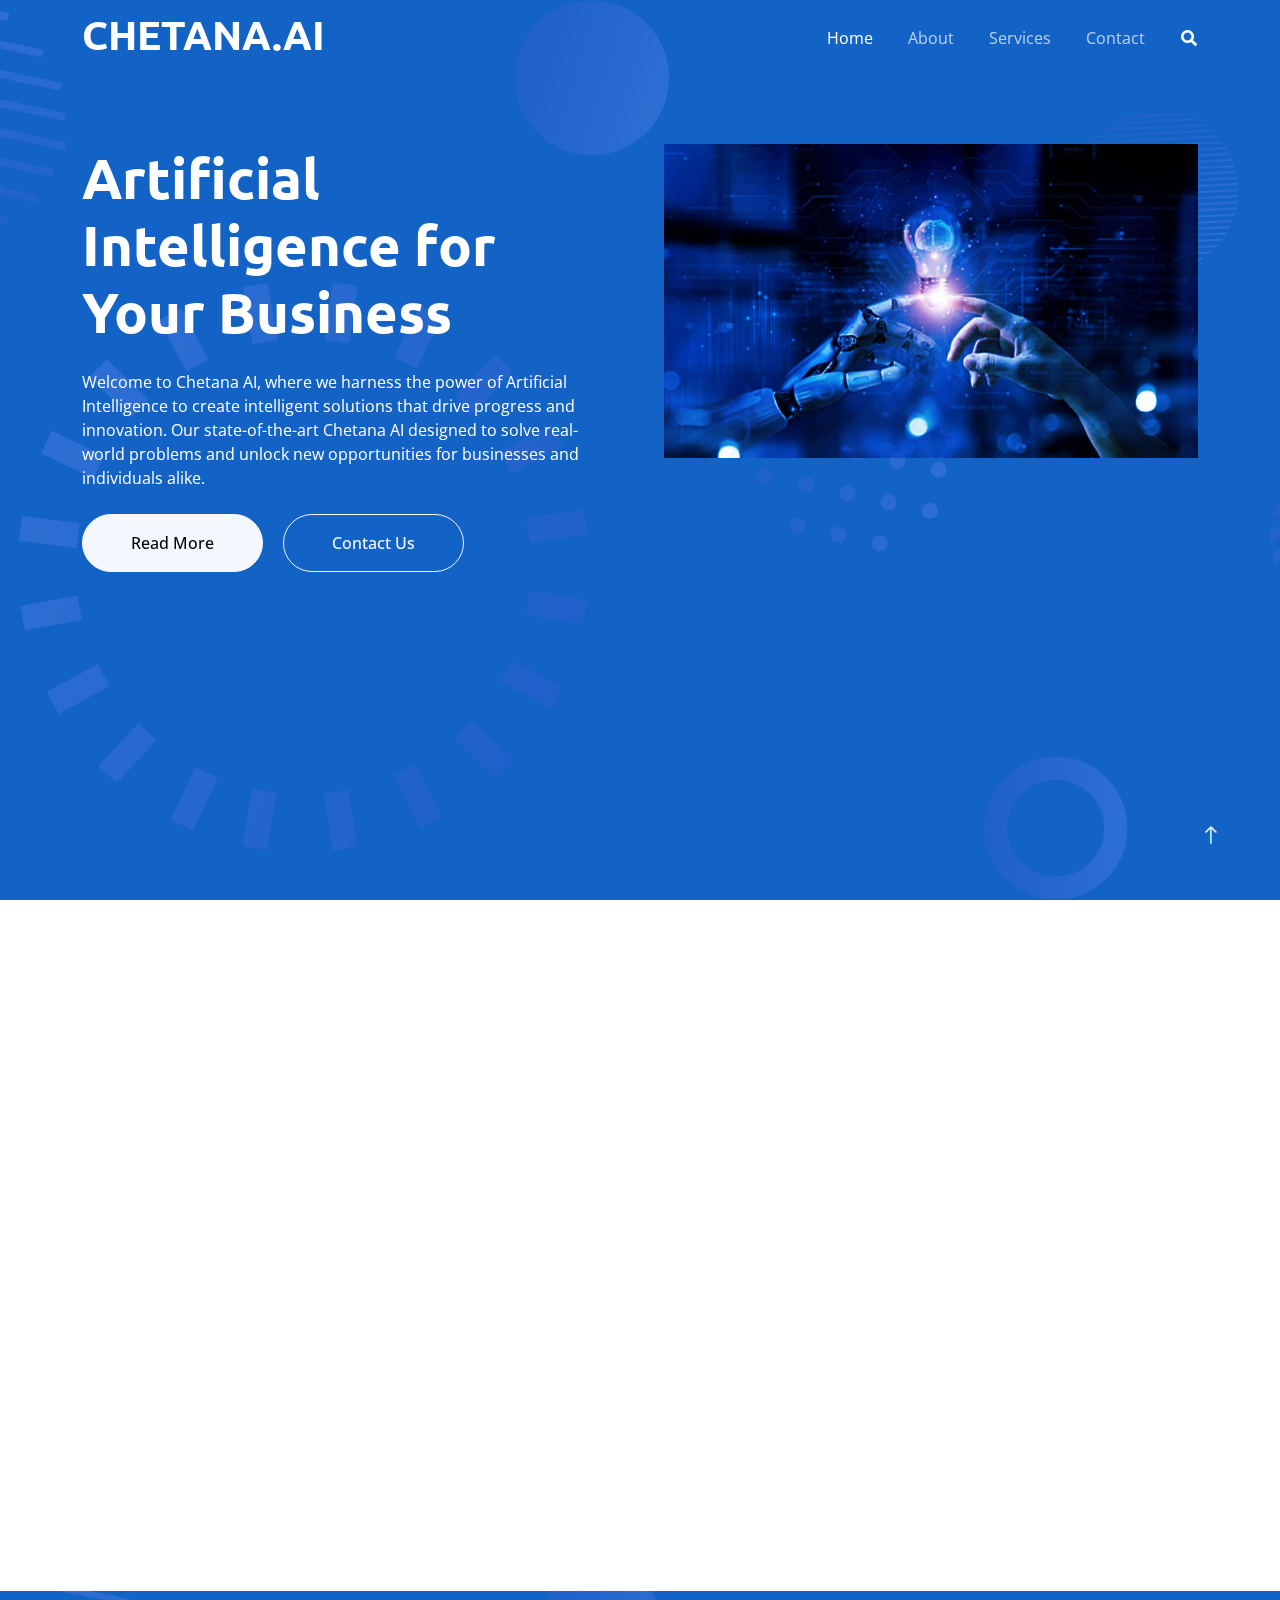
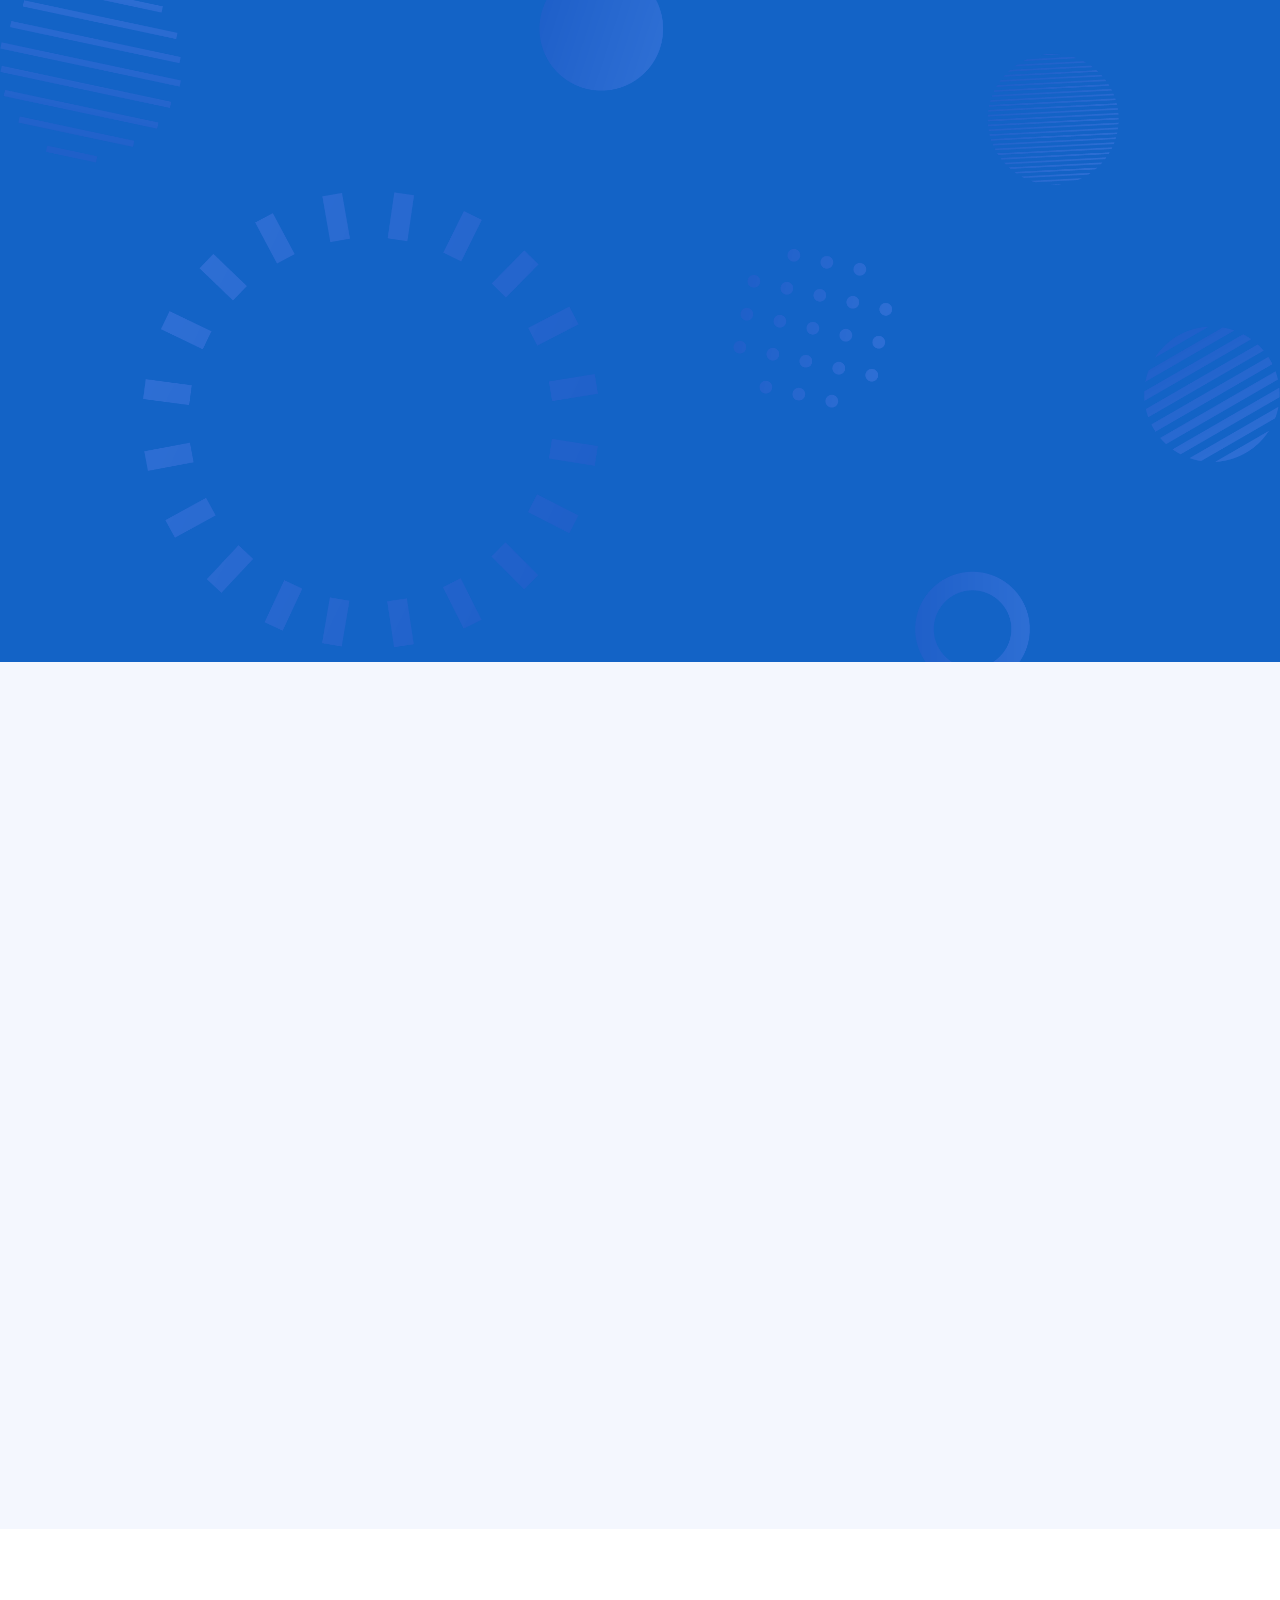
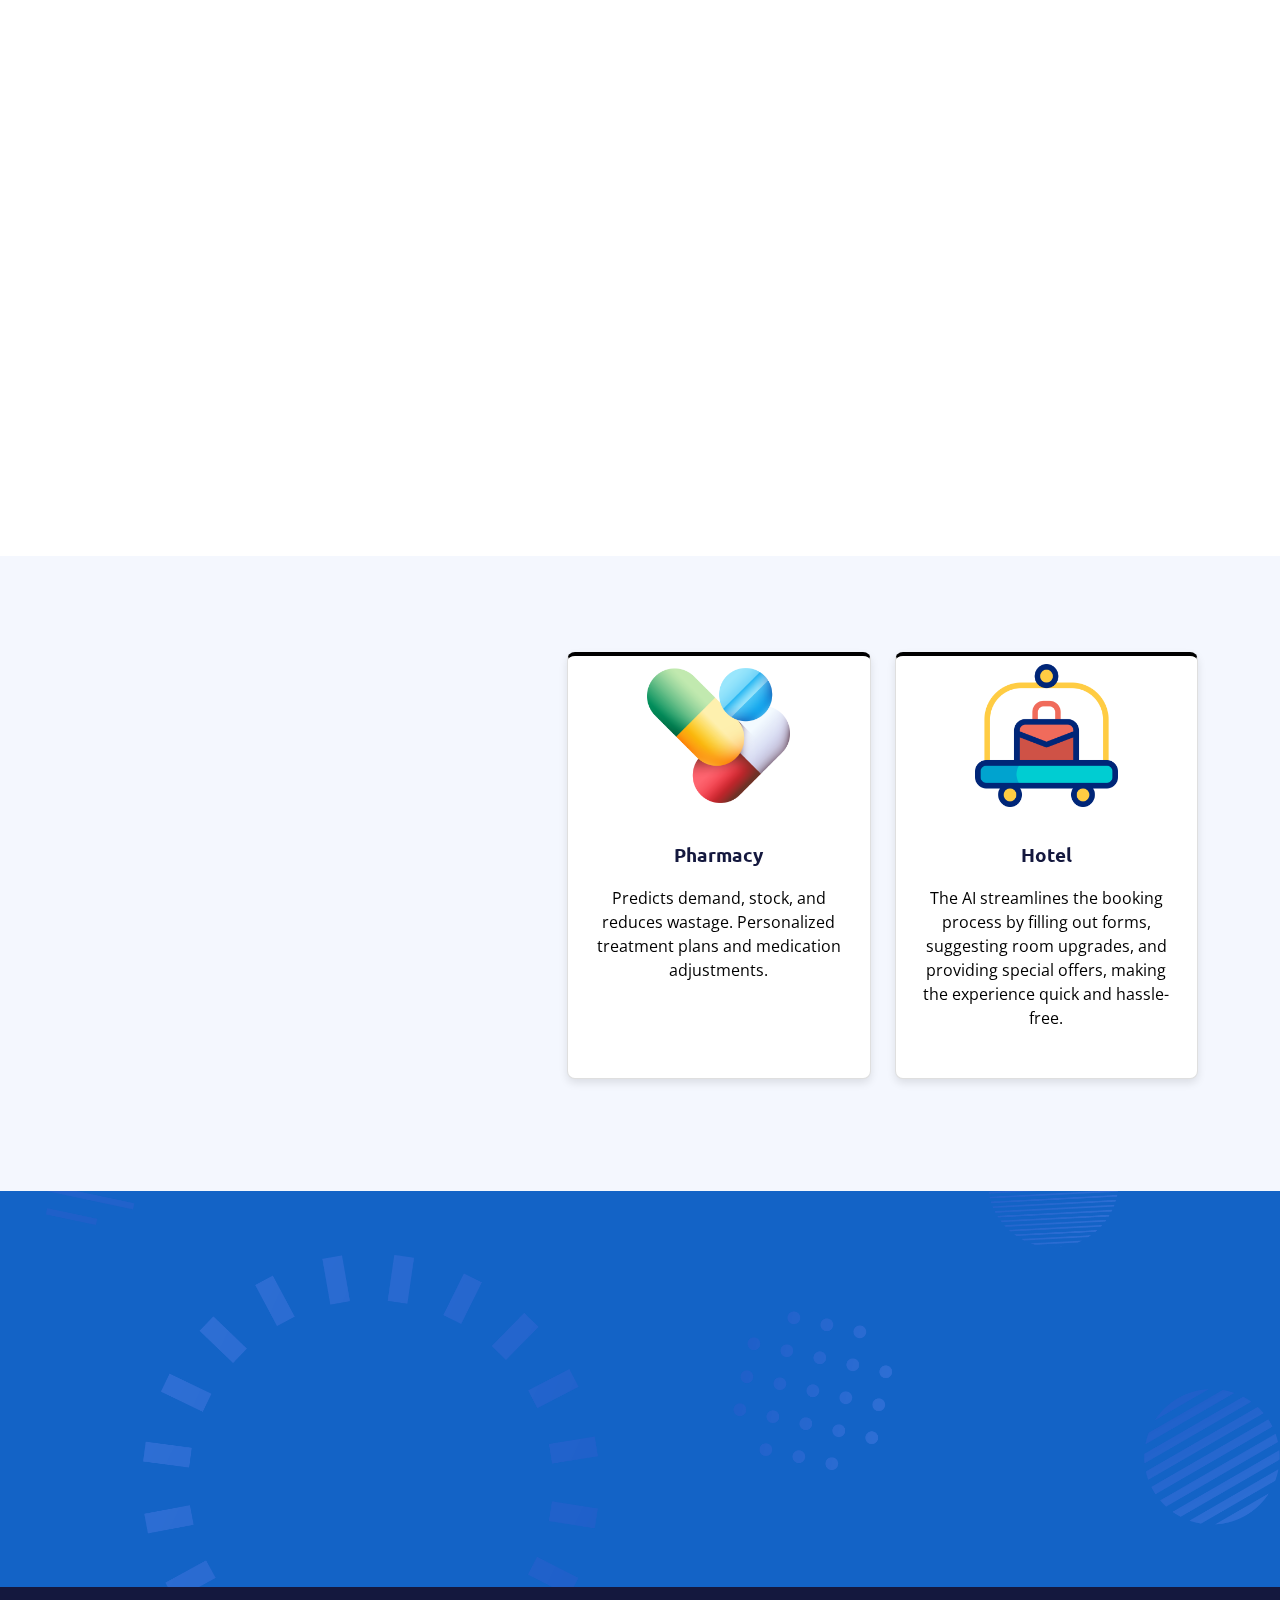
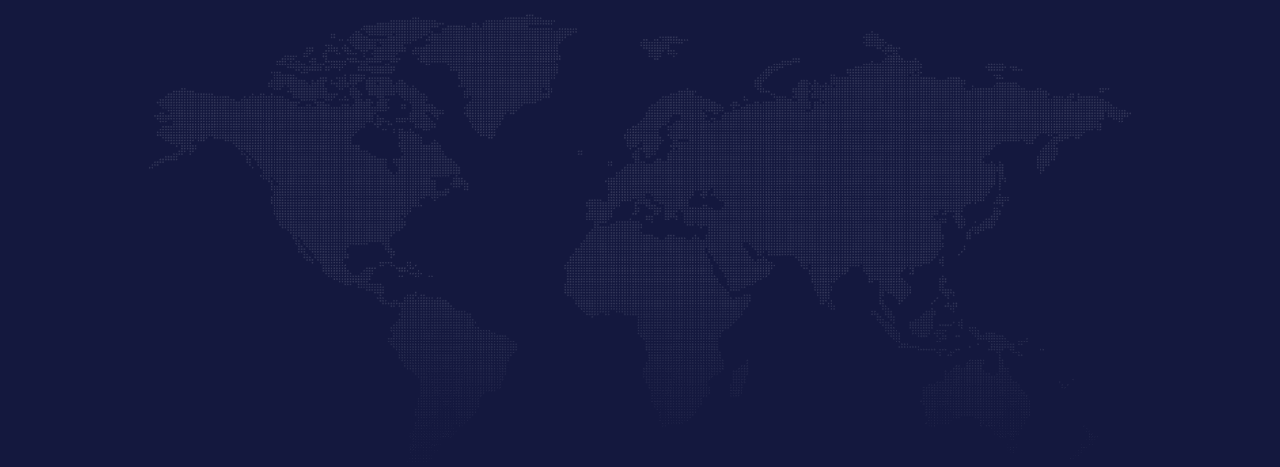
<file: index.html>
<!DOCTYPE html>
<html lang="en">

<head>
  <meta charset="utf-8" />
  <title>CHETANA-AI</title>
  <meta content="width=device-width, initial-scale=1.0" name="viewport" />
  <meta content="" name="keywords" />
  <meta content="" name="description" />

  <!-- Favicon -->
  <link href="img/favicon.ico" rel="icon" />

  <!-- Google Web Fonts -->
  <link rel="preconnect" href="https://fonts.googleapis.com" />
  <link rel="preconnect" href="https://fonts.gstatic.com" crossorigin />
  <link href="https://fonts.googleapis.com/css2?family=Open+Sans:wght@400;600&family=Ubuntu:wght@500;700&display=swap"
    rel="stylesheet" />

  <!-- Icon Font Stylesheet -->
  <link href="https://cdnjs.cloudflare.com/ajax/libs/font-awesome/5.10.0/css/all.min.css" rel="stylesheet" />
  <link href="https://cdn.jsdelivr.net/npm/bootstrap-icons@1.4.1/font/bootstrap-icons.css" rel="stylesheet" />

  <!-- Libraries Stylesheet -->
  <link href="lib/animate/animate.min.css" rel="stylesheet" />
  <link href="lib/owlcarousel/assets/owl.carousel.min.css" rel="stylesheet" />

  <!-- Customized Bootstrap Stylesheet -->
  <link href="css/bootstrap.min.css" rel="stylesheet" />

  <!-- Template Stylesheet -->
  <link href="css/style.css" rel="stylesheet" />
</head>

<body>
  <!-- Spinner Start -->
  <div id="spinner"
    class="show bg-white position-fixed translate-middle w-100 vh-100 top-50 start-50 d-flex align-items-center justify-content-center">
    <div class="spinner-grow text-primary" style="width: 3rem; height: 3rem" role="status">
      <span class="sr-only">Loading...</span>
    </div>
  </div>
  <!-- Spinner End -->

  <!-- Navbar Start -->
  <div class="container-fluid sticky-top">
    <div class="container">
      <nav class="navbar navbar-expand-lg navbar-dark p-0">
        <a href="index.html" class="navbar-brand">
          <h1 class="text-white">
            CHETANA<span class="text-white">.</span>AI
          </h1>
        </a>
        <button type="button" class="navbar-toggler ms-auto me-0" data-bs-toggle="collapse"
          data-bs-target="#navbarCollapse">
          <span class="navbar-toggler-icon"></span>
        </button>
        <div class="collapse navbar-collapse" id="navbarCollapse">
          <div class="navbar-nav ms-auto">
            <a href="index.html" class="nav-item nav-link active">Home</a>
            <a href="about.html" class="nav-item nav-link">About</a>
            <a href="service.html" class="nav-item nav-link">Services</a>
            <!-- <a href="project.html" class="nav-item nav-link">Projects</a> -->
            <a href="contact.html" class="nav-item nav-link">Contact</a>
            <!-- <div class="nav-item dropdown">
                            <a href="#" class="nav-link dropdown-toggle" data-bs-toggle="dropdown">Pages</a>
                            <div class="dropdown-menu bg-light mt-2">
                                <a href="feature.html" class="dropdown-item">Features</a>
                                <a href="team.html" class="dropdown-item">Our Team</a>
                                <a href="faq.html" class="dropdown-item">FAQs</a>
                                <a href="testimonial.html" class="dropdown-item">Testimonial</a>
                                <a href="404.html" class="dropdown-item">404 Page</a>
                            </div>
                        </div>  -->
          </div>
          <butaton type="button" class="btn text-white p-0 d-none d-lg-block" data-bs-toggle="modal"
            data-bs-target="#searchModal"><i class="fa fa-search"></i></butaton>
        </div>
      </nav>
    </div>
  </div>
  <!-- Navbar End -->

  <!-- Hero Start -->

  <style>
    .hero-header {
      min-height: 100vh;
      /* Adjust the height as needed */
    }
    

    </style>

  <div class="container-fluid pt-5 bg-primary hero-header mb-5">
    <div class="container pt-5" >
      <div class="row g-5 pt-5 hero-first-container" >
        <div class="col-lg-6 text-center text-lg-start mb-lg-5 hero-left">
          <!-- <div class="btn btn-sm border rounded-pill text-white px-3 mb-3 animated slideInRight">AI.Tech</div> -->
          <h1 class="display-4 text-white mb-4 animated slideInRight">
            Artificial Intelligence for Your Business
          </h1>
          <p class="text-white mb-4 animated slideInRight">
            Welcome to Chetana AI, where we harness the power of Artificial
            Intelligence to create intelligent solutions that drive progress
            and innovation. Our state-of-the-art Chetana AI designed to solve
            real-world problems and unlock new opportunities for businesses
            and individuals alike.
          </p>
          <a href="about.html" class="btn btn-light py-sm-3 px-sm-5 rounded-pill me-3 animated slideInRight">Read
            More</a>
          <a href="contact.html"
            class="btn btn-outline-light py-sm-3 px-sm-5 rounded-pill animated slideInRight">Contact Us</a>
        </div>
        <style>
          .transparent-image {
            opacity: 1.2;
            /* Adjust the opacity as needed */
            mix-blend-mode: hard-light;
            /* Adjust blend mode as needed */
            transition: opacity 0.3s ease;
            /* min-height: 100vh ; */
            /* min-width: 50vh; */
          }

          .transparent-image:hover {
            opacity: 0.9;
            /* Optionally change opacity on hover */
          }
        </style>
        <div class="col-lg-6 text-center text-lg-end hero-right">
          <img class="img-fluid transparent-image" src="img/image1robo.jpg" alt="" />
          <!-- old one <img class="img-fluid" src="img/image1robo.jpg" alt="" /> -->
        </div>
      </div>
    </div>
  </div>
  <!-- Hero End -->

  <!-- Full Screen Search Start -->
  <div class="modal fade" id="searchModal" tabindex="-1">
    <div class="modal-dialog modal-fullscreen">
      <div class="modal-content" style="background: rgba(20, 24, 62, 0.7)">
        <div class="modal-header border-0">
          <button type="button" class="btn btn-square bg-white btn-close" data-bs-dismiss="modal"
            aria-label="Close"></button>
        </div>
        <div class="modal-body d-flex align-items-center justify-content-center">
          <div class="input-group" style="max-width: 600px">
            <input type="text" class="form-control bg-transparent border-light p-3" placeholder="Type search keyword" />
            <button class="btn btn-light px-4">
              <i class="bi bi-search"></i>
            </button>
          </div>
        </div>
      </div>
    </div>
  </div>
  <!-- Full Screen Search End -->

  <!-- About Start -->
  <div class="container-fluid py-5">
    <div class="container">
      <div class="row g-5 align-items-center">
        <div class="col-lg-6 wow fadeIn" data-wow-delay="0.1s">
          <div class="about-img">
            <img class="img-fluid" src="img/newabout.jpg" />
          </div>
        </div>
        <div class="col-lg-6 wow fadeIn" data-wow-delay="0.5s">
          <div class="btn btn-sm border rounded-pill text-primary px-3 mb-3">
            About Us
          </div>
          <h1 class="mb-4">
            We Make Your Business Smarter with Artificial Intelligence
          </h1>
          <p class="mb-4">
            At AI Innovators, our mission is to advance the capabilities of AI
            to benefit humanity. We strive to push the boundaries of what's
            possible, developing AI systems that are ethical, transparent, and
            impactful.
          </p>
          <p class="mb-4">
            Our team is composed of leading experts in machine learning, data
            science, and artificial intelligence. With diverse backgrounds and
            a shared passion for innovation, we work collaboratively to bring
            the latest AI advancements to life.
          </p>
          <div class="row g-3">
            <div class="col-sm-6">
              <h6 class="mb-3">
                <i class="fa fa-check text-primary me-2"></i>Convenient
              </h6>
              <h6 class="mb-0">
                <i class="fa fa-check text-primary me-2"></i>Professional
                Staff
              </h6>
            </div>
            <div class="col-sm-6">
              <h6 class="mb-3">
                <i class="fa fa-check text-primary me-2"></i>24/7 Support
              </h6>
              <h6 class="mb-0">
                <i class="fa fa-check text-primary me-2"></i>Fair Prices
              </h6>
            </div>
          </div>
          <div class="d-flex align-items-center mt-4">
            <a class="btn btn-primary rounded-pill px-4 me-3" href="about.html">Read More</a>
            <!-- <a class="btn btn-outline-primary btn-square me-3" href=""
                ><i class="fab fa-facebook-f"></i
              ></a>
              <a class="btn btn-outline-primary btn-square me-3" href=""
                ><i class="fab fa-twitter"></i
              ></a>
              <a class="btn btn-outline-primary btn-square me-3" href=""
                ><i class="fab fa-instagram"></i
              ></a>
              <a class="btn btn-outline-primary btn-square" href=""
                ><i class="fab fa-linkedin-in"></i
              ></a> -->
          </div>
        </div>
      </div>
    </div>
  </div>
  <!-- About End -->

  <!-- Service Start -->
  <!-- <div class="container-fluid bg-light mt-5 py-5">
      <div class="container py-5">
        <div class="row g-5 align-items-center">
          <div class="col-lg-5 wow fadeIn" data-wow-delay="0.1s">
            <div class="btn btn-sm border rounded-pill text-primary px-3 mb-3">
              Our Services
            </div>
            <h1 class="mb-4">Our Excellent AI Solutions for Your Business</h1>
            <p class="mb-4">
              Our AI consulting services help businesses identify opportunities
              to leverage AI for growth and efficiency. From strategy
              development to implementation, we provide end-to-end support to
              ensure success.
            </p>
            <a class="btn btn-primary rounded-pill px-4" href="">Read More</a>
          </div>
          <div class="col-lg-7">
            <div class="row g-4">
              <div class="col-md-6">
                <div class="row g-4">
                  <div class="col-12 wow fadeIn" data-wow-delay="0.1s">
                    <div
                      class="service-item d-flex flex-column justify-content-center text-center rounded"
                    >
                      <div class="service-icon btn-square">
                        <i class="fa fa-robot fa-2x"></i>
                      </div>
                      <h5 class="mb-3">Robotic Automation</h5>
                      <p>
                        Revolutionizing industries by enhancing efficiency,
                        accuracy, and productivity by reducing human error and
                        operational costs.
                      </p>
                      <a class="btn px-3 mt-auto mx-auto" href="">Read More</a>
                    </div>
                  </div>
                  <div class="col-12 wow fadeIn" data-wow-delay="0.5s">
                    <div
                      class="service-item d-flex flex-column justify-content-center text-center rounded"
                    >
                      <div class="service-icon btn-square">
                        <i class="fa fa-power-off fa-2x"></i>
                      </div>
                      <h5 class="mb-3">Machine learning</h5>
                      <p>
                        Enables systems to learn and improve from experience
                        without explicit programming.
                      </p>
                      <a class="btn px-3 mt-auto mx-auto" href="">Read More</a>
                    </div>
                  </div>
                </div>
              </div>
              <div class="col-md-6 pt-md-4">
                <div class="row g-4">
                  <div class="col-12 wow fadeIn" data-wow-delay="0.3s">
                    <div
                      class="service-item d-flex flex-column justify-content-center text-center rounded"
                    >
                      <div class="service-icon btn-square">
                        <i class="fa fa-graduation-cap fa-2x"></i>
                      </div>
                      <h5 class="mb-3">Education & Science</h5>
                      <p>
                        Transforming education by providing personalized
                        learning experiences tailored to each student's needs.
                        Accelerates research and discovery by analyzing vast
                        amounts of data quickly and accurately.
                      </p>
                      <a class="btn px-3 mt-auto mx-auto" href="">Read More</a>
                    </div>
                  </div>
                  <div class="col-12 wow fadeIn" data-wow-delay="0.7s">
                    <div
                      class="service-item d-flex flex-column justify-content-center text-center rounded"
                    >
                      <div class="service-icon btn-square">
                        <i class="fa fa-brain fa-2x"></i>
                      </div>
                      <h5 class="mb-3">Predictive Analysis</h5>
                      <p>
                        Enhances predictive analysis by leveraging advanced
                        machine learning algorithms to analyze historical data
                        and identify trends and patterns.
                      </p>
                      <a class="btn px-3 mt-auto mx-auto" href="">Read More</a>
                    </div>
                  </div>
                </div>
              </div>
            </div>
          </div>
        </div>
      </div> -->
  <!-- </div> -->
  <!-- Service End -->

  <!-- Feature Start -->
  <div class="container-fluid bg-primary feature pt-5">
    <div class="container pt-5">
      <div class="row g-5">
        <div class="col-lg-6 align-self-center mb-md-5 pb-md-5 wow fadeIn" data-wow-delay="0.3s">
          <div class="btn btn-sm border rounded-pill text-white px-3 mb-3">
            OUR PRODUCTS
          </div>
          <style>
            .icon-box{
              min-width: 30px !important;
              height: 30px !important;
              margin-right: 10px;
            }
          </style>
          <h1 class="text-white mb-4">TECHMATE</h1>
          <p class="text-light mb-4">Your Learning Buddy</p>
          <div class="d-flex align-items-center text-white mb-3">
            <div class="btn-sm-square bg-white text-primary rounded-circle me-3 icon-box">
              <i class="fa fa-check"></i>
            </div>
            <span>
              Tailored Tools for Students and Educators
            </span>
          </div>
          <div class="d-flex align-items-center text-white mb-3">
            <div class="btn-sm-square bg-white text-primary rounded-circle me-3 icon-box">
              <i class="fa fa-check"></i>
            </div>
            <span>
              Real-Time Chat Interface that answers to computer science
              queries instantly.
            </span>
          </div>
          <div class="d-flex align-items-center text-white mb-3">
            <div class="btn-sm-square bg-white text-primary rounded-circle me-3 icon-box">
              <i class="fa fa-check"></i>
            </div>
            <span>Code Transpiler to translate and optimize code across multiple
              programming languages.</span>
          </div>
          <div class="d-flex align-items-center text-white mb-3">
            <div class="btn-sm-square bg-white text-primary rounded-circle me-3 icon-box">
              <i class="fa fa-check"></i>
            </div>
            <span>Mock Interview Simulator for practicing job-specific AI
              interviews with role-specific questions.</span>
          </div>
          <div class="row g-4 pt-3">
            <div class="col-sm-6">
              <a class="btn btn-outline-light py-sm-3 px-sm-5 rounded-pill animated slideInRight"
                href="https://techmatebot.com" target="_blank">Demo</a>
              <!-- <div class="d-flex rounded p-3" style="background: rgba(256, 256, 256, 0.1);">
                                <i class="fa fa-users fa-3x text-white"></i>
                                <div class="ms-3">
                                    <h2 class="text-white mb-0" data-toggle="counter-up">9999</h2>
                                    <p class="text-white mb-0">Happy Clients</p>
                                </div>
                            </div> -->
            </div>
            <div class="col-sm-6">
              <!-- <div class="d-flex rounded p-3" style="background: rgba(256, 256, 256, 0.1);"> -->
              <!-- <i class="fa fa-check fa-3x text-white"></i> -->
              <!-- <div class="ms-3">
                                    <h2 class="text-white mb-0" data-toggle="counter-up">9999</h2>
                                    <p class="text-white mb-0">Project Complete</p>
                                </div> -->
              <!-- </div> -->
            </div>
          </div>
        </div>
        <div class="col-lg-6 align-self-end text-center text-md-end wow fadeIn" data-wow-delay="0.5s">
          <img class="img-fluid" src="img/feature.png" alt="" />
        </div>
      </div>
    </div>
  </div>
  <!-- Feature End -->

  <!-- Case Start -->
  <div class="container-fluid bg-light py-5">
    <div class="container py-5">
      <div class="mx-auto text-center wow fadeIn" data-wow-delay="0.1s" style="max-width: 500px">
        <div class="btn btn-sm border rounded-pill text-primary px-3 mb-3">
          Insights
        </div>
        <h1 class="mb-4">Explore Our Recent AI TECHMATE</h1>
      </div>
      <div class="row g-4">
        <div class="col-lg-4 wow fadeIn" data-wow-delay="0.3s">
          <div class="case-item position-relative overflow-hidden rounded mb-2">
            <img class="img-fluid transpiler" src="img/transpiler_new.png" alt="Transpiler" />
            <a class="case-overlay text-decoration-none" href="">
              <small>Transpiler</small>
              <h5 class="lh-base text-white mb-3">
                Translates code from one language to another.
              </h5>
            </a>
          </div>
        </div>
        <style>
          .transpiler {
              height: 100%;
              width: 100%;
              object-fit: cover; /* Ensures the image covers the entire box */
          }
          .case-item {
              height: 500px; /* Ensure consistent height for each box */
          }
      </style>
        <div class="col-lg-4 wow fadeIn" data-wow-delay="0.5s">
          <div class="case-item position-relative overflow-hidden rounded mb-2">
            <img class="img-fluid transpiler" src="img/chat.png" alt="ChatBot" />
            <a class="case-overlay text-decoration-none" href="">
              <small>ChatBot</small>
              <h5 class="lh-base text-white mb-3">
                Answers all queries related to computer science.
              </h5>
            </a>
          </div>
        </div>
        <div class="col-lg-4 wow fadeIn" data-wow-delay="0.7s">
          <div class="case-item position-relative overflow-hidden rounded mb-2">
            <img class="img-fluid transpiler" src="img/interview.png" alt="Mock Interview" />
            <a class="case-overlay text-decoration-none" href="">
              <small>Mock Interview</small>
              <h5 class="lh-base text-white mb-3">
                Prepares for real-time interview experience with the help of AI.
              </h5>
            </a>
          </div>
        </div>
      </div>
    </div>
  </div>
  <!-- Case End -->

  <!-- FAQs Start -->
  <div class="container-fluid py-5">
    <div class="container py-5">
      <div class="mx-auto text-center wow fadeIn" data-wow-delay="0.1s" style="max-width: 500px">
        <div class="btn btn-sm border rounded-pill text-primary px-3 mb-3">
          Popular FAQs
        </div>
        <h1 class="mb-4">Frequently Asked Questions</h1>
      </div>
      <div class="row">
        <div class="col-lg-6">
          <div class="accordion" id="accordionFAQ1">
            <div class="accordion-item wow fadeIn" data-wow-delay="0.1s">
              <h2 class="accordion-header" id="headingOne">
                <button class="accordion-button collapsed" type="button" data-bs-toggle="collapse"
                  data-bs-target="#collapseOne" aria-expanded="false" aria-controls="collapseOne">
                  How do I get started with Chetana AI?
                </button>
              </h2>
              <div id="collapseOne" class="accordion-collapse collapse" aria-labelledby="headingOne"
                data-bs-parent="#accordionFAQ1">
                <div class="accordion-body">
                  To get started with Chetana AI, you can contact our sales team for a consultation. We will guide you
                  through the process of integrating and leveraging Chetana AI for your business needs.
                </div>
              </div>
            </div>
            <div class="accordion-item wow fadeIn" data-wow-delay="0.2s">
              <h2 class="accordion-header" id="headingTwo">
                <button class="accordion-button collapsed" type="button" data-bs-toggle="collapse"
                  data-bs-target="#collapseTwo" aria-expanded="false" aria-controls="collapseTwo">
                  How does AI benefit businesses?
                </button>
              </h2>
              <div id="collapseTwo" class="accordion-collapse collapse" aria-labelledby="headingTwo"
                data-bs-parent="#accordionFAQ1">
                <div class="accordion-body">
                  AI can automate repetitive tasks, analyze large sets of data
                  to gain insights, improve customer experiences through
                  personalized services, and enhance decision-making processes
                  by providing predictive analytics.
                </div>
              </div>
            </div>
            <div class="accordion-item wow fadeIn" data-wow-delay="0.3s">
              <h2 class="accordion-header" id="headingThree">
                <button class="accordion-button collapsed" type="button" data-bs-toggle="collapse"
                  data-bs-target="#collapseThree" aria-expanded="false" aria-controls="collapseThree">
                  How can Chetana AI help in the pharmacy industry?
                </button>
              </h2>
              <div id="collapseThree" class="accordion-collapse collapse" aria-labelledby="headingThree"
                data-bs-parent="#accordionFAQ1">
                <div class="accordion-body">
                  Chetana AI revolutionizes pharmacy operations by enhancing
                  efficiency and accuracy in predicting demand, optimizing
                  stock levels, and reducing wastage. It also helps in
                  creating personalized treatment plans, assisting in customer
                  queries, scheduling appointments, and providing medication
                  reminders.
                </div>
              </div>
            </div>
            <div class="accordion-item wow fadeIn" data-wow-delay="0.4s">
              <h2 class="accordion-header" id="headingFour">
                <button class="accordion-button collapsed" type="button" data-bs-toggle="collapse"
                  data-bs-target="#collapseFour" aria-expanded="true" aria-controls="collapseFour">
                  Is Chetana AI scalable for large enterprises?
                  </button>
                </h2>
                <div
                  id="collapseFour"
                  class="accordion-collapse collapse"
                  aria-labelledby="headingFour"
                  data-bs-parent="#accordionFAQ1"
                >
                  <div class="accordion-body">
                    Yes, Chetana AI is scalable and can handle the demands of large enterprises, ensuring robust performance and reliability even with high volumes of data and interactions.
                  </div>
                </div>
              </div>
            </div>
          </div>
          <div class="col-lg-6">
            <div class="accordion" id="accordionFAQ2">
              <div class="accordion-item wow fadeIn" data-wow-delay="0.5s">
                <h2 class="accordion-header" id="headingFive">
                  <button
                    class="accordion-button collapsed"
                    type="button"
                    data-bs-toggle="collapse"
                    data-bs-target="#collapseFive"
                    aria-expanded="false"
                    aria-controls="collapseFive"
                  >
                  What are the system requirements for using Chetana AI?
                  </button>
                </h2>
                <div
                  id="collapseFive"
                  class="accordion-collapse collapse"
                  aria-labelledby="headingFive"
                  data-bs-parent="#accordionFAQ2"
                >
                  <div class="accordion-body">
                    Chetana AI is cloud-based, meaning you only need a stable internet connection and a compatible device to access its features and benefits.
                  </div>
                </div>
              </div>
              <div class="accordion-item wow fadeIn" data-wow-delay="0.6s">
                <h2 class="accordion-header" id="headingSix">
                  <button
                    class="accordion-button collapsed"
                    type="button"
                    data-bs-toggle="collapse"
                    data-bs-target="#collapseSix"
                    aria-expanded="false"
                    aria-controls="collapseSix"
                  >
                  What kind of support is available for businesses using Chetana AI?
                </button>
              </h2>
              <div id="collapseSix" class="accordion-collapse collapse" aria-labelledby="headingSix"
                data-bs-parent="#accordionFAQ2">
                <div class="accordion-body">
                  We offer 24/7 customer support, including technical assistance, training, and regular updates to
                  ensure that businesses get the most out of Chetana AI.
                </div>
              </div>
            </div>
            <div class="accordion-item wow fadeIn" data-wow-delay="0.7s">
              <h2 class="accordion-header" id="headingSeven">
                <button class="accordion-button collapsed" type="button" data-bs-toggle="collapse"
                  data-bs-target="#collapseSeven" aria-expanded="false" aria-controls="collapseSeven">
                  How does AI benefit the hotel industry?
                </button>
              </h2>
              <div id="collapseSeven" class="accordion-collapse collapse" aria-labelledby="headingSeven"
                data-bs-parent="#accordionFAQ2">
                <div class="accordion-body">
                  AI can improve guest experiences by offering personalized
                  services, automating check-in/check-out processes, managing
                  reservations, and providing 24/7 customer support through
                  chatbots. It can also optimize resource management and
                  energy consumption.
                </div>
              </div>
            </div>
            <div class="accordion-item wow fadeIn" data-wow-delay="0.8s">
              <h2 class="accordion-header" id="headingEight">
                <button class="accordion-button collapsed" type="button" data-bs-toggle="collapse"
                  data-bs-target="#collapseEight" aria-expanded="false" aria-controls="collapseEight">
                  How is AI integrated into mobile applications?
                </button>
              </h2>
              <div id="collapseEight" class="accordion-collapse collapse" aria-labelledby="headingEight"
                data-bs-parent="#accordionFAQ2">
                <div class="accordion-body">
                  AI is integrated into mobile applications through APIs and
                  SDKs that allow developers to add features such as voice
                  recognition, image processing, natural language processing,
                  and predictive analytics to enhance user experience and
                  functionality.
                </div>
              </div>
            </div>
          </div>
        </div>
      </div>
    </div>
  </div>
  <!-- FAQs Start -->

  <!-- Team Start -->

  <!-- the working without transition code -->
  <style>
    .card {
      /* width: 190px; */
      height: 60vh;
      padding: 0.5rem;
      background-color: white;
      /* Adjust background color */
      border-radius: 8px;
      box-shadow: 0px 4px 8px rgba(0, 0, 0, 0.1);
      color: black;
      transition: background-color 0.4s ease, color 0.4s ease;
      margin-bottom: 1rem;
      display: flex;
      flex-direction: column;
      justify-content: space-between;
      border-top: 4px solid black;
      position: relative;
      /* align-items: center; */
    }

    .card:hover {
      background-color: #3c72b4;
      /* Background color on hover */
      color: white;
    }

    .pharmacy-icon {
      /* width: 50px;
        height: 70px; */
      max-width: 20%;
      height: 30%;
      /* margin-top: 130px;
        margin-left: 120px; */
      text-align: center;
      vertical-align: middle;
    }

    .hotel-icon {
      max-width: 20%;
      height: 30%;
      text-align: center;
      vertical-align: middle;
    }

    /* .align {
        display: flex;
        gap: 5px;
        align-items: center;
      } */

    .red {
      width: 10px;
      height: 10px;
      /* border-radius: 50%; */
      /* background-color: #ff605c; */
    }

    .yellow {
      width: 10px;
      height: 10px;
      border-radius: 50%;
      /* background-color: #ffbd44; */
    }

    .green {
      width: 10px;
      height: 10px;
      border-radius: 50%;
      background-color: #00ca4e;
    }

    .card h1 {
      text-align: center;
      margin: 20px 0;
      /* margin-top: 1rem; */
      font-size: 1.2rem;
      /* Adjust font size */
    }

    .card-img-top {
      width: 50%;
      height: auto;
      display: block;
      margin: 0 auto;
    }

    .pharmacy-icon-container {
      position: absolute;
      /* bottom: 10px; */
      left: 50%;
      transform: translateX(-50%);
      max-width: 20%;
      height: 20%;
      margin-top: 20px;
    }
  </style>

  <style>
    .card-container {
      position: relative;
      box-shadow: 0 10px 15px rgba(0, 0, 0, 0.1);
      width: 12rem;
      /* 48px */
      height: 16rem;
      /* 64px */
      overflow: hidden;
      border-radius: 1rem;
      /* 1rem corresponds to 16px */
      background-color: #3d3c3d;
    }

    .card-content {
      position: static;
      padding: 20px;
      margin: 20px;
      margin-top: 90px;
      /* text-align: center; */
      display: flex;
      align-items: center;
      justify-content: center;
      /* color: white; */
      z-index: 1;
      opacity: 0.9;
      border-radius: 1rem;
      /* 1rem corresponds to 16px */
      inset: 0.125rem;
      /* 0.5px */
      /* background-color: #323132; */
    }



    .card-blur {
      position: absolute;
      width: 14rem;
      /* 56px */
      height: 12rem;
      /* 48px */
      background-color: white;
      filter: blur(50px);
      left: -50%;
      top: -50%;
    }
  </style>

  <div class="container-fluid bg-light py-5">
    <div class="container py-5">
      <div class="row g-5 align-items-center">
        <div class="col-lg-5 wow fadeIn" data-wow-delay="0.1s">
          <div class="btn btn-sm border rounded-pill text-primary px-3 mb-3">
            Our Future Products
          </div>
          <h1 class="mb-4">
            Stay updated with the latest trends and advancements in AI.
          </h1>
          <!-- <a class="btn btn-primary rounded-pill px-4" href="#">Read More</a> -->
        </div>

        <div class="col-lg-7">
          <div class="row">
            <!-- Swapped and updated second card -->
            <div class="col-md-6 mb-3">
              <div class="card mb-4 h-100">
                <img class="card-img-top" src="/img/drugs.png" alt="Pharmacy Icon">
                <div class="card-body">
                  <div class="align">
                    <h1 class="card-title">Pharmacy</h1>
                    <p class="card-text text-center">
                      Predicts demand, stock, and reduces wastage.
                      Personalized treatment plans and medication adjustments.
                    </p>
                  </div>
                </div>
              </div>
            </div>
            <!-- Swapped and updated first card -->
            <div class="col-md-6 mb-3">
              <div class="card mb-4 h-100">
                <img class="card-img-top" src="/img/luggage-cart.png" alt="Hotel Icon">
                <div class="card-body">
                  <div class="align">
                    <h1 class="card-title">Hotel</h1>
                    <p class="card-text text-center">
                      The AI streamlines the booking process by filling out
                      forms, suggesting room upgrades, and providing special
                      offers, making the experience quick and hassle-free.
                    </p>
                  </div>
                </div>
              </div>
            </div>

          </div>
        </div>
      </div>
    </div>
  </div>

  <!-- Team End -->

  <!-- Testimonial Start -->
  <!-- <div class="container-xxl py-5">
        <div class="container py-5">
            <div class="row g-5">
                <div class="col-lg-5 wow fadeIn" data-wow-delay="0.1s">
                    <div class="btn btn-sm border rounded-pill text-primary px-3 mb-3">Testimonial</div>
                    <h1 class="mb-4">What Say Our Clients!</h1>
                    <p class="mb-4">Tempor erat elitr rebum at clita. Diam dolor diam ipsum et tempor sit. Aliqu diam
                        amet diam et eos labore. Clita erat ipsum et lorem et sit, sed stet no labore lorem sit. Sanctus
                        clita duo justo et tempor eirmod magna dolore erat amet</p>
                    <a class="btn btn-primary rounded-pill px-4" href="">Read More</a>
                </div>
                <div class="col-lg-7 wow fadeIn" data-wow-delay="0.5s">
                    <div class="owl-carousel testimonial-carousel border-start border-primary">
                        <div class="testimonial-item ps-5">
                            <i class="fa fa-quote-left fa-2x text-primary mb-3"></i>
                            <p class="fs-4">Aliqu diam amet diam et eos labore. Clita erat ipsum et lorem et sit, sed stet no labore lorem sit. Sanctus clita duo justo et tempor eirmod magna dolore erat amet</p>
                            <div class="d-flex align-items-center">
                                <img class="img-fluid flex-shrink-0 rounded-circle" src="img/testimonial-1.jpg"
                                    style="width: 60px; height: 60px;">
                                <div class="ps-3">
                                    <h5 class="mb-1">Client Name</h5>
                                    <span>Profession</span>
                                </div>
                            </div>
                        </div>
                        <div class="testimonial-item ps-5">
                            <i class="fa fa-quote-left fa-2x text-primary mb-3"></i>
                            <p class="fs-4">Aliqu diam amet diam et eos labore. Clita erat ipsum et lorem et sit, sed stet no labore lorem sit. Sanctus clita duo justo et tempor eirmod magna dolore erat amet</p>
                            <div class="d-flex align-items-center">
                                <img class="img-fluid flex-shrink-0 rounded-circle" src="img/testimonial-2.jpg"
                                    style="width: 60px; height: 60px;">
                                <div class="ps-3">
                                    <h5 class="mb-1">Client Name</h5>
                                    <span>Profession</span>
                                </div>
                            </div>
                        </div>
                        <div class="testimonial-item ps-5">
                            <i class="fa fa-quote-left fa-2x text-primary mb-3"></i>
                            <p class="fs-4">Aliqu diam amet diam et eos labore. Clita erat ipsum et lorem et sit, sed stet no labore lorem sit. Sanctus clita duo justo et tempor eirmod magna dolore erat amet</p>
                            <div class="d-flex align-items-center">
                                <img class="img-fluid flex-shrink-0 rounded-circle" src="img/testimonial-3.jpg"
                                    style="width: 60px; height: 60px;">
                                <div class="ps-3">
                                    <h5 class="mb-1">Client Name</h5>
                                    <span>Profession</span>
                                </div>
                            </div>
                        </div>
                    </div>
                </div>
            </div>
        </div>
    </div> -->
  <!-- Testimonial End -->

  <!-- Newsletter Start -->
  <div class="container-fluid bg-primary newsletter py-5">
    <div class="container">
      <div class="row g-5 align-items-center">
        <div class="col-md-5 ps-lg-0 pt-5 pt-md-0 text-start wow fadeIn" data-wow-delay="0.3s">
          <img class="img-fluid" src="img/newsletter.png" alt="" />
        </div>
        <div class="col-md-7 py-5 newsletter-text wow fadeIn" data-wow-delay="0.5s">
          <div class="btn btn-sm border rounded-pill text-white px-3 mb-3">
            Newsletter
          </div>
          <h1 class="text-white mb-4">Let's subscribe the newsletter</h1>
          <div class="position-relative w-100 mt-3 mb-2">
            <input class="form-control border-0 rounded-pill w-100 ps-4 pe-5" type="text" placeholder="Enter Your Email"
              style="height: 48px" />
            <button type="button" class="btn shadow-none position-absolute top-0 end-0 mt-1 me-2">
              <i class="fa fa-paper-plane text-primary fs-4"></i>
            </button>
          </div>
          <small class="text-white-50">Connect with us and stay updated</small>
        </div>
      </div>
    </div>
  </div>
  <!-- Newsletter End -->

    <!-- Footer Start -->
    <div class="container-fluid bg-dark text-white-50 footer pt-5">
      <div class="container py-5">
        <div class="row g-5">
          <div class="col-md-6 col-lg-3 wow fadeIn" data-wow-delay="0.1s">
            <a href="index.html" class="d-inline-block mb-3">
              <h1 class="text-white">
                CHETANA<span class="text-primary"> </span>AI
              </h1>
            </a>
            <p class="mb-0"></p>
          </div>
          <div class="col-md-6 col-lg-3 wow fadeIn" data-wow-delay="0.3s">
            <h5 class="text-white mb-4">Get In Touch</h5>
            <p>
              <i class="fa fa-map-marker-alt me-3"></i>Arena-3, 3rd Floor, STPI
              ELITE Building, Gothapatna, Khordha, Odisha - 751003
            </p>
            <p><i class="fa fa-phone-alt me-3"></i>+91 9777403555</p>
            <p><i class="fa fa-envelope me-3"></i> info@quotus.co.in</p>
            <div class="d-flex pt-2">
              <a class="btn btn-outline-light btn-social" href=""
                ><i class="fab fa-twitter"></i
              ></a>
              <a class="btn btn-outline-light btn-social" href=""
                ><i class="fab fa-facebook-f"></i
              ></a>
              <a class="btn btn-outline-light btn-social" href=""
                ><i class="fab fa-youtube"></i
              ></a>
              <a class="btn btn-outline-light btn-social" href=""
                ><i class="fab fa-instagram"></i
              ></a>
              <a class="btn btn-outline-light btn-social" href=""
                ><i class="fab fa-linkedin-in"></i
              ></a>
            </div>
          </div>
          <div class="col-md-6 col-lg-3 wow fadeIn" data-wow-delay="0.5s">
            <h5 class="text-white mb-4">Popular Link</h5>
            <a class="btn btn-link" href="about.html">About Us</a>
            <a class="btn btn-link" href="contact.html">Contact Us</a>
            <!-- <a class="btn btn-link" href="">Privacy Policy</a>
            <a class="btn btn-link" href="">Terms & Condition</a> -->
            <!-- <a class="btn btn-link" href="">Career</a> -->
          </div>
          <div class="col-md-6 col-lg-3 wow fadeIn" data-wow-delay="0.7s">
            <h5 class="text-white mb-4">Our Services</h5>
            <a class="btn btn-link" href="service.html">Robotic Automation</a>
            <a class="btn btn-link" href="service.html">Machine learning</a>
            <a class="btn btn-link" href="service.html">Predictive Analysis</a>
            <!-- <a class="btn btn-link" href="service.html">Data Science</a>
            <a class="btn btn-link" href="service.html">Robot Technology</a> -->
        </div>
      </div>
    </div>
    <div class="container wow fadeIn" data-wow-delay="0.1s">
      <div class="copyright">
        <div class="row">
          <div class="col-md-6 text-center text-md-start mb-3 mb-md-0">
            &copy; <a class="border-bottom" href="#"></a>All Right Reserved.

            <!--/*** This template is free as long as you keep the footer author’s credit link/attribution link/backlink. If you'd like to use the template without the footer author’s credit link/attribution link/backlink, you can purchase the Credit Removal License from "https://htmlcodex.com/credit-removal". Thank you for your support. ***/-->
            Designed By
            <a class="border-bottom" href="">Quotus</a>
            <!-- Distributed By
              <a class="border-bottom" href="https://themewagon.com"
                >ThemeWagon</a
              > -->
            </div>
            <div class="col-md-6 text-center text-md-end">
              <div class="footer-menu">
                <a href="index.html">Home</a>
                <!-- <a href="">Cookies</a> -->
                <a href="contact.html">Help</a>
                <!-- <a href="">FAQs</a> -->
              </div>
            </div>
          </div>
        </div>
      </div>
    </div>
    <!-- Footer End -->
    <iframe
    src="https://bot-l16f.vercel.app/"
     width="400px" 
    height="1000px" 
    style="border: none; position: fixed; bottom: 10px; right: 10px;">
  </iframe>
  

  <!-- Back to Top -->
  <a href="#" class="btn btn-lg btn-primary btn-lg-square back-to-top pt-2"><i class="bi bi-arrow-up"></i></a>

  <!-- JavaScript Libraries -->
  <script src="https://ajax.googleapis.com/ajax/libs/jquery/3.6.1/jquery.min.js"></script>
  <script src="https://cdn.jsdelivr.net/npm/bootstrap@5.0.0/dist/js/bootstrap.bundle.min.js"></script>
  <script src="lib/wow/wow.min.js"></script>
  <script src="lib/easing/easing.min.js"></script>
  <script src="lib/waypoints/waypoints.min.js"></script>
  <script src="lib/counterup/counterup.min.js"></script>
  <script src="lib/owlcarousel/owl.carousel.min.js"></script>

  <!-- Template Javascript -->
  <script src="js/main.js"></script>
</body>

</html>
</file>
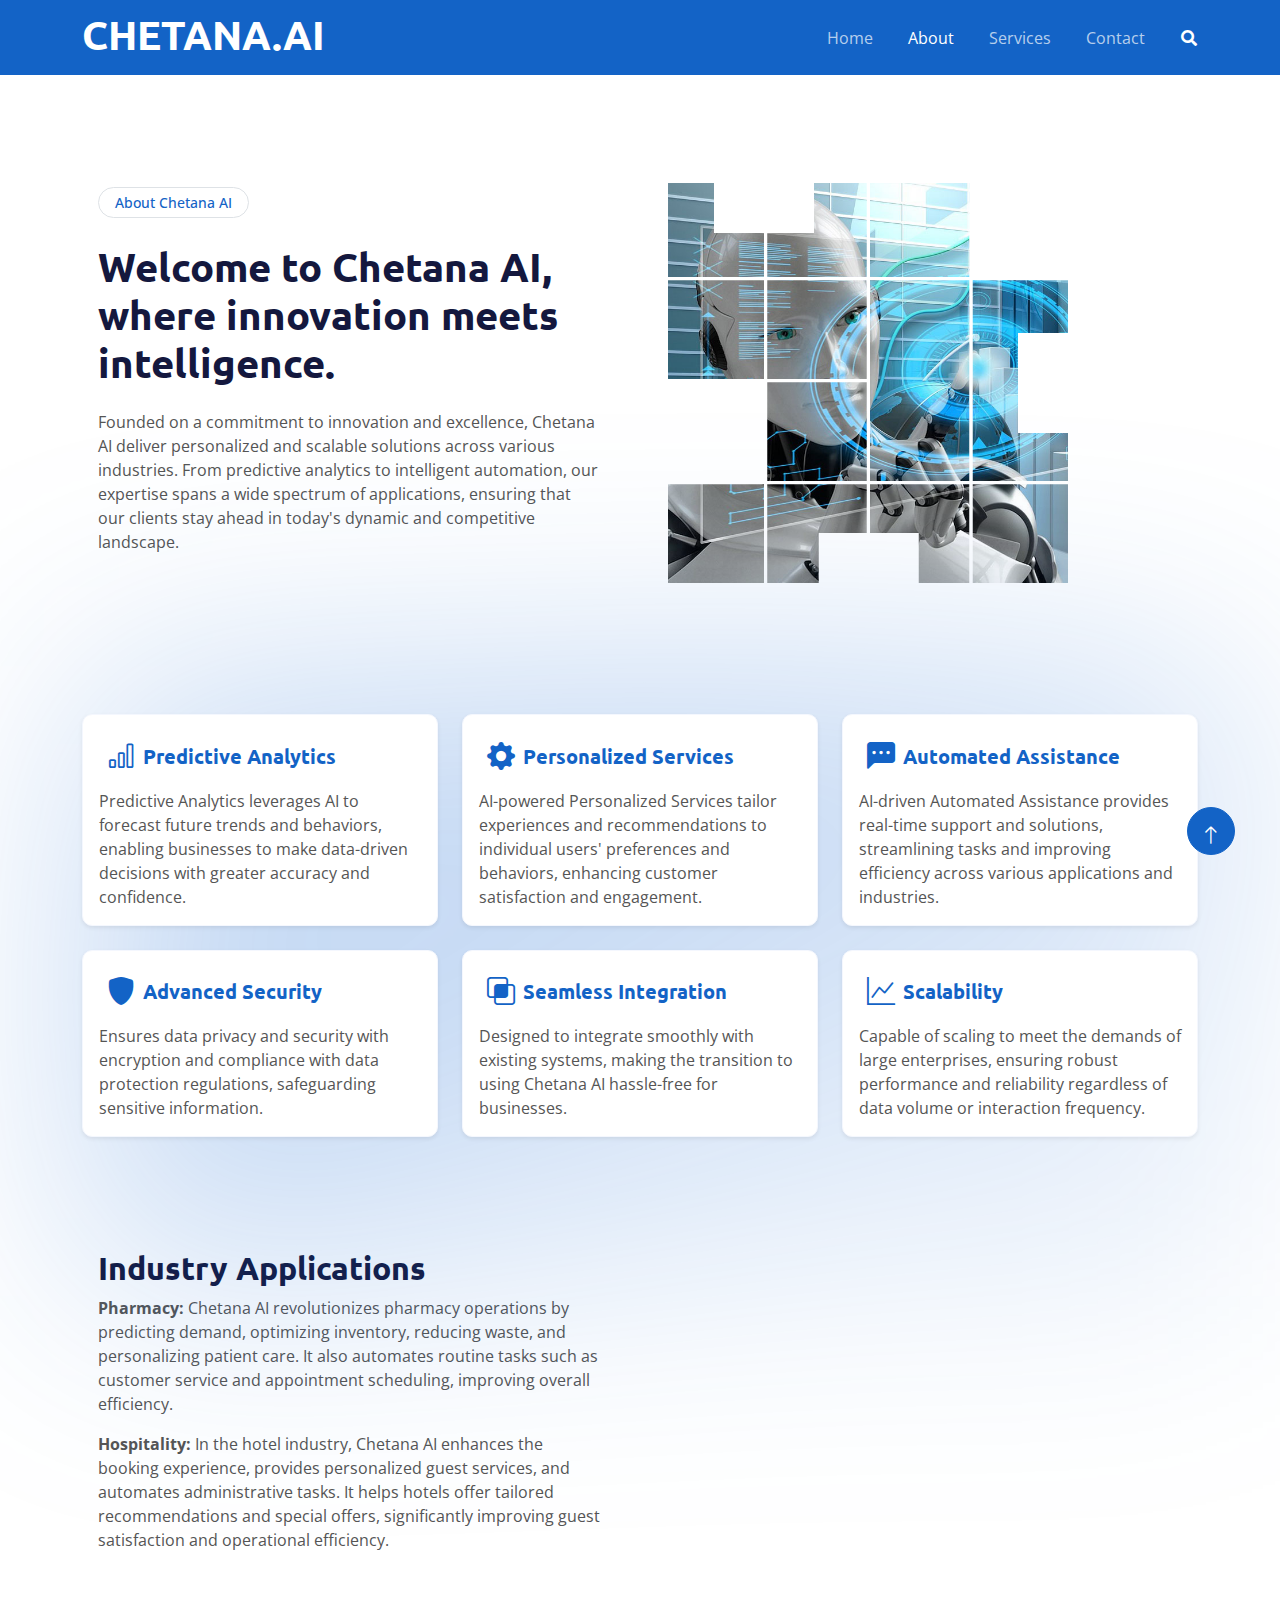
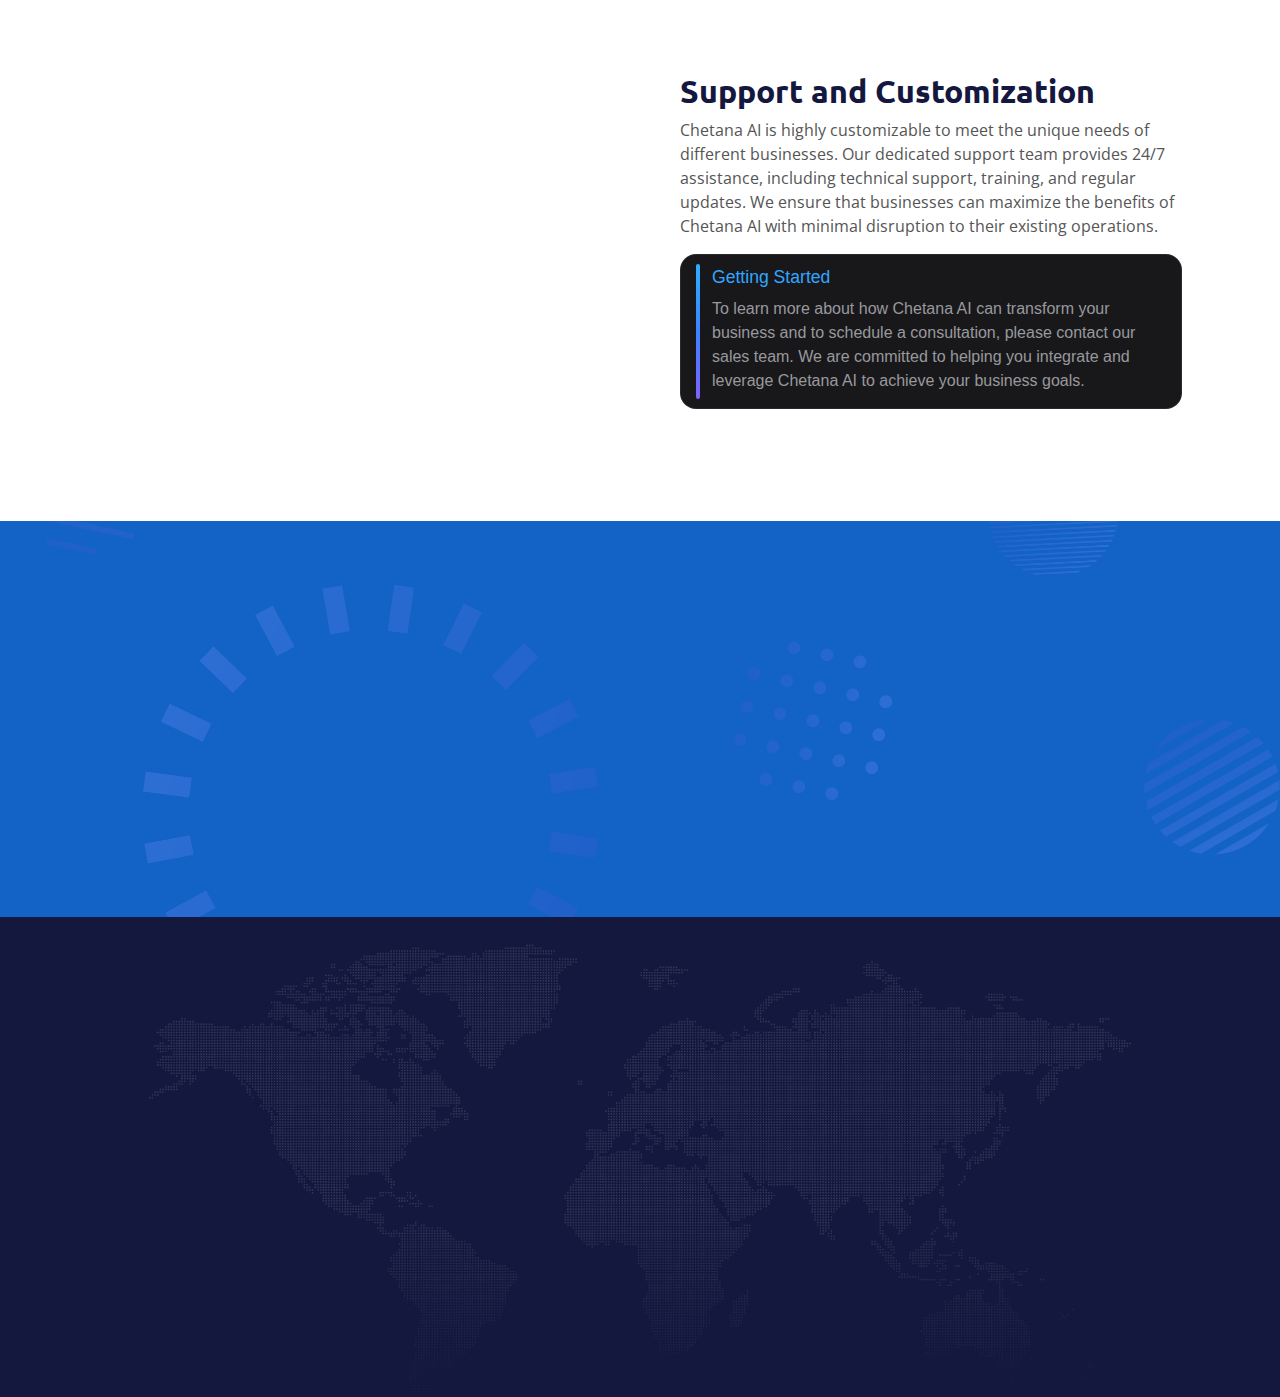
<file: about.html>
<!DOCTYPE html>
<html lang="en">

<head>
    <meta charset="utf-8">
    <title>CHETANA-AI</title>
    <meta content="width=device-width, initial-scale=1.0" name="viewport">
    <meta content="" name="keywords">
    <meta content="" name="description">

    <!-- Favicon -->
    <link href="img/favicon.ico" rel="icon">

    <!-- Google Web Fonts -->
    <link rel="preconnect" href="https://fonts.googleapis.com">
    <link rel="preconnect" href="https://fonts.gstatic.com" crossorigin>
    <link href="https://fonts.googleapis.com/css2?family=Open+Sans:wght@400;600&family=Ubuntu:wght@500;700&display=swap"
        rel="stylesheet">

    <!-- Icon Font Stylesheet -->
    <link href="https://cdnjs.cloudflare.com/ajax/libs/font-awesome/5.10.0/css/all.min.css" rel="stylesheet">
    <link href="https://cdn.jsdelivr.net/npm/bootstrap-icons@1.4.1/font/bootstrap-icons.css" rel="stylesheet">

    <!-- Libraries Stylesheet -->
    <link href="lib/animate/animate.min.css" rel="stylesheet">
    <link href="lib/owlcarousel/assets/owl.carousel.min.css" rel="stylesheet">

    <!-- Customized Bootstrap Stylesheet -->
    <link href="css/bootstrap.min.css" rel="stylesheet">

    <!-- Template Stylesheet -->
    <link href="css/style.css" rel="stylesheet">
</head>

<body>
    <!-- Spinner Start -->
    <div id="spinner"
        class="show bg-white position-fixed translate-middle w-100 vh-100 top-50 start-50 d-flex align-items-center justify-content-center">
        <div class="spinner-grow text-primary" style="width: 3rem; height: 3rem;" role="status">
            <span class="sr-only">Loading...</span>
        </div>
    </div>
    <!-- Spinner End -->


    <!-- Navbar Start -->
    <div class="container-fluid bg-primary ">
        <div class="container">
            <nav class="navbar navbar-expand-lg navbar-dark p-0">
                <a href="index.html" class="navbar-brand">
                    <h1 class="text-white">CHETANA<span class="text-white">.</span>AI</h1>
                </a>
                <button type="button" class="navbar-toggler ms-auto me-0" data-bs-toggle="collapse"
                    data-bs-target="#navbarCollapse">
                    <span class="navbar-toggler-icon"></span>
                </button>
                <div class="collapse navbar-collapse" id="navbarCollapse">
                    <div class="navbar-nav ms-auto">
                        <a href="index.html" class="nav-item nav-link">Home</a>
                        <a href="about.html" class="nav-item nav-link active">About</a>
                        <a href="service.html" class="nav-item nav-link">Services</a>
                        <!-- <a href="project.html" class="nav-item nav-link">Projects</a> -->
                        <!-- <div class="nav-item dropdown">
                            <a href="#" class="nav-link dropdown-toggle" data-bs-toggle="dropdown">Pages</a>
                            <div class="dropdown-menu bg-light mt-2">
                                <a href="feature.html" class="dropdown-item">Features</a>
                                <a href="team.html" class="dropdown-item">Our Team</a>
                                <a href="faq.html" class="dropdown-item">FAQs</a>
                                <a href="testimonial.html" class="dropdown-item">Testimonial</a>
                                <a href="404.html" class="dropdown-item">404 Page</a>
                            </div>
                        </div> -->
                        <a href="contact.html" class="nav-item nav-link">Contact</a>
                    </div>
                    <butaton type="button" class="btn text-white p-0 d-none d-lg-block" data-bs-toggle="modal"
                        data-bs-target="#searchModal"><i class="fa fa-search"></i></butaton>
                </div>
            </nav>
        </div>
    </div>
    <!-- Navbar End -->


    <!-- Hero Start -->

    <!-- <div class="container-fluid pt-5 bg-primary hero-header">
        <div class="container pt-5">
            <div class="row g-5 pt-5">
                <div class="col-lg-6 align-self-center text-center text-lg-start mb-lg-5">
                    <h1 class="display-4 text-white mb-4 animated slideInRight">About Us</h1>
                    <nav aria-label="breadcrumb">
                        <ol class="breadcrumb justify-content-center justify-content-lg-start mb-0">
                            <li class="breadcrumb-item"><a class="text-white" href="#">Home</a></li>
                            <li class="breadcrumb-item"><a class="text-white" href="#">Pages</a></li>
                            <li class="breadcrumb-item text-white active" aria-current="page">About Us</li>
                        </ol>
                    </nav>
                </div>
                <div class="col-lg-6 align-self-end text-center text-lg-end">
                    <img class="img-fluid" src="img/hero-img.png" alt="" style="max-height: 300px;">
                </div>
            </div>
        </div>
    </div> -->
    <!-- Hero End -->


    <!-- Full Screen Search Start -->
    <div class="modal fade" id="searchModal" tabindex="-1">
        <div class="modal-dialog modal-fullscreen">
            <div class="modal-content" style="background: rgba(20, 24, 62, 0.7);">
                <div class="modal-header border-0">
                    <button type="button" class="btn btn-square bg-white btn-close" data-bs-dismiss="modal"
                        aria-label="Close"></button>
                </div>
                <div class="modal-body d-flex align-items-center justify-content-center">
                    <div class="input-group" style="max-width: 600px;">
                        <input type="text" class="form-control bg-transparent border-light p-3"
                            placeholder="Type search keyword">
                        <button class="btn btn-light px-4"><i class="bi bi-search"></i></button>
                    </div>
                </div>
            </div>
        </div>
    </div>
    <!-- Full Screen Search End -->


    <!-- About Start -->
    <div class="container-fluid py-5">
        <div class="container py-5">
            <!-- First section-->
            <div class="row g-2 g-lg-5 align-items-center row-cols-2">
                <!-- <div class="col-lg-6 wow fadeIn" data-wow-delay="0.1s">
                    <div class="about-img">
                        <img class="img-fluid" src="img/about-img.jpg">
                    </div>
                </div> -->
                <!-- <div class="col-lg-6 wow fadeIn" data-wow-delay="0.5s">
                    <div class="btn btn-sm border rounded-pill text-primary px-3 mb-3">About Chetana AI</div>
                    <h1 class="mb-4">Welcome to Chetana AI, where innovation meets intelligence.</h1>
                    <p class="mb-4">
                        Founded on a commitment to innovation and excellence, Chetana AI deliver
                        personalized and scalable solutions across various industries. From predictive analytics to
                        intelligent automation, our expertise spans a wide spectrum of applications, ensuring that our
                        clients stay ahead in today's dynamic and competitive landscape.
                    </p>

                    <div class="container">
                        <h2>Key Features</h2>
                        <ul>
                            <li><strong>Predictive Analytics:</strong></li>
                            <li><strong>Personalized Services:</strong></li>
                            <li><strong>Automated Assistance:</strong></li>
                            </li>

                            <li><strong>Advanced Security:</strong> Ensures data privacy and security with encryption
                                and compliance with data protection regulations, safeguarding sensitive information.
                            </li>
                            <li><strong>Seamless Integration:</strong> Designed to integrate smoothly with existing
                                systems, making the transition to using Chetana AI hassle-free for businesses.</li>
                            <li><strong>Scalability:</strong> Capable of scaling to meet the demands of large
                                enterprises, ensuring robust performance and reliability regardless of data volume or
                                interaction frequency.</li>
                        </ul>

                        <h2>Industry Applications</h2>
                        <p><strong>Pharmacy:</strong> Chetana AI revolutionizes pharmacy operations by predicting
                            demand, optimizing inventory, reducing waste, and personalizing patient care. It also
                            automates routine tasks such as customer service and appointment scheduling, improving
                            overall efficiency.</p>
                        <p><strong>Hospitality:</strong> In the hotel industry, Chetana AI enhances the booking
                            experience, provides personalized guest services, and automates administrative tasks. It
                            helps hotels offer tailored recommendations and special offers, significantly improving
                            guest satisfaction and operational efficiency.</p>

                        <h2>Support and Customization</h2>
                        <p>Chetana AI is highly customizable to meet the unique needs of different businesses. Our
                            dedicated support team provides 24/7 assistance, including technical support, training, and
                            regular updates. We ensure that businesses can maximize the benefits of Chetana AI with
                            minimal disruption to their existing operations.</p>

                        <h2>Getting Started</h2>
                        <p>To learn more about how Chetana AI can transform your business and to schedule a
                            consultation, please contact our sales team. We are committed to helping you integrate and
                            leverage Chetana AI to achieve your business goals.</p>

                    </div>
                    <p class="mb-4">Driven by a team of dedicated AI experts and industry professionals, we strive to
                        redefine possibilities and create sustainable impact through advanced AI-driven innovations.
                        Whether you are looking to streamline processes, enhance decision-making, or innovate with
                        AI-driven solutions, Chetana AI is your trusted partner in navigating the future of technology.
                    </p>

                    <p> Join us on our journey to discover the limitless potential of Artificial Intelligence. Together,
                        let's shape a smarter, more connected future with Chetana AI.</p>
                </div> -->
                <div class="col-12 col-lg-6">
                    <div class="p-3">
                        <div class="btn btn-sm border rounded-pill text-primary px-3 mb-3 mb-lg-4">About Chetana AI
                        </div>
                        <h1 class="mb-4 text md-fs-1">Welcome to Chetana AI, where innovation meets intelligence.</h1>
                        <p class="mb-4">
                            Founded on a commitment to innovation and excellence, Chetana AI deliver
                            personalized and scalable solutions across various industries. From predictive analytics to
                            intelligent automation, our expertise spans a wide spectrum of applications, ensuring that
                            our
                            clients stay ahead in today's dynamic and competitive landscape.
                        </p>

                    </div>
                </div>
                <!-- Column 2 -->
                <div class="col-12 col-lg-6">
                    <div class="p-3 p-sm-1 text-white wow fadeIn" data-wow-delay="0.1s">
                        <div class="about-img">
                            <img class="img-fluid" src="img/about-img.jpg">
                        </div>
                    </div>
                </div>
            </div>

            <!-- Second section-->
            <div class="row mt-4 g-2 g-lg-5 align-items-center">
                <div class="container" style="position: relative;" >

                    <div class="position-absolute w-100" style="
                    background: linear-gradient(
                      152.92deg,
                      rgba(19, 101, 209, 0.2) 4.54%,
                      rgba(19, 101, 209, 0.26) 34.2%,
                      rgba(19, 101, 209, 0.1) 77.55%
                    );
                    filter: blur(118px);
                    height: 70vh;
                  "></div>

                    <div class="row mt-5">
                        <div class="col-sm-6 col-lg-4 mb-4">
                            <div class="card border-light shadow-sm h-100">
                                <div class="card-body">
                                    <h5 class="card-title d-flex align-items-center text-primary">
                                        <i class="bi bi-bar-chart fs-3 m-2"></i> <strong>Predictive Analytics</strong>
                                    </h5>
                                    <p class="card-text">
                                        Predictive Analytics leverages AI to forecast future trends and behaviors,
                                        enabling businesses to make data-driven decisions with greater accuracy and
                                        confidence.
                                    </p>
                                </div>
                            </div>
                        </div>
                        <div class="col-sm-6 col-lg-4 mb-4">
                            <div class="card border-light shadow-sm h-100">
                                <div class="card-body">
                                    <h5 class="card-title d-flex align-items-center text-primary">
                                        <i class="bi bi-gear-fill fs-3 m-2"></i>
                                        <strong>Personalized Services</strong>
                                    </h5>
                                    <p class="card-text">
                                        AI-powered Personalized Services tailor experiences and recommendations to
                                        individual users' preferences and behaviors, enhancing customer satisfaction and
                                        engagement.
                                    </p>
                                </div>
                            </div>
                        </div>
                        <div class="col-sm-6 col-lg-4 mb-4">
                            <div class="card border-light shadow-sm h-100">
                                <div class="card-body">
                                    <h5 class="card-title d-flex align-items-center text-primary">
                                        <i class="bi bi-chat-left-dots-fill fs-3 m-2"></i>
                                        <strong>Automated Assistance</strong>
                                    </h5>
                                    <p class="card-text">
                                        AI-driven Automated Assistance provides real-time support and solutions,
                                        streamlining tasks and improving efficiency across various applications and
                                        industries.
                                    </p>
                                </div>
                            </div>
                        </div>
                        <div class="col-sm-6 col-lg-4 mb-4">
                            <div class="card border-light shadow-sm h-100">
                                <div class="card-body">
                                    <h5 class="card-title d-flex align-items-center text-primary">
                                        <i class="bi bi-shield-fill fs-3 m-2"></i>
                                        <strong>Advanced Security</strong>
                                    </h5>
                                    <p class="card-text">
                                        Ensures data privacy and security with encryption
                                        and compliance with data protection regulations, safeguarding sensitive
                                        information.
                                    </p>
                                </div>
                            </div>
                        </div>
                        <div class="col-sm-6 col-lg-4 mb-4">
                            <div class="card border-light shadow-sm h-100">
                                <div class="card-body">
                                    <h5 class="card-title d-flex align-items-center text-primary">
                                        <i class="bi bi-intersect fs-3 m-2"></i>
                                        <strong>Seamless Integration</strong>
                                    </h5>
                                    <p class="card-text">
                                        Designed to integrate smoothly with existing
                                        systems, making the transition to using Chetana AI hassle-free for businesses.
                                    </p>
                                </div>
                            </div>
                        </div>
                        <div class="col-sm-6 col-lg-4 mb-4">
                            <div class="card border-light shadow-sm h-100">
                                <div class="card-body">
                                    <h5 class="card-title card-title d-flex align-items-center text-primary">
                                        <i class="bi bi-graph-up fs-3 m-2"></i>
                                        <strong>Scalability</strong>
                                    </h5>
                                    <p class="card-text">
                                        Capable of scaling to meet the demands of large
                                        enterprises, ensuring robust performance and reliability regardless of data
                                        volume or
                                        interaction frequency.
                                    </p>
                                </div>
                            </div>
                        </div>
                    </div>
                </div>
            </div>

            <!-- Third section-->
            <div class="row mt-4 g-2 g-lg-5 align-items-center row-cols-2">

                <!-- column 1 -->
                <div class="col-12 col-lg-6">
                    <div class="p-3">
                        <h2>Industry Applications</h2>
                        <p>
                            <strong>Pharmacy:</strong> Chetana AI revolutionizes pharmacy operations by predicting
                            demand, optimizing inventory, reducing waste, and personalizing patient care. It also
                            automates routine tasks such as customer service and appointment scheduling, improving
                            overall efficiency.
                        </p>
                        <p>
                            <strong>Hospitality:</strong> In the hotel industry, Chetana AI enhances the booking
                            experience, provides personalized guest services, and automates administrative tasks. It
                            helps hotels offer tailored recommendations and special offers, significantly improving
                            guest satisfaction and operational efficiency.
                        </p>
                    </div>
                </div>

                <!-- Column 1 -->
                <div class="col-12 col-lg-6 d-flex justify-content-center align-items-center">
                    <div class="p-3 p-sm-1 text-white wow fadeIn" data-wow-delay="0.1s">
                        <div class="about-img">
                            <img class="img-fluid" src="img/Ai image 2.png">
                        </div>
                    </div>
                </div>
            </div>

            <!-- Fourth section-->
            <div class="row mt-4 g-2 g-lg-5 align-items-center row-cols-2">
                <!-- Column 1 -->
                <div class="col-12 col-lg-6 order-2 order-lg-1 d-flex justify-content-center align-items-center">
                    <div class="p-3 p-sm-1 text-white wow fadeIn" data-wow-delay="0.1s">
                        <div class="">
                            <img class="img-fluid" src="img/Ai image 4.jpg">
                        </div>
                    </div>
                </div>

                <!-- column 2 -->
                <div class="col-12 col-lg-6 order-1 order-lg-2">
                    <div class="p-3">
                        <h2>Support and Customization</h2>
                        <p>
                            Chetana AI is highly customizable to meet the unique needs of different businesses. Our
                            dedicated support team provides 24/7 assistance, including technical support, training, and
                            regular updates. We ensure that businesses can maximize the benefits of Chetana AI with
                            minimal disruption to their existing operations.
                        </p>
                        <div class="notification">
                            <div class="notiglow"></div>
                            <div class="notiborderglow"></div>
                            <div class="notititle">Getting Started</div>
                            <div class="notibody">
                                To learn more about how Chetana AI can transform your business and to schedule a
                                consultation, please contact our sales team. We are committed to helping you integrate
                                and
                                leverage Chetana AI to achieve your business goals.
                            </div>
                        </div>
                    </div>
                </div>
            </div>

        </div>
    </div>
    <!-- About End -->


    <!-- Feature Start -->
    <!-- <div class="container-fluid bg-primary feature pt-5">
        <div class="container pt-5">
            <div class="row g-5">
                <div class="col-lg-6 align-self-center mb-md-5 pb-md-5 wow fadeIn" data-wow-delay="0.3s">
                    <div class="btn btn-sm border rounded-pill text-white px-3 mb-3">OUR PRODUCTS</div>
                    <h1 class="text-white mb-4">TECHMATE</h1>
                    <p class="text-light mb-4">Your Learning Buddy</p>
                    <div class="d-flex align-items-center text-white mb-3">
                        <div class="btn-sm-square bg-white text-primary rounded-circle me-3">
                            <i class="fa fa-check"></i>
                        </div>
                        <span>Tailored Tools for Students and Educators</span>
                    </div>
                    <div class="d-flex align-items-center text-white mb-3">
                        <div class="btn-sm-square bg-white text-primary rounded-circle me-3">
                            <i class="fa fa-check"></i>
                        </div>
                        <span>Real-Time Chat Interface that answers to computer science queries instantly.</span>
                    </div>
                    <div class="d-flex align-items-center text-white mb-3">
                        <div class="btn-sm-square bg-white text-primary rounded-circle me-3">
                            <i class="fa fa-check"></i>
                        </div>
                        <span>Code Transpiler to translate and optimize code across multiple programming languages.</span>
                    </div>
                    <div class="d-flex align-items-center text-white mb-3">
                        <div class="btn-sm-square bg-white text-primary rounded-circle me-3">
                            <i class="fa fa-check"></i>
                        </div>
                        <span>Mock Interview Simulator for practicing job-specific AI interviews with role-specific questions.</span>
                    </div>
                    <div class="row g-4 pt-3">
                        <div class="col-sm-6">
                            <div class="d-flex rounded p-3" style="background: rgba(256, 256, 256, 0.1);">
                                <i class="fa fa-users fa-3x text-white"></i>
                                <div class="ms-3">
                                    <h2 class="text-white mb-0" data-toggle="counter-up">9999</h2>
                                    <p class="text-white mb-0">Happy Clients</p>
                                </div>
                            </div>
                        </div>
                        <div class="col-sm-6"> -->
    <!-- <div class="d-flex rounded p-3" style="background: rgba(256, 256, 256, 0.1);"> -->
    <!-- <i class="fa fa-check fa-3x text-white"></i> -->
    <!-- <div class="ms-3">
                                    <h2 class="text-white mb-0" data-toggle="counter-up">9999</h2>
                                    <p class="text-white mb-0">Project Complete</p>
                                </div> -->
    <!-- </div> -->
    <!-- </div>
                    </div>
                </div>
                <div class="col-lg-6 align-self-end text-center text-md-end wow fadeIn" data-wow-delay="0.5s">
                    <img class="img-fluid" src="img/feature.png" alt="">
                </div>
            </div>
        </div>
    </div> -->
    <!-- Feature End -->


    <!-- Team Start -->
    <!-- <div class="container-fluid bg-light py-5">
        <div class="container py-5">
            <div class="row g-5 align-items-center"> -->
                <!-- <div class="col-lg-5 wow fadeIn" data-wow-delay="0.1s"> -->
                    <!-- <div class="btn btn-sm border rounded-pill text-primary px-3 mb-3">Our Team</div>
                    <h1 class="mb-4">Meet Our Experienced Team Members</h1>
                    <p class="mb-4">Tempor erat elitr rebum at clita. Diam dolor diam ipsum et tempor sit. Aliqu diam
                        amet diam et eos labore. Clita erat ipsum et lorem et sit, sed stet no labore lorem sit. Sanctus
                        clita duo justo et tempor eirmod magna dolore erat amet</p>
                    <a class="btn btn-primary rounded-pill px-4" href="">Read More</a> -->
                    <!-- <div class="container"> -->
                        <!-- <h2>Key Features</h2>
                        <ul>
                          <li><strong>Predictive Analytics</strong> -->
                            <!-- <ul>
                              <li><em>Pharmacy:</em> Accurately predicts demand, optimizes stock levels, and minimizes wastage, ensuring pharmacies maintain optimal inventory.</li>
                              <li><em>Hospitality:</em> Anticipates guest preferences and trends, allowing hotels to better cater to their customers.</li>
                            </ul>
                          </li> -->
                          <!-- <li><strong>Personalized Services</strong> -->
                            <!-- <ul>
                              <li><em>Pharmacy:</em> Provides individualized treatment plans and medication adjustments based on patient data and historical trends.</li>
                              <li><em>Hospitality:</em> Offers customized recommendations and special offers to enhance the guest experience.</li>
                            </ul>
                          </li> -->
                          <!-- <li><strong>Automated Assistance</strong> -->
                            <!-- <ul>
                              <li><em>Pharmacy:</em> Handles customer queries, appointment scheduling, and medication reminders, freeing up staff to focus on more critical tasks.</li>
                              <li><em>Hospitality:</em> Streamlines the booking process, automates check-ins and check-outs, and manages routine guest interactions efficiently.</li>
                            </ul> -->
                          <!-- </li>
    
                          <li><strong>Advanced Security:</strong><br/> Ensures data privacy and security with  encryption and compliance with data protection regulations, safeguarding sensitive information.</li>
          <li><strong>Seamless Integration:</strong> <br/>Designed to integrate smoothly with existing systems, making the transition to using Chetana AI hassle-free for businesses.</li>
          <li><strong>Scalability:</strong><br/> Capable of scaling to meet the demands of large enterprises, ensuring robust performance and reliability regardless of data volume or interaction frequency.</li>
        </ul>
    
        <h2>Industry Applications</h2>
        <p><strong>Pharmacy:</strong> Chetana AI revolutionizes pharmacy operations by predicting demand, optimizing inventory, reducing waste, and personalizing patient care. It also automates routine tasks such as customer service and appointment scheduling, improving overall efficiency.</p>
        <p><strong>Hospitality:</strong> In the hotel industry, Chetana AI enhances the booking experience, provides personalized guest services, and automates administrative tasks. It helps hotels offer tailored recommendations and special offers, significantly improving guest satisfaction and operational efficiency.</p>
    
        <h2>Support and Customization</h2>
        <p>Chetana AI is highly customizable to meet the unique needs of different businesses. Our dedicated support team provides 24/7 assistance, including technical support, training, and regular updates. We ensure that businesses can maximize the benefits of Chetana AI with minimal disruption to their existing operations.</p>
    
        <h2>Getting Started</h2> -->
        <!-- <p>To learn more about how Chetana AI can transform your business and to schedule a consultation, please contact our sales team. We are committed to helping you integrate and leverage Chetana AI to achieve your business goals.</p> -->
    
                        <!-- </div> -->


                <!-- </div>
                <div class="col-lg-7">
                    <div class="row g-4">
                        <div class="col-md-6">
                            <div class="row g-4">
                                <div class="col-12 wow fadeIn" data-wow-delay="0.1s"> -->
                                    <!-- <div class="team-item bg-white text-center rounded p-4 pt-0">
                                        <img class="img-fluid rounded-circle p-4" src="img/team-1.jpg" alt="">
                                        <h5 class="mb-0">Boris Johnson</h5>
                                        <small>Founder & CEO</small>
                                        <div class="d-flex justify-content-center mt-3">
                                            <a class="btn btn-square btn-primary m-1" href=""><i
                                                    class="fab fa-facebook-f"></i></a>
                                            <a class="btn btn-square btn-primary m-1" href=""><i
                                                    class="fab fa-twitter"></i></a>
                                            <a class="btn btn-square btn-primary m-1" href=""><i
                                                    class="fab fa-instagram"></i></a>
                                            <a class="btn btn-square btn-primary m-1" href=""><i
                                                    class="fab fa-linkedin-in"></i></a>
                                        </div> -->
                                        <!-- <h2>Industry Applications</h2>
                                        <p><strong>Pharmacy:</strong> Chetana AI revolutionizes pharmacy operations by predicting demand, optimizing inventory, reducing waste, and personalizing patient care. It also automates routine tasks such as customer service and appointment scheduling, improving overall efficiency.</p>
                                        <p><strong>Hospitality:</strong> In the hotel industry, Chetana AI enhances the booking experience, provides personalized guest services, and automates administrative tasks. It helps hotels offer tailored recommendations and special offers, significantly improving guest satisfaction and operational efficiency.</p>
                                    


                                    </div>
                                </div>
                                <div class="col-12 wow fadeIn" data-wow-delay="0.5s">
                                    <div class="team-item bg-white text-center rounded p-4 pt-0">
                                        <img class="img-fluid rounded-circle p-4" src="img/team-2.jpg" alt="">
                                        <h5 class="mb-0">Adam Crew</h5>
                                        <small>Executive Manager</small>
                                        <div class="d-flex justify-content-center mt-3">
                                            <a class="btn btn-square btn-primary m-1" href=""><i
                                                    class="fab fa-facebook-f"></i></a>
                                            <a class="btn btn-square btn-primary m-1" href=""><i
                                                    class="fab fa-twitter"></i></a>
                                            <a class="btn btn-square btn-primary m-1" href=""><i
                                                    class="fab fa-instagram"></i></a>
                                            <a class="btn btn-square btn-primary m-1" href=""><i
                                                    class="fab fa-linkedin-in"></i></a>
                                        </div>
                                    </div>
                                </div>
                            </div>
                        </div>
                        <div class="col-md-6 pt-md-4">
                            <div class="row g-4">
                                <div class="col-12 wow fadeIn" data-wow-delay="0.3s">
                                    <div class="team-item bg-white text-center rounded p-4 pt-0">
                                        <img class="img-fluid rounded-circle p-4" src="img/team-3.jpg" alt="">
                                        <h5 class="mb-0">Kate Winslet</h5>
                                        <small>Co Founder</small>
                                        <div class="d-flex justify-content-center mt-3">
                                            <a class="btn btn-square btn-primary m-1" href=""><i
                                                    class="fab fa-facebook-f"></i></a>
                                            <a class="btn btn-square btn-primary m-1" href=""><i
                                                    class="fab fa-twitter"></i></a>
                                            <a class="btn btn-square btn-primary m-1" href=""><i
                                                    class="fab fa-instagram"></i></a>
                                            <a class="btn btn-square btn-primary m-1" href=""><i
                                                    class="fab fa-linkedin-in"></i></a>
                                        </div>
                                    </div>
                                </div>
                                <div class="col-12 wow fadeIn" data-wow-delay="0.7s">
                                    <div class="team-item bg-white text-center rounded p-4 pt-0">
                                        <img class="img-fluid rounded-circle p-4" src="img/team-4.jpg" alt="">
                                        <h5 class="mb-0">Cody Gardner</h5>
                                        <small>Project Manager</small>
                                        <div class="d-flex justify-content-center mt-3">
                                            <a class="btn btn-square btn-primary m-1" href=""><i
                                                    class="fab fa-facebook-f"></i></a>
                                            <a class="btn btn-square btn-primary m-1" href=""><i
                                                    class="fab fa-twitter"></i></a>
                                            <a class="btn btn-square btn-primary m-1" href=""><i
                                                    class="fab fa-instagram"></i></a>
                                            <a class="btn btn-square btn-primary m-1" href=""><i
                                                    class="fab fa-linkedin-in"></i></a>
                                        </div>
                                    </div>
                                </div>
                            </div>
                        </div> -->
                    <!-- </div>
                </div> -->
            </div>
        </div>
    </div>
    <!-- Team End -->


    <!-- Newsletter Start -->
    <div class="container-fluid bg-primary newsletter py-5">
        <div class="container">
            <div class="row g-5 align-items-center">
                <div class="col-md-5 ps-lg-0 pt-5 pt-md-0 text-start wow fadeIn" data-wow-delay="0.3s">
                    <img class="img-fluid" src="img/newsletter.png" alt="">
                </div>
                <div class="col-md-7 py-5 newsletter-text wow fadeIn" data-wow-delay="0.5s">
                    <div class="btn btn-sm border rounded-pill text-white px-3 mb-3">Newsletter</div>
                    <h1 class="text-white mb-4">Let's subscribe the newsletter</h1>
                    <div class="position-relative w-100 mt-3 mb-2">
                        <input class="form-control border-0 rounded-pill w-100 ps-4 pe-5" type="text"
                            placeholder="Enter Your Email" style="height: 48px;">
                        <button type="button" class="btn shadow-none position-absolute top-0 end-0 mt-1 me-2"><i
                                class="fa fa-paper-plane text-primary fs-4"></i></button>
                    </div>
                    <small class="text-white-50">Connect with us and stay updated</small>
                </div>
            </div>
        </div>
    </div>
    <!-- Newsletter End -->


    <!-- Footer Start -->
    <div class="container-fluid bg-dark text-white-50 footer pt-5">
        <div class="container py-5">
            <div class="row g-5">
                <div class="col-md-6 col-lg-3 wow fadeIn" data-wow-delay="0.1s">
                    <a href="index.html" class="d-inline-block mb-3">
                        <h1 class="text-white">CHETANA<span class="text-primary"> </span>AI</h1>
                    </a>
                    <p class="mb-0"></p>
                </div>
                <div class="col-md-6 col-lg-3 wow fadeIn" data-wow-delay="0.3s">
                    <h5 class="text-white mb-4">Get In Touch</h5>
                    <p><i class="fa fa-map-marker-alt me-3"></i>Arena-3, 3rd Floor,
                        STPI ELITE Building, Gothapatna,
                        Khordha, Odisha - 751003</p>
                    <p><i class="fa fa-phone-alt me-3"></i>+91 9777403555</p>
                    <p><i class="fa fa-envelope me-3"></i>
                        info@quotus.co.in</p>
                    <div class="d-flex pt-2">
                        <a class="btn btn-outline-light btn-social" href=""><i class="fab fa-twitter"></i></a>
                        <a class="btn btn-outline-light btn-social" href=""><i class="fab fa-facebook-f"></i></a>
                        <a class="btn btn-outline-light btn-social" href=""><i class="fab fa-youtube"></i></a>
                        <a class="btn btn-outline-light btn-social" href=""><i class="fab fa-instagram"></i></a>
                        <a class="btn btn-outline-light btn-social" href=""><i class="fab fa-linkedin-in"></i></a>
                    </div>
                </div>
                <div class="col-md-6 col-lg-3 wow fadeIn" data-wow-delay="0.5s">
                    <h5 class="text-white mb-4">Popular Link</h5>
                    <a class="btn btn-link" href="about.html">About Us</a>
                    <a class="btn btn-link" href="contact.html">Contact Us</a>
                    <!-- <a class="btn btn-link" href="">Privacy Policy</a>
                    <a class="btn btn-link" href="">Terms & Condition</a> -->
                    <!-- <a class="btn btn-link" href="">Career</a> -->
                </div>
                <div class="col-md-6 col-lg-3 wow fadeIn" data-wow-delay="0.7s">
                    <h5 class="text-white mb-4">Our Services</h5>
                    <a class="btn btn-link" href="service.html">Robotic Automation</a>
                    <a class="btn btn-link" href="service.html">Machine learning</a>
                    <a class="btn btn-link" href="service.html">Predictive Analysis</a>
                    <!-- <a class="btn btn-link" href="">Data Science</a>
                    <a class="btn btn-link" href="">Robot Technology</a> -->
                </div>
            </div>
        </div>
        <div class="container wow fadeIn" data-wow-delay="0.1s">
            <div class="copyright">
                <div class="row">
                    <div class="col-md-6 text-center text-md-start mb-3 mb-md-0">
                        &copy; <a class="border-bottom" href="#"></a>All Right Reserved.

                        <!--/*** This template is free as long as you keep the footer author’s credit link/attribution link/backlink. If you'd like to use the template without the footer author’s credit link/attribution link/backlink, you can purchase the Credit Removal License from "https://htmlcodex.com/credit-removal". Thank you for your support. ***/-->
                        Designed By <a class="border-bottom" href="">Quotus</a>
                    </div>
                    <div class="col-md-6 text-center text-md-end">
                        <div class="footer-menu">
                            <a href="index.html">Home</a>
                            <!-- <a href="">Cookies</a> -->
                            <a href="contact.html">Help</a>
                            <!-- <a href="faq.html">FAQs</a> -->
                        </div>
                    </div>
                </div>
            </div>
        </div>
    </div>
    <!-- Footer End -->


    <!-- Back to Top -->
    <a href="#" class="btn btn-lg btn-primary btn-lg-square back-to-top pt-2"><i class="bi bi-arrow-up"></i></a>


    <!-- JavaScript Libraries -->
    <script src="https://ajax.googleapis.com/ajax/libs/jquery/3.6.1/jquery.min.js"></script>
    <script src="https://cdn.jsdelivr.net/npm/bootstrap@5.0.0/dist/js/bootstrap.bundle.min.js"></script>
    <script src="lib/wow/wow.min.js"></script>
    <script src="lib/easing/easing.min.js"></script>
    <script src="lib/waypoints/waypoints.min.js"></script>
    <script src="lib/counterup/counterup.min.js"></script>
    <script src="lib/owlcarousel/owl.carousel.min.js"></script>

    <!-- Template Javascript -->
    <script src="js/main.js"></script>
</body>

</html>
</file>
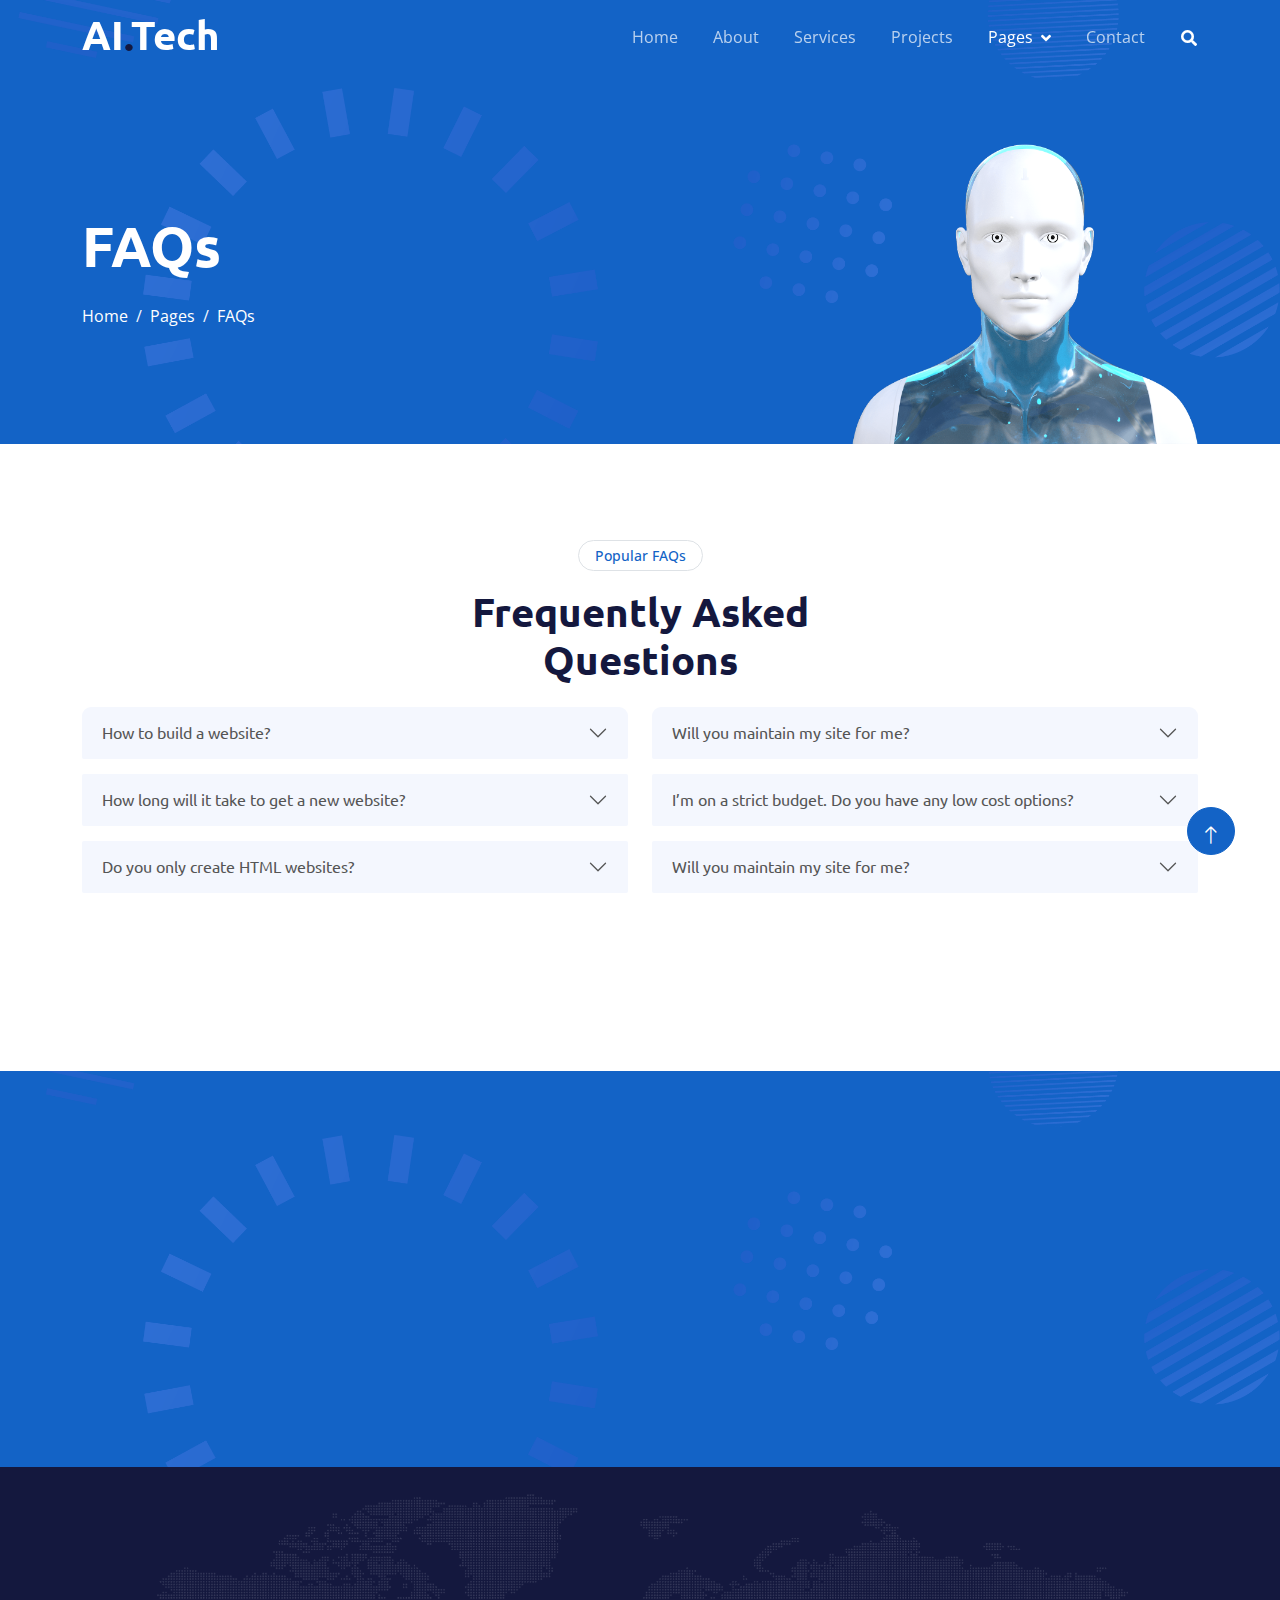
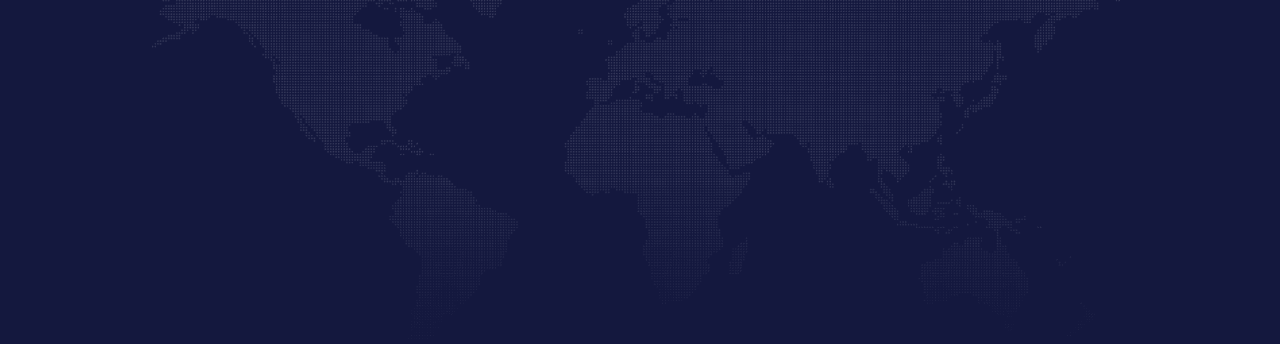
<file: faq.html>
<!DOCTYPE html>
<html lang="en">

<head>
    <meta charset="utf-8">
    <title>AI.Tech - Artificial Intelligence HTML Template</title>
    <meta content="width=device-width, initial-scale=1.0" name="viewport">
    <meta content="" name="keywords">
    <meta content="" name="description">

    <!-- Favicon -->
    <link href="img/favicon.ico" rel="icon">

    <!-- Google Web Fonts -->
    <link rel="preconnect" href="https://fonts.googleapis.com">
    <link rel="preconnect" href="https://fonts.gstatic.com" crossorigin>
    <link href="https://fonts.googleapis.com/css2?family=Open+Sans:wght@400;600&family=Ubuntu:wght@500;700&display=swap"
        rel="stylesheet">

    <!-- Icon Font Stylesheet -->
    <link href="https://cdnjs.cloudflare.com/ajax/libs/font-awesome/5.10.0/css/all.min.css" rel="stylesheet">
    <link href="https://cdn.jsdelivr.net/npm/bootstrap-icons@1.4.1/font/bootstrap-icons.css" rel="stylesheet">

    <!-- Libraries Stylesheet -->
    <link href="lib/animate/animate.min.css" rel="stylesheet">
    <link href="lib/owlcarousel/assets/owl.carousel.min.css" rel="stylesheet">

    <!-- Customized Bootstrap Stylesheet -->
    <link href="css/bootstrap.min.css" rel="stylesheet">

    <!-- Template Stylesheet -->
    <link href="css/style.css" rel="stylesheet">
</head>

<body>
    <!-- Spinner Start -->
    <div id="spinner"
        class="show bg-white position-fixed translate-middle w-100 vh-100 top-50 start-50 d-flex align-items-center justify-content-center">
        <div class="spinner-grow text-primary" style="width: 3rem; height: 3rem;" role="status">
            <span class="sr-only">Loading...</span>
        </div>
    </div>
    <!-- Spinner End -->


    <!-- Navbar Start -->
    <div class="container-fluid sticky-top">
        <div class="container">
            <nav class="navbar navbar-expand-lg navbar-dark p-0">
                <a href="index.html" class="navbar-brand">
                    <h1 class="text-white">AI<span class="text-dark">.</span>Tech</h1>
                </a>
                <button type="button" class="navbar-toggler ms-auto me-0" data-bs-toggle="collapse"
                    data-bs-target="#navbarCollapse">
                    <span class="navbar-toggler-icon"></span>
                </button>
                <div class="collapse navbar-collapse" id="navbarCollapse">
                    <div class="navbar-nav ms-auto">
                        <a href="index.html" class="nav-item nav-link">Home</a>
                        <a href="about.html" class="nav-item nav-link">About</a>
                        <a href="service.html" class="nav-item nav-link">Services</a>
                        <a href="project.html" class="nav-item nav-link">Projects</a>
                        <div class="nav-item dropdown">
                            <a href="#" class="nav-link dropdown-toggle active" data-bs-toggle="dropdown">Pages</a>
                            <div class="dropdown-menu bg-light mt-2">
                                <a href="feature.html" class="dropdown-item">Features</a>
                                <a href="team.html" class="dropdown-item">Our Team</a>
                                <a href="faq.html" class="dropdown-item active">FAQs</a>
                                <a href="testimonial.html" class="dropdown-item">Testimonial</a>
                                <a href="404.html" class="dropdown-item">404 Page</a>
                            </div>
                        </div>
                        <a href="contact.html" class="nav-item nav-link">Contact</a>
                    </div>
                    <butaton type="button" class="btn text-white p-0 d-none d-lg-block" data-bs-toggle="modal"
                        data-bs-target="#searchModal"><i class="fa fa-search"></i></butaton>
                </div>
            </nav>
        </div>
    </div>
    <!-- Navbar End -->


    <!-- Hero Start -->
    <div class="container-fluid pt-5 bg-primary hero-header">
        <div class="container pt-5">
            <div class="row g-5 pt-5">
                <div class="col-lg-6 align-self-center text-center text-lg-start mb-lg-5">
                    <h1 class="display-4 text-white mb-4 animated slideInRight">FAQs</h1>
                    <nav aria-label="breadcrumb">
                        <ol class="breadcrumb justify-content-center justify-content-lg-start mb-0">
                            <li class="breadcrumb-item"><a class="text-white" href="#">Home</a></li>
                            <li class="breadcrumb-item"><a class="text-white" href="#">Pages</a></li>
                            <li class="breadcrumb-item text-white active" aria-current="page">FAQs</li>
                        </ol>
                    </nav>
                </div>
                <div class="col-lg-6 align-self-end text-center text-lg-end">
                    <img class="img-fluid" src="img/hero-img.png" alt="" style="max-height: 300px;">
                </div>
            </div>
        </div>
    </div>
    <!-- Hero End -->


    <!-- Full Screen Search Start -->
    <div class="modal fade" id="searchModal" tabindex="-1">
        <div class="modal-dialog modal-fullscreen">
            <div class="modal-content" style="background: rgba(20, 24, 62, 0.7);">
                <div class="modal-header border-0">
                    <button type="button" class="btn btn-square bg-white btn-close" data-bs-dismiss="modal"
                        aria-label="Close"></button>
                </div>
                <div class="modal-body d-flex align-items-center justify-content-center">
                    <div class="input-group" style="max-width: 600px;">
                        <input type="text" class="form-control bg-transparent border-light p-3"
                            placeholder="Type search keyword">
                        <button class="btn btn-light px-4"><i class="bi bi-search"></i></button>
                    </div>
                </div>
            </div>
        </div>
    </div>
    <!-- Full Screen Search End -->


    <!-- FAQs Start -->
    <div class="container-fluid py-5">
        <div class="container py-5">
            <div class="mx-auto text-center wow fadeIn" data-wow-delay="0.1s" style="max-width: 500px;">
                <div class="btn btn-sm border rounded-pill text-primary px-3 mb-3">Popular FAQs</div>
                <h1 class="mb-4">Frequently Asked Questions</h1>
            </div>
            <div class="row">
                <div class="col-lg-6">
                    <div class="accordion" id="accordionFAQ1">
                        <div class="accordion-item wow fadeIn" data-wow-delay="0.1s">
                            <h2 class="accordion-header" id="headingOne">
                                <button class="accordion-button collapsed" type="button" data-bs-toggle="collapse"
                                    data-bs-target="#collapseOne" aria-expanded="false" aria-controls="collapseOne">
                                    How to build a website?
                                </button>
                            </h2>
                            <div id="collapseOne" class="accordion-collapse collapse" aria-labelledby="headingOne"
                                data-bs-parent="#accordionFAQ1">
                                <div class="accordion-body">
                                    Dolor nonumy tempor elitr et rebum ipsum sit duo duo. Diam sed sed magna et magna diam aliquyam amet dolore ipsum erat duo. Sit rebum magna duo labore no diam.
                                </div>
                            </div>
                        </div>
                        <div class="accordion-item wow fadeIn" data-wow-delay="0.2s">
                            <h2 class="accordion-header" id="headingTwo">
                                <button class="accordion-button collapsed" type="button" data-bs-toggle="collapse"
                                    data-bs-target="#collapseTwo" aria-expanded="false" aria-controls="collapseTwo">
                                    How long will it take to get a new website?
                                </button>
                            </h2>
                            <div id="collapseTwo" class="accordion-collapse collapse" aria-labelledby="headingTwo"
                                data-bs-parent="#accordionFAQ1">
                                <div class="accordion-body">
                                    Dolor nonumy tempor elitr et rebum ipsum sit duo duo. Diam sed sed magna et magna diam aliquyam amet dolore ipsum erat duo. Sit rebum magna duo labore no diam.
                                </div>
                            </div>
                        </div>
                        <div class="accordion-item wow fadeIn" data-wow-delay="0.3s">
                            <h2 class="accordion-header" id="headingThree">
                                <button class="accordion-button collapsed" type="button" data-bs-toggle="collapse"
                                    data-bs-target="#collapseThree" aria-expanded="false" aria-controls="collapseThree">
                                    Do you only create HTML websites?
                                </button>
                            </h2>
                            <div id="collapseThree" class="accordion-collapse collapse" aria-labelledby="headingThree"
                                data-bs-parent="#accordionFAQ1">
                                <div class="accordion-body">
                                    Dolor nonumy tempor elitr et rebum ipsum sit duo duo. Diam sed sed magna et magna diam aliquyam amet dolore ipsum erat duo. Sit rebum magna duo labore no diam.
                                </div>
                            </div>
                        </div>
                        <div class="accordion-item wow fadeIn" data-wow-delay="0.4s">
                            <h2 class="accordion-header" id="headingFour">
                                <button class="accordion-button collapsed" type="button" data-bs-toggle="collapse"
                                    data-bs-target="#collapseFour" aria-expanded="true" aria-controls="collapseFour">
                                    Will my website be mobile-friendly?
                                </button>
                            </h2>
                            <div id="collapseFour" class="accordion-collapse collapse" aria-labelledby="headingFour"
                                data-bs-parent="#accordionFAQ1">
                                <div class="accordion-body">
                                    Dolor nonumy tempor elitr et rebum ipsum sit duo duo. Diam sed sed magna et magna diam aliquyam amet dolore ipsum erat duo. Sit rebum magna duo labore no diam.
                                </div>
                            </div>
                        </div>
                    </div>
                </div>
                <div class="col-lg-6">
                    <div class="accordion" id="accordionFAQ2">
                        <div class="accordion-item wow fadeIn" data-wow-delay="0.5s">
                            <h2 class="accordion-header" id="headingFive">
                                <button class="accordion-button collapsed" type="button" data-bs-toggle="collapse"
                                    data-bs-target="#collapseFive" aria-expanded="false" aria-controls="collapseFive">
                                    Will you maintain my site for me?
                                </button>
                            </h2>
                            <div id="collapseFive" class="accordion-collapse collapse" aria-labelledby="headingFive"
                                data-bs-parent="#accordionFAQ2">
                                <div class="accordion-body">
                                    Dolor nonumy tempor elitr et rebum ipsum sit duo duo. Diam sed sed magna et magna diam aliquyam amet dolore ipsum erat duo. Sit rebum magna duo labore no diam.
                                </div>
                            </div>
                        </div>
                        <div class="accordion-item wow fadeIn" data-wow-delay="0.6s">
                            <h2 class="accordion-header" id="headingSix">
                                <button class="accordion-button collapsed" type="button" data-bs-toggle="collapse"
                                    data-bs-target="#collapseSix" aria-expanded="false" aria-controls="collapseSix">
                                    I’m on a strict budget. Do you have any low cost options?
                                </button>
                            </h2>
                            <div id="collapseSix" class="accordion-collapse collapse" aria-labelledby="headingSix"
                                data-bs-parent="#accordionFAQ2">
                                <div class="accordion-body">
                                    Dolor nonumy tempor elitr et rebum ipsum sit duo duo. Diam sed sed magna et magna diam aliquyam amet dolore ipsum erat duo. Sit rebum magna duo labore no diam.
                                </div>
                            </div>
                        </div>
                        <div class="accordion-item wow fadeIn" data-wow-delay="0.7s">
                            <h2 class="accordion-header" id="headingSeven">
                                <button class="accordion-button collapsed" type="button" data-bs-toggle="collapse"
                                    data-bs-target="#collapseSeven" aria-expanded="false" aria-controls="collapseSeven">
                                    Will you maintain my site for me?
                                </button>
                            </h2>
                            <div id="collapseSeven" class="accordion-collapse collapse" aria-labelledby="headingSeven"
                                data-bs-parent="#accordionFAQ2">
                                <div class="accordion-body">
                                    Dolor nonumy tempor elitr et rebum ipsum sit duo duo. Diam sed sed magna et magna diam aliquyam amet dolore ipsum erat duo. Sit rebum magna duo labore no diam.
                                </div>
                            </div>
                        </div>
                        <div class="accordion-item wow fadeIn" data-wow-delay="0.8s">
                            <h2 class="accordion-header" id="headingEight">
                                <button class="accordion-button collapsed" type="button" data-bs-toggle="collapse"
                                    data-bs-target="#collapseEight" aria-expanded="false" aria-controls="collapseEight">
                                    I’m on a strict budget. Do you have any low cost options?
                                </button>
                            </h2>
                            <div id="collapseEight" class="accordion-collapse collapse" aria-labelledby="headingEight"
                                data-bs-parent="#accordionFAQ2">
                                <div class="accordion-body">
                                    Dolor nonumy tempor elitr et rebum ipsum sit duo duo. Diam sed sed magna et magna diam aliquyam amet dolore ipsum erat duo. Sit rebum magna duo labore no diam.
                                </div>
                            </div>
                        </div>
                    </div>
                </div>
            </div>
        </div>
    </div>
    <!-- FAQs Start -->


    <!-- Newsletter Start -->
    <div class="container-fluid bg-primary newsletter py-5">
        <div class="container">
            <div class="row g-5 align-items-center">
                <div class="col-md-5 ps-lg-0 pt-5 pt-md-0 text-start wow fadeIn" data-wow-delay="0.3s">
                    <img class="img-fluid" src="img/newsletter.png" alt="">
                </div>
                <div class="col-md-7 py-5 newsletter-text wow fadeIn" data-wow-delay="0.5s">
                    <div class="btn btn-sm border rounded-pill text-white px-3 mb-3">Newsletter</div>
                    <h1 class="text-white mb-4">Let's subscribe the newsletter</h1>
                    <div class="position-relative w-100 mt-3 mb-2">
                        <input class="form-control border-0 rounded-pill w-100 ps-4 pe-5" type="text"
                            placeholder="Enter Your Email" style="height: 48px;">
                        <button type="button" class="btn shadow-none position-absolute top-0 end-0 mt-1 me-2"><i
                                class="fa fa-paper-plane text-primary fs-4"></i></button>
                    </div>
                    <small class="text-white-50">Diam sed sed dolor stet amet eirmod</small>
                </div>
            </div>
        </div>
    </div>
    <!-- Newsletter End -->


    <!-- Footer Start -->
    <div class="container-fluid bg-dark text-white-50 footer pt-5">
        <div class="container py-5">
            <div class="row g-5">
                <div class="col-md-6 col-lg-3 wow fadeIn" data-wow-delay="0.1s">
                    <a href="index.html" class="d-inline-block mb-3">
                        <h1 class="text-white">AI<span class="text-primary">.</span>Tech</h1>
                    </a>
                    <p class="mb-0">Tempor erat elitr rebum at clita. Diam dolor diam ipsum et tempor sit. Aliqu diam
                        amet diam et eos labore. Clita erat ipsum et lorem et sit, sed stet no labore lorem sit. Sanctus
                        clita duo justo et tempor</p>
                </div>
                <div class="col-md-6 col-lg-3 wow fadeIn" data-wow-delay="0.3s">
                    <h5 class="text-white mb-4">Get In Touch</h5>
                    <p><i class="fa fa-map-marker-alt me-3"></i>123 Street, New York, USA</p>
                    <p><i class="fa fa-phone-alt me-3"></i>+012 345 67890</p>
                    <p><i class="fa fa-envelope me-3"></i>info@example.com</p>
                    <div class="d-flex pt-2">
                        <a class="btn btn-outline-light btn-social" href=""><i class="fab fa-twitter"></i></a>
                        <a class="btn btn-outline-light btn-social" href=""><i class="fab fa-facebook-f"></i></a>
                        <a class="btn btn-outline-light btn-social" href=""><i class="fab fa-youtube"></i></a>
                        <a class="btn btn-outline-light btn-social" href=""><i class="fab fa-instagram"></i></a>
                        <a class="btn btn-outline-light btn-social" href=""><i class="fab fa-linkedin-in"></i></a>
                    </div>
                </div>
                <div class="col-md-6 col-lg-3 wow fadeIn" data-wow-delay="0.5s">
                    <h5 class="text-white mb-4">Popular Link</h5>
                    <a class="btn btn-link" href="">About Us</a>
                    <a class="btn btn-link" href="">Contact Us</a>
                    <a class="btn btn-link" href="">Privacy Policy</a>
                    <a class="btn btn-link" href="">Terms & Condition</a>
                    <a class="btn btn-link" href="">Career</a>
                </div>
                <div class="col-md-6 col-lg-3 wow fadeIn" data-wow-delay="0.7s">
                    <h5 class="text-white mb-4">Our Services</h5>
                    <a class="btn btn-link" href="">Robotic Automation</a>
                    <a class="btn btn-link" href="">Machine learning</a>
                    <a class="btn btn-link" href="">Predictive Analysis</a>
                    <a class="btn btn-link" href="">Data Science</a>
                    <a class="btn btn-link" href="">Robot Technology</a>
                </div>
            </div>
        </div>
        <div class="container wow fadeIn" data-wow-delay="0.1s">
            <div class="copyright">
                <div class="row">
                    <div class="col-md-6 text-center text-md-start mb-3 mb-md-0">
                        &copy; <a class="border-bottom" href="#">Your Site Name</a>, All Right Reserved.

                        <!--/*** This template is free as long as you keep the footer author’s credit link/attribution link/backlink. If you'd like to use the template without the footer author’s credit link/attribution link/backlink, you can purchase the Credit Removal License from "https://htmlcodex.com/credit-removal". Thank you for your support. ***/-->
                        Designed By <a class="border-bottom" href="https://htmlcodex.com">HTML Codex</a> Distributed By <a class="border-bottom" href="https://themewagon.com">ThemeWagon</a>
                    </div>
                    <div class="col-md-6 text-center text-md-end">
                        <div class="footer-menu">
                            <a href="">Home</a>
                            <a href="">Cookies</a>
                            <a href="">Help</a>
                            <a href="">FAQs</a>
                        </div>
                    </div>
                </div>
            </div>
        </div>
    </div>
    <!-- Footer End -->


    <!-- Back to Top -->
    <a href="#" class="btn btn-lg btn-primary btn-lg-square back-to-top pt-2"><i class="bi bi-arrow-up"></i></a>


    <!-- JavaScript Libraries -->
    <script src="https://ajax.googleapis.com/ajax/libs/jquery/3.6.1/jquery.min.js"></script>
    <script src="https://cdn.jsdelivr.net/npm/bootstrap@5.0.0/dist/js/bootstrap.bundle.min.js"></script>
    <script src="lib/wow/wow.min.js"></script>
    <script src="lib/easing/easing.min.js"></script>
    <script src="lib/waypoints/waypoints.min.js"></script>
    <script src="lib/counterup/counterup.min.js"></script>
    <script src="lib/owlcarousel/owl.carousel.min.js"></script>

    <!-- Template Javascript -->
    <script src="js/main.js"></script>
</body>

</html>
</file>
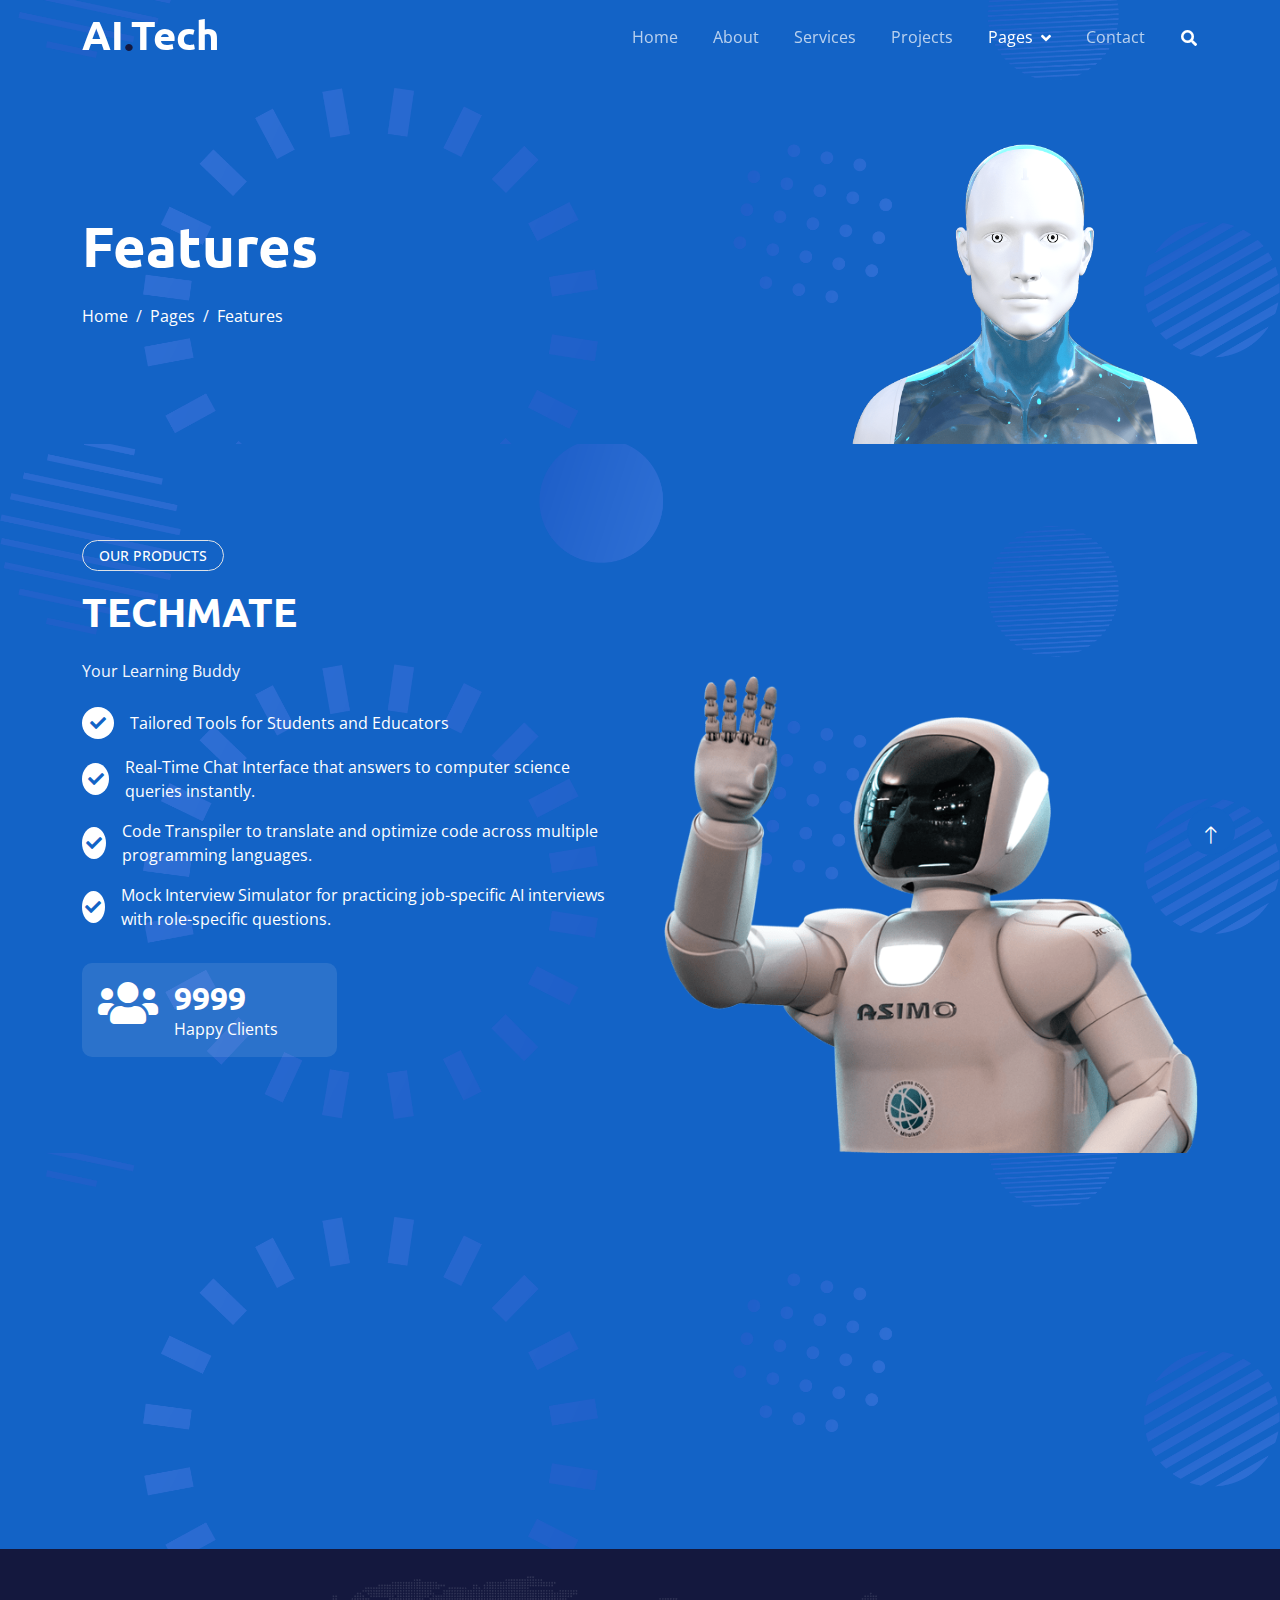
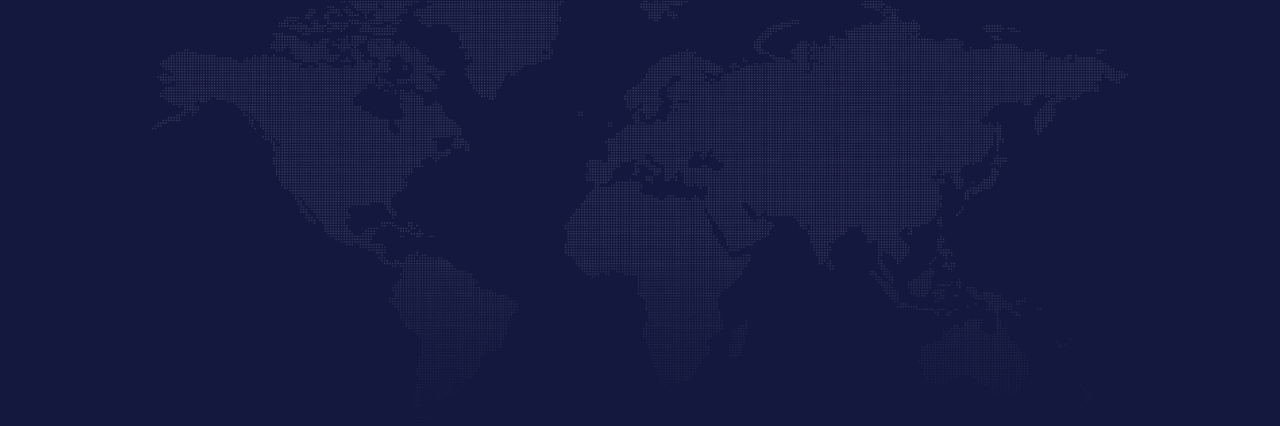
<file: feature.html>
<!DOCTYPE html>
<html lang="en">

<head>
    <meta charset="utf-8">
    <title>AI.Tech - Artificial Intelligence HTML Template</title>
    <meta content="width=device-width, initial-scale=1.0" name="viewport">
    <meta content="" name="keywords">
    <meta content="" name="description">

    <!-- Favicon -->
    <link href="img/favicon.ico" rel="icon">

    <!-- Google Web Fonts -->
    <link rel="preconnect" href="https://fonts.googleapis.com">
    <link rel="preconnect" href="https://fonts.gstatic.com" crossorigin>
    <link href="https://fonts.googleapis.com/css2?family=Open+Sans:wght@400;600&family=Ubuntu:wght@500;700&display=swap"
        rel="stylesheet">

    <!-- Icon Font Stylesheet -->
    <link href="https://cdnjs.cloudflare.com/ajax/libs/font-awesome/5.10.0/css/all.min.css" rel="stylesheet">
    <link href="https://cdn.jsdelivr.net/npm/bootstrap-icons@1.4.1/font/bootstrap-icons.css" rel="stylesheet">

    <!-- Libraries Stylesheet -->
    <link href="lib/animate/animate.min.css" rel="stylesheet">
    <link href="lib/owlcarousel/assets/owl.carousel.min.css" rel="stylesheet">

    <!-- Customized Bootstrap Stylesheet -->
    <link href="css/bootstrap.min.css" rel="stylesheet">

    <!-- Template Stylesheet -->
    <link href="css/style.css" rel="stylesheet">
</head>

<body>
    <!-- Spinner Start -->
    <div id="spinner"
        class="show bg-white position-fixed translate-middle w-100 vh-100 top-50 start-50 d-flex align-items-center justify-content-center">
        <div class="spinner-grow text-primary" style="width: 3rem; height: 3rem;" role="status">
            <span class="sr-only">Loading...</span>
        </div>
    </div>
    <!-- Spinner End -->


    <!-- Navbar Start -->
    <div class="container-fluid sticky-top">
        <div class="container">
            <nav class="navbar navbar-expand-lg navbar-dark p-0">
                <a href="index.html" class="navbar-brand">
                    <h1 class="text-white">AI<span class="text-dark">.</span>Tech</h1>
                </a>
                <button type="button" class="navbar-toggler ms-auto me-0" data-bs-toggle="collapse"
                    data-bs-target="#navbarCollapse">
                    <span class="navbar-toggler-icon"></span>
                </button>
                <div class="collapse navbar-collapse" id="navbarCollapse">
                    <div class="navbar-nav ms-auto">
                        <a href="index.html" class="nav-item nav-link">Home</a>
                        <a href="about.html" class="nav-item nav-link">About</a>
                        <a href="service.html" class="nav-item nav-link">Services</a>
                        <a href="project.html" class="nav-item nav-link">Projects</a>
                        <div class="nav-item dropdown">
                            <a href="#" class="nav-link dropdown-toggle active" data-bs-toggle="dropdown">Pages</a>
                            <div class="dropdown-menu bg-light mt-2">
                                <a href="feature.html" class="dropdown-item active">Features</a>
                                <a href="team.html" class="dropdown-item">Our Team</a>
                                <a href="faq.html" class="dropdown-item">FAQs</a>
                                <a href="testimonial.html" class="dropdown-item">Testimonial</a>
                                <a href="404.html" class="dropdown-item">404 Page</a>
                            </div>
                        </div>
                        <a href="contact.html" class="nav-item nav-link">Contact</a>
                    </div>
                    <butaton type="button" class="btn text-white p-0 d-none d-lg-block" data-bs-toggle="modal"
                        data-bs-target="#searchModal"><i class="fa fa-search"></i></butaton>
                </div>
            </nav>
        </div>
    </div>
    <!-- Navbar End -->


    <!-- Hero Start -->
    <div class="container-fluid pt-5 bg-primary hero-header">
        <div class="container pt-5">
            <div class="row g-5 pt-5">
                <div class="col-lg-6 align-self-center text-center text-lg-start mb-lg-5">
                    <h1 class="display-4 text-white mb-4 animated slideInRight">Features</h1>
                    <nav aria-label="breadcrumb">
                        <ol class="breadcrumb justify-content-center justify-content-lg-start mb-0">
                            <li class="breadcrumb-item"><a class="text-white" href="#">Home</a></li>
                            <li class="breadcrumb-item"><a class="text-white" href="#">Pages</a></li>
                            <li class="breadcrumb-item text-white active" aria-current="page">Features</li>
                        </ol>
                    </nav>
                </div>
                <div class="col-lg-6 align-self-end text-center text-lg-end">
                    <img class="img-fluid" src="img/hero-img.png" alt="" style="max-height: 300px;">
                </div>
            </div>
        </div>
    </div>
    <!-- Hero End -->


    <!-- Full Screen Search Start -->
    <div class="modal fade" id="searchModal" tabindex="-1">
        <div class="modal-dialog modal-fullscreen">
            <div class="modal-content" style="background: rgba(20, 24, 62, 0.7);">
                <div class="modal-header border-0">
                    <button type="button" class="btn btn-square bg-white btn-close" data-bs-dismiss="modal"
                        aria-label="Close"></button>
                </div>
                <div class="modal-body d-flex align-items-center justify-content-center">
                    <div class="input-group" style="max-width: 600px;">
                        <input type="text" class="form-control bg-transparent border-light p-3"
                            placeholder="Type search keyword">
                        <button class="btn btn-light px-4"><i class="bi bi-search"></i></button>
                    </div>
                </div>
            </div>
        </div>
    </div>
    <!-- Full Screen Search End -->


    <!-- Feature Start -->
    <div class="container-fluid bg-primary feature pt-5">
        <div class="container pt-5">
            <div class="row g-5">
                <div class="col-lg-6 align-self-center mb-md-5 pb-md-5 wow fadeIn" data-wow-delay="0.3s">
                    <div class="btn btn-sm border rounded-pill text-white px-3 mb-3">OUR PRODUCTS</div>
                    <h1 class="text-white mb-4">TECHMATE</h1>
                    <p class="text-light mb-4">Your Learning Buddy</p>
                    <div class="d-flex align-items-center text-white mb-3">
                        <div class="btn-sm-square bg-white text-primary rounded-circle me-3">
                            <i class="fa fa-check"></i>
                        </div>
                        <span>Tailored Tools for Students and Educators</span>
                    </div>
                    <div class="d-flex align-items-center text-white mb-3">
                        <div class="btn-sm-square bg-white text-primary rounded-circle me-3">
                            <i class="fa fa-check"></i>
                        </div>
                        <span>Real-Time Chat Interface that answers to computer science queries instantly.</span>
                    </div>
                    <div class="d-flex align-items-center text-white mb-3">
                        <div class="btn-sm-square bg-white text-primary rounded-circle me-3">
                            <i class="fa fa-check"></i>
                        </div>
                        <span>Code Transpiler to translate and optimize code across multiple programming languages.</span>
                    </div>
                    <div class="d-flex align-items-center text-white mb-3">
                        <div class="btn-sm-square bg-white text-primary rounded-circle me-3">
                            <i class="fa fa-check"></i>
                        </div>
                        <span>Mock Interview Simulator for practicing job-specific AI interviews with role-specific questions.</span>
                    </div>
                    <div class="row g-4 pt-3">
                        <div class="col-sm-6">
                            <div class="d-flex rounded p-3" style="background: rgba(256, 256, 256, 0.1);">
                                <i class="fa fa-users fa-3x text-white"></i>
                                <div class="ms-3">
                                    <h2 class="text-white mb-0" data-toggle="counter-up">9999</h2>
                                    <p class="text-white mb-0">Happy Clients</p>
                                </div>
                            </div>
                        </div>
                        <div class="col-sm-6">
                            <!-- <div class="d-flex rounded p-3" style="background: rgba(256, 256, 256, 0.1);"> -->
                                <!-- <i class="fa fa-check fa-3x text-white"></i> -->
                                <!-- <div class="ms-3">
                                    <h2 class="text-white mb-0" data-toggle="counter-up">9999</h2>
                                    <p class="text-white mb-0">Project Complete</p>
                                </div> -->
                            <!-- </div> -->
                        </div>
                    </div>
                </div>
                <div class="col-lg-6 align-self-end text-center text-md-end wow fadeIn" data-wow-delay="0.5s">
                    <img class="img-fluid" src="img/feature.png" alt="">
                </div>
            </div>
        </div>
    </div>
    <!-- Feature End -->


    <!-- Newsletter Start -->
    <div class="container-fluid bg-primary newsletter py-5">
        <div class="container">
            <div class="row g-5 align-items-center">
                <div class="col-md-5 ps-lg-0 pt-5 pt-md-0 text-start wow fadeIn" data-wow-delay="0.3s">
                    <img class="img-fluid" src="img/newsletter.png" alt="">
                </div>
                <div class="col-md-7 py-5 newsletter-text wow fadeIn" data-wow-delay="0.5s">
                    <div class="btn btn-sm border rounded-pill text-white px-3 mb-3">Newsletter</div>
                    <h1 class="text-white mb-4">Let's subscribe the newsletter</h1>
                    <div class="position-relative w-100 mt-3 mb-2">
                        <input class="form-control border-0 rounded-pill w-100 ps-4 pe-5" type="text"
                            placeholder="Enter Your Email" style="height: 48px;">
                        <button type="button" class="btn shadow-none position-absolute top-0 end-0 mt-1 me-2"><i
                                class="fa fa-paper-plane text-primary fs-4"></i></button>
                    </div>
                    <small class="text-white-50">Diam sed sed dolor stet amet eirmod</small>
                </div>
            </div>
        </div>
    </div>
    <!-- Newsletter End -->


    <!-- Footer Start -->
    <div class="container-fluid bg-dark text-white-50 footer pt-5">
        <div class="container py-5">
            <div class="row g-5">
                <div class="col-md-6 col-lg-3 wow fadeIn" data-wow-delay="0.1s">
                    <a href="index.html" class="d-inline-block mb-3">
                        <h1 class="text-white">AI<span class="text-primary">.</span>Tech</h1>
                    </a>
                    <p class="mb-0">Tempor erat elitr rebum at clita. Diam dolor diam ipsum et tempor sit. Aliqu diam
                        amet diam et eos labore. Clita erat ipsum et lorem et sit, sed stet no labore lorem sit. Sanctus
                        clita duo justo et tempor</p>
                </div>
                <div class="col-md-6 col-lg-3 wow fadeIn" data-wow-delay="0.3s">
                    <h5 class="text-white mb-4">Get In Touch</h5>
                    <p><i class="fa fa-map-marker-alt me-3"></i>123 Street, New York, USA</p>
                    <p><i class="fa fa-phone-alt me-3"></i>+012 345 67890</p>
                    <p><i class="fa fa-envelope me-3"></i>info@example.com</p>
                    <div class="d-flex pt-2">
                        <a class="btn btn-outline-light btn-social" href=""><i class="fab fa-twitter"></i></a>
                        <a class="btn btn-outline-light btn-social" href=""><i class="fab fa-facebook-f"></i></a>
                        <a class="btn btn-outline-light btn-social" href=""><i class="fab fa-youtube"></i></a>
                        <a class="btn btn-outline-light btn-social" href=""><i class="fab fa-instagram"></i></a>
                        <a class="btn btn-outline-light btn-social" href=""><i class="fab fa-linkedin-in"></i></a>
                    </div>
                </div>
                <div class="col-md-6 col-lg-3 wow fadeIn" data-wow-delay="0.5s">
                    <h5 class="text-white mb-4">Popular Link</h5>
                    <a class="btn btn-link" href="">About Us</a>
                    <a class="btn btn-link" href="">Contact Us</a>
                    <a class="btn btn-link" href="">Privacy Policy</a>
                    <a class="btn btn-link" href="">Terms & Condition</a>
                    <a class="btn btn-link" href="">Career</a>
                </div>
                <div class="col-md-6 col-lg-3 wow fadeIn" data-wow-delay="0.7s">
                    <h5 class="text-white mb-4">Our Services</h5>
                    <a class="btn btn-link" href="">Robotic Automation</a>
                    <a class="btn btn-link" href="">Machine learning</a>
                    <a class="btn btn-link" href="">Predictive Analysis</a>
                    <a class="btn btn-link" href="">Data Science</a>
                    <a class="btn btn-link" href="">Robot Technology</a>
                </div>
            </div>
        </div>
        <div class="container wow fadeIn" data-wow-delay="0.1s">
            <div class="copyright">
                <div class="row">
                    <div class="col-md-6 text-center text-md-start mb-3 mb-md-0">
                        &copy; <a class="border-bottom" href="#">Your Site Name</a>, All Right Reserved.

                        <!--/*** This template is free as long as you keep the footer author’s credit link/attribution link/backlink. If you'd like to use the template without the footer author’s credit link/attribution link/backlink, you can purchase the Credit Removal License from "https://htmlcodex.com/credit-removal". Thank you for your support. ***/-->
                        Designed By <a class="border-bottom" href="https://htmlcodex.com">HTML Codex</a> Distributed By <a class="border-bottom" href="https://themewagon.com">ThemeWagon</a>
                    </div>
                    <div class="col-md-6 text-center text-md-end">
                        <div class="footer-menu">
                            <a href="">Home</a>
                            <a href="">Cookies</a>
                            <a href="">Help</a>
                            <a href="">FAQs</a>
                        </div>
                    </div>
                </div>
            </div>
        </div>
    </div>
    <!-- Footer End -->


    <!-- Back to Top -->
    <a href="#" class="btn btn-lg btn-primary btn-lg-square back-to-top pt-2"><i class="bi bi-arrow-up"></i></a>


    <!-- JavaScript Libraries -->
    <script src="https://ajax.googleapis.com/ajax/libs/jquery/3.6.1/jquery.min.js"></script>
    <script src="https://cdn.jsdelivr.net/npm/bootstrap@5.0.0/dist/js/bootstrap.bundle.min.js"></script>
    <script src="lib/wow/wow.min.js"></script>
    <script src="lib/easing/easing.min.js"></script>
    <script src="lib/waypoints/waypoints.min.js"></script>
    <script src="lib/counterup/counterup.min.js"></script>
    <script src="lib/owlcarousel/owl.carousel.min.js"></script>

    <!-- Template Javascript -->
    <script src="js/main.js"></script>
</body>

</html>
</file>
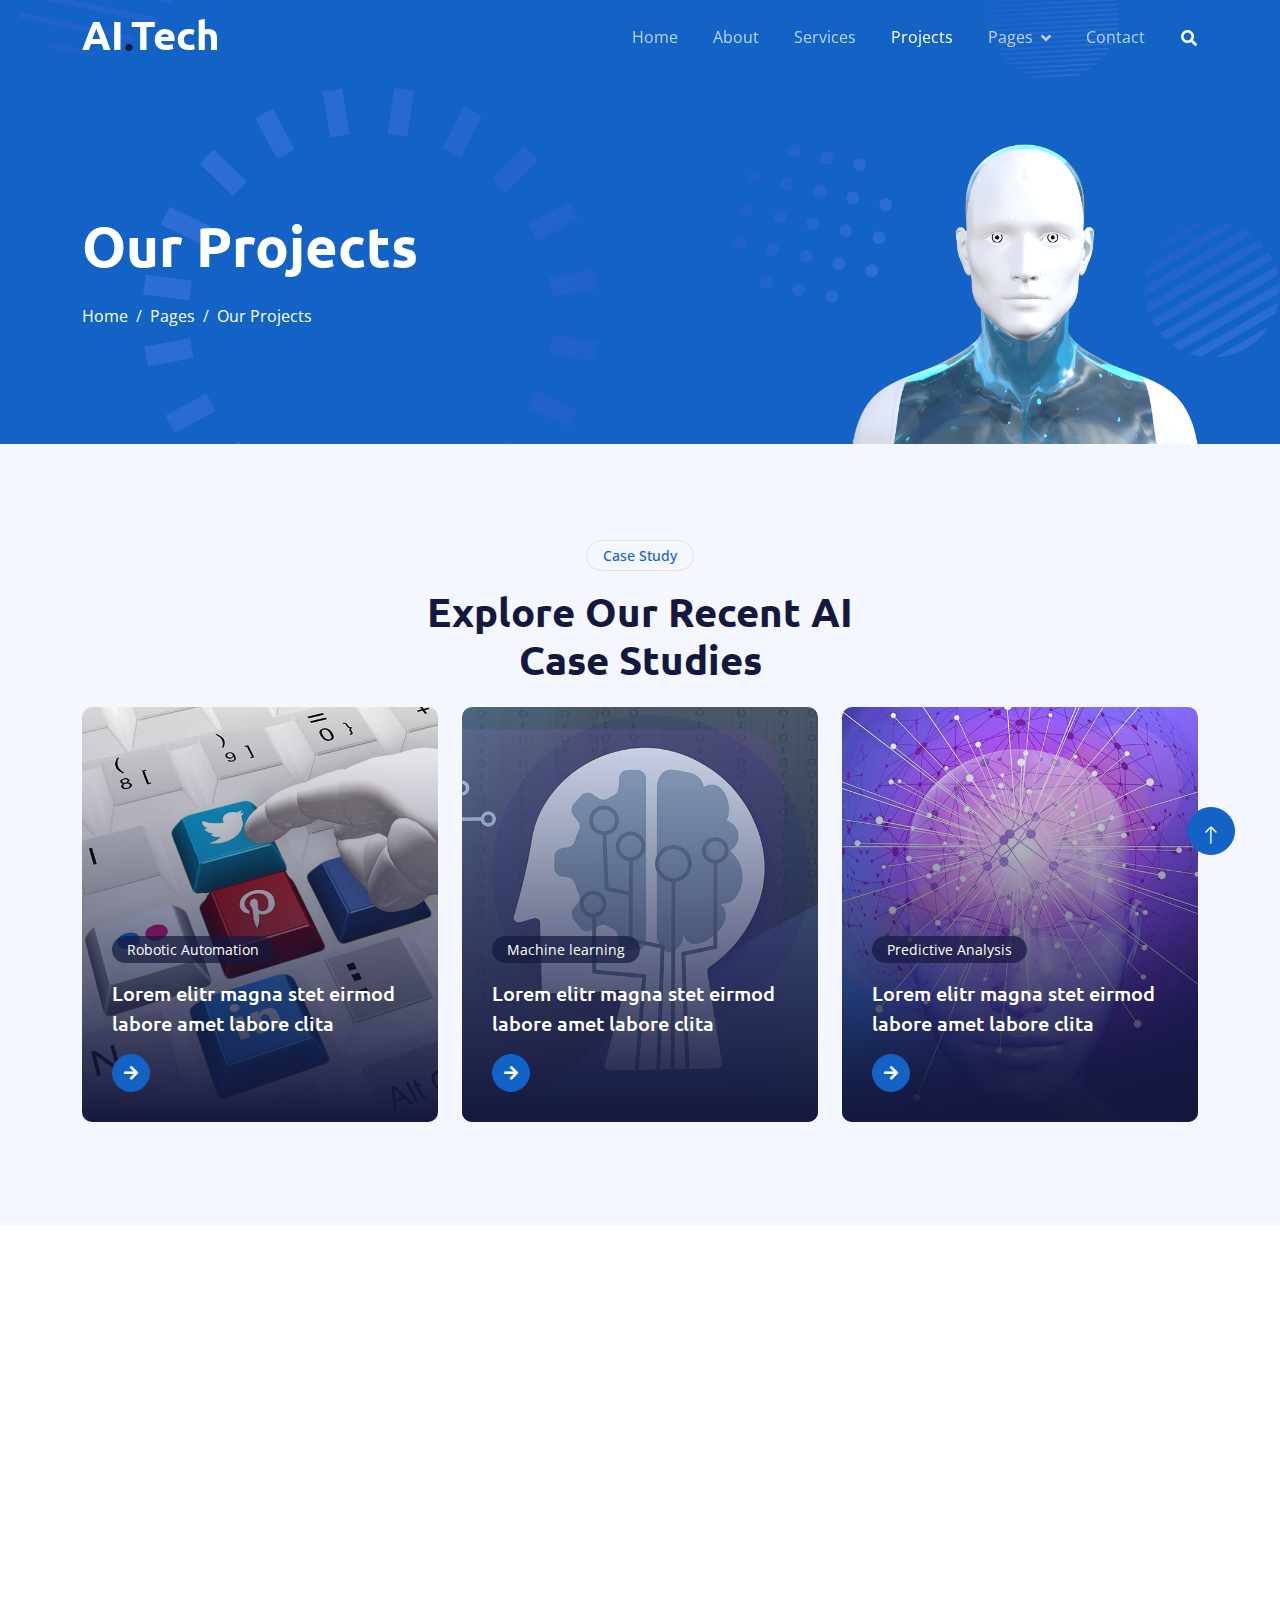
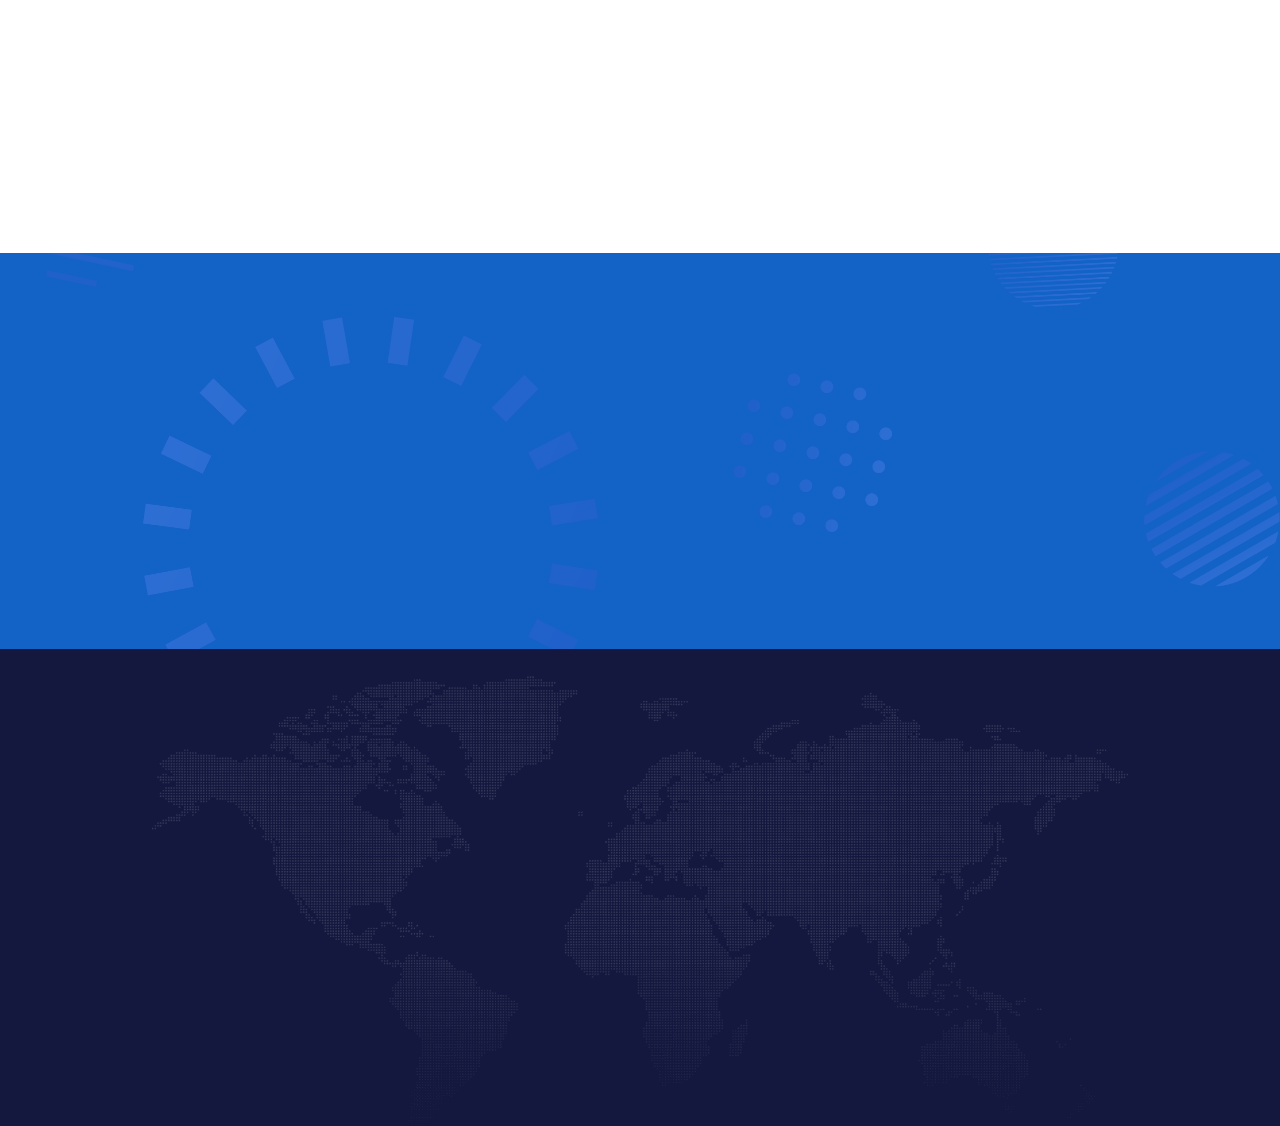
<file: project.html>
<!DOCTYPE html>
<html lang="en">

<head>
    <meta charset="utf-8">
    <title>AI.Tech - Artificial Intelligence HTML Template</title>
    <meta content="width=device-width, initial-scale=1.0" name="viewport">
    <meta content="" name="keywords">
    <meta content="" name="description">

    <!-- Favicon -->
    <link href="img/favicon.ico" rel="icon">

    <!-- Google Web Fonts -->
    <link rel="preconnect" href="https://fonts.googleapis.com">
    <link rel="preconnect" href="https://fonts.gstatic.com" crossorigin>
    <link href="https://fonts.googleapis.com/css2?family=Open+Sans:wght@400;600&family=Ubuntu:wght@500;700&display=swap"
        rel="stylesheet">

    <!-- Icon Font Stylesheet -->
    <link href="https://cdnjs.cloudflare.com/ajax/libs/font-awesome/5.10.0/css/all.min.css" rel="stylesheet">
    <link href="https://cdn.jsdelivr.net/npm/bootstrap-icons@1.4.1/font/bootstrap-icons.css" rel="stylesheet">

    <!-- Libraries Stylesheet -->
    <link href="lib/animate/animate.min.css" rel="stylesheet">
    <link href="lib/owlcarousel/assets/owl.carousel.min.css" rel="stylesheet">

    <!-- Customized Bootstrap Stylesheet -->
    <link href="css/bootstrap.min.css" rel="stylesheet">

    <!-- Template Stylesheet -->
    <link href="css/style.css" rel="stylesheet">
</head>

<body>
    <!-- Spinner Start -->
    <div id="spinner"
        class="show bg-white position-fixed translate-middle w-100 vh-100 top-50 start-50 d-flex align-items-center justify-content-center">
        <div class="spinner-grow text-primary" style="width: 3rem; height: 3rem;" role="status">
            <span class="sr-only">Loading...</span>
        </div>
    </div>
    <!-- Spinner End -->


    <!-- Navbar Start -->
    <div class="container-fluid sticky-top">
        <div class="container">
            <nav class="navbar navbar-expand-lg navbar-dark p-0">
                <a href="index.html" class="navbar-brand">
                    <h1 class="text-white">AI<span class="text-dark">.</span>Tech</h1>
                </a>
                <button type="button" class="navbar-toggler ms-auto me-0" data-bs-toggle="collapse"
                    data-bs-target="#navbarCollapse">
                    <span class="navbar-toggler-icon"></span>
                </button>
                <div class="collapse navbar-collapse" id="navbarCollapse">
                    <div class="navbar-nav ms-auto">
                        <a href="index.html" class="nav-item nav-link">Home</a>
                        <a href="about.html" class="nav-item nav-link">About</a>
                        <a href="service.html" class="nav-item nav-link">Services</a>
                        <a href="project.html" class="nav-item nav-link active">Projects</a>
                        <div class="nav-item dropdown">
                            <a href="#" class="nav-link dropdown-toggle" data-bs-toggle="dropdown">Pages</a>
                            <div class="dropdown-menu bg-light mt-2">
                                <a href="feature.html" class="dropdown-item">Features</a>
                                <a href="team.html" class="dropdown-item">Our Team</a>
                                <a href="faq.html" class="dropdown-item">FAQs</a>
                                <a href="testimonial.html" class="dropdown-item">Testimonial</a>
                                <a href="404.html" class="dropdown-item">404 Page</a>
                            </div>
                        </div>
                        <a href="contact.html" class="nav-item nav-link">Contact</a>
                    </div>
                    <butaton type="button" class="btn text-white p-0 d-none d-lg-block" data-bs-toggle="modal"
                        data-bs-target="#searchModal"><i class="fa fa-search"></i></butaton>
                </div>
            </nav>
        </div>
    </div>
    <!-- Navbar End -->


    <!-- Hero Start -->
    <div class="container-fluid pt-5 bg-primary hero-header">
        <div class="container pt-5">
            <div class="row g-5 pt-5">
                <div class="col-lg-6 align-self-center text-center text-lg-start mb-lg-5">
                    <h1 class="display-4 text-white mb-4 animated slideInRight">Our Projects</h1>
                    <nav aria-label="breadcrumb">
                        <ol class="breadcrumb justify-content-center justify-content-lg-start mb-0">
                            <li class="breadcrumb-item"><a class="text-white" href="#">Home</a></li>
                            <li class="breadcrumb-item"><a class="text-white" href="#">Pages</a></li>
                            <li class="breadcrumb-item text-white active" aria-current="page">Our Projects</li>
                        </ol>
                    </nav>
                </div>
                <div class="col-lg-6 align-self-end text-center text-lg-end">
                    <img class="img-fluid" src="img/hero-img.png" alt="" style="max-height: 300px;">
                </div>
            </div>
        </div>
    </div>
    <!-- Hero End -->


    <!-- Full Screen Search Start -->
    <div class="modal fade" id="searchModal" tabindex="-1">
        <div class="modal-dialog modal-fullscreen">
            <div class="modal-content" style="background: rgba(20, 24, 62, 0.7);">
                <div class="modal-header border-0">
                    <button type="button" class="btn btn-square bg-white btn-close" data-bs-dismiss="modal"
                        aria-label="Close"></button>
                </div>
                <div class="modal-body d-flex align-items-center justify-content-center">
                    <div class="input-group" style="max-width: 600px;">
                        <input type="text" class="form-control bg-transparent border-light p-3"
                            placeholder="Type search keyword">
                        <button class="btn btn-light px-4"><i class="bi bi-search"></i></button>
                    </div>
                </div>
            </div>
        </div>
    </div>
    <!-- Full Screen Search End -->


    <!-- Case Start -->
    <div class="container-fluid bg-light py-5">
        <div class="container py-5">
            <div class="mx-auto text-center wow fadeIn" data-wow-delay="0.1s" style="max-width: 500px;">
                <div class="btn btn-sm border rounded-pill text-primary px-3 mb-3">Case Study</div>
                <h1 class="mb-4">Explore Our Recent AI Case Studies</h1>
            </div>
            <div class="row g-4">
                <div class="col-lg-4 wow fadeIn" data-wow-delay="0.3s">
                    <div class="case-item position-relative overflow-hidden rounded mb-2">
                        <img class="img-fluid" src="img/project-1.jpg" alt="">
                        <a class="case-overlay text-decoration-none" href="">
                            <small>Robotic Automation</small>
                            <h5 class="lh-base text-white mb-3">Lorem elitr magna stet eirmod labore amet labore clita
                            </h5>
                            <span class="btn btn-square btn-primary"><i class="fa fa-arrow-right"></i></span>
                        </a>
                    </div>
                </div>
                <div class="col-lg-4 wow fadeIn" data-wow-delay="0.5s">
                    <div class="case-item position-relative overflow-hidden rounded mb-2">
                        <img class="img-fluid" src="img/project-2.jpg" alt="">
                        <a class="case-overlay text-decoration-none" href="">
                            <small>Machine learning</small>
                            <h5 class="lh-base text-white mb-3">Lorem elitr magna stet eirmod labore amet labore clita
                            </h5>
                            <span class="btn btn-square btn-primary"><i class="fa fa-arrow-right"></i></span>
                        </a>
                    </div>
                </div>
                <div class="col-lg-4 wow fadeIn" data-wow-delay="0.7s">
                    <div class="case-item position-relative overflow-hidden rounded mb-2">
                        <img class="img-fluid" src="img/project-3.jpg" alt="">
                        <a class="case-overlay text-decoration-none" href="">
                            <small>Predictive Analysis</small>
                            <h5 class="lh-base text-white mb-3">Lorem elitr magna stet eirmod labore amet labore clita
                            </h5>
                            <span class="btn btn-square btn-primary"><i class="fa fa-arrow-right"></i></span>
                        </a>
                    </div>
                </div>
            </div>
        </div>
    </div>
    <!-- Case End -->


    <!-- FAQs Start -->
    <div class="container-fluid py-5">
        <div class="container py-5">
            <div class="mx-auto text-center wow fadeIn" data-wow-delay="0.1s" style="max-width: 500px;">
                <div class="btn btn-sm border rounded-pill text-primary px-3 mb-3">Popular FAQs</div>
                <h1 class="mb-4">Frequently Asked Questions</h1>
            </div>
            <div class="row">
                <div class="col-lg-6">
                    <div class="accordion" id="accordionFAQ1">
                        <div class="accordion-item wow fadeIn" data-wow-delay="0.1s">
                            <h2 class="accordion-header" id="headingOne">
                                <button class="accordion-button collapsed" type="button" data-bs-toggle="collapse"
                                    data-bs-target="#collapseOne" aria-expanded="false" aria-controls="collapseOne">
                                    How to build a website?
                                </button>
                            </h2>
                            <div id="collapseOne" class="accordion-collapse collapse" aria-labelledby="headingOne"
                                data-bs-parent="#accordionFAQ1">
                                <div class="accordion-body">
                                    Dolor nonumy tempor elitr et rebum ipsum sit duo duo. Diam sed sed magna et magna diam aliquyam amet dolore ipsum erat duo. Sit rebum magna duo labore no diam.
                                </div>
                            </div>
                        </div>
                        <div class="accordion-item wow fadeIn" data-wow-delay="0.2s">
                            <h2 class="accordion-header" id="headingTwo">
                                <button class="accordion-button collapsed" type="button" data-bs-toggle="collapse"
                                    data-bs-target="#collapseTwo" aria-expanded="false" aria-controls="collapseTwo">
                                    How long will it take to get a new website?
                                </button>
                            </h2>
                            <div id="collapseTwo" class="accordion-collapse collapse" aria-labelledby="headingTwo"
                                data-bs-parent="#accordionFAQ1">
                                <div class="accordion-body">
                                    Dolor nonumy tempor elitr et rebum ipsum sit duo duo. Diam sed sed magna et magna diam aliquyam amet dolore ipsum erat duo. Sit rebum magna duo labore no diam.
                                </div>
                            </div>
                        </div>
                        <div class="accordion-item wow fadeIn" data-wow-delay="0.3s">
                            <h2 class="accordion-header" id="headingThree">
                                <button class="accordion-button collapsed" type="button" data-bs-toggle="collapse"
                                    data-bs-target="#collapseThree" aria-expanded="false" aria-controls="collapseThree">
                                    Do you only create HTML websites?
                                </button>
                            </h2>
                            <div id="collapseThree" class="accordion-collapse collapse" aria-labelledby="headingThree"
                                data-bs-parent="#accordionFAQ1">
                                <div class="accordion-body">
                                    Dolor nonumy tempor elitr et rebum ipsum sit duo duo. Diam sed sed magna et magna diam aliquyam amet dolore ipsum erat duo. Sit rebum magna duo labore no diam.
                                </div>
                            </div>
                        </div>
                        <div class="accordion-item wow fadeIn" data-wow-delay="0.4s">
                            <h2 class="accordion-header" id="headingFour">
                                <button class="accordion-button collapsed" type="button" data-bs-toggle="collapse"
                                    data-bs-target="#collapseFour" aria-expanded="true" aria-controls="collapseFour">
                                    Will my website be mobile-friendly?
                                </button>
                            </h2>
                            <div id="collapseFour" class="accordion-collapse collapse" aria-labelledby="headingFour"
                                data-bs-parent="#accordionFAQ1">
                                <div class="accordion-body">
                                    Dolor nonumy tempor elitr et rebum ipsum sit duo duo. Diam sed sed magna et magna diam aliquyam amet dolore ipsum erat duo. Sit rebum magna duo labore no diam.
                                </div>
                            </div>
                        </div>
                    </div>
                </div>
                <div class="col-lg-6">
                    <div class="accordion" id="accordionFAQ2">
                        <div class="accordion-item wow fadeIn" data-wow-delay="0.5s">
                            <h2 class="accordion-header" id="headingFive">
                                <button class="accordion-button collapsed" type="button" data-bs-toggle="collapse"
                                    data-bs-target="#collapseFive" aria-expanded="false" aria-controls="collapseFive">
                                    Will you maintain my site for me?
                                </button>
                            </h2>
                            <div id="collapseFive" class="accordion-collapse collapse" aria-labelledby="headingFive"
                                data-bs-parent="#accordionFAQ2">
                                <div class="accordion-body">
                                    Dolor nonumy tempor elitr et rebum ipsum sit duo duo. Diam sed sed magna et magna diam aliquyam amet dolore ipsum erat duo. Sit rebum magna duo labore no diam.
                                </div>
                            </div>
                        </div>
                        <div class="accordion-item wow fadeIn" data-wow-delay="0.6s">
                            <h2 class="accordion-header" id="headingSix">
                                <button class="accordion-button collapsed" type="button" data-bs-toggle="collapse"
                                    data-bs-target="#collapseSix" aria-expanded="false" aria-controls="collapseSix">
                                    I’m on a strict budget. Do you have any low cost options?
                                </button>
                            </h2>
                            <div id="collapseSix" class="accordion-collapse collapse" aria-labelledby="headingSix"
                                data-bs-parent="#accordionFAQ2">
                                <div class="accordion-body">
                                    Dolor nonumy tempor elitr et rebum ipsum sit duo duo. Diam sed sed magna et magna diam aliquyam amet dolore ipsum erat duo. Sit rebum magna duo labore no diam.
                                </div>
                            </div>
                        </div>
                        <div class="accordion-item wow fadeIn" data-wow-delay="0.7s">
                            <h2 class="accordion-header" id="headingSeven">
                                <button class="accordion-button collapsed" type="button" data-bs-toggle="collapse"
                                    data-bs-target="#collapseSeven" aria-expanded="false" aria-controls="collapseSeven">
                                    Will you maintain my site for me?
                                </button>
                            </h2>
                            <div id="collapseSeven" class="accordion-collapse collapse" aria-labelledby="headingSeven"
                                data-bs-parent="#accordionFAQ2">
                                <div class="accordion-body">
                                    Dolor nonumy tempor elitr et rebum ipsum sit duo duo. Diam sed sed magna et magna diam aliquyam amet dolore ipsum erat duo. Sit rebum magna duo labore no diam.
                                </div>
                            </div>
                        </div>
                        <div class="accordion-item wow fadeIn" data-wow-delay="0.8s">
                            <h2 class="accordion-header" id="headingEight">
                                <button class="accordion-button collapsed" type="button" data-bs-toggle="collapse"
                                    data-bs-target="#collapseEight" aria-expanded="false" aria-controls="collapseEight">
                                    I’m on a strict budget. Do you have any low cost options?
                                </button>
                            </h2>
                            <div id="collapseEight" class="accordion-collapse collapse" aria-labelledby="headingEight"
                                data-bs-parent="#accordionFAQ2">
                                <div class="accordion-body">
                                    Dolor nonumy tempor elitr et rebum ipsum sit duo duo. Diam sed sed magna et magna diam aliquyam amet dolore ipsum erat duo. Sit rebum magna duo labore no diam.
                                </div>
                            </div>
                        </div>
                    </div>
                </div>
            </div>
        </div>
    </div>
    <!-- FAQs Start -->


    <!-- Newsletter Start -->
    <div class="container-fluid bg-primary newsletter py-5">
        <div class="container">
            <div class="row g-5 align-items-center">
                <div class="col-md-5 ps-lg-0 pt-5 pt-md-0 text-start wow fadeIn" data-wow-delay="0.3s">
                    <img class="img-fluid" src="img/newsletter.png" alt="">
                </div>
                <div class="col-md-7 py-5 newsletter-text wow fadeIn" data-wow-delay="0.5s">
                    <div class="btn btn-sm border rounded-pill text-white px-3 mb-3">Newsletter</div>
                    <h1 class="text-white mb-4">Let's subscribe the newsletter</h1>
                    <div class="position-relative w-100 mt-3 mb-2">
                        <input class="form-control border-0 rounded-pill w-100 ps-4 pe-5" type="text"
                            placeholder="Enter Your Email" style="height: 48px;">
                        <button type="button" class="btn shadow-none position-absolute top-0 end-0 mt-1 me-2"><i
                                class="fa fa-paper-plane text-primary fs-4"></i></button>
                    </div>
                    <small class="text-white-50">Diam sed sed dolor stet amet eirmod</small>
                </div>
            </div>
        </div>
    </div>
    <!-- Newsletter End -->


    <!-- Footer Start -->
    <div class="container-fluid bg-dark text-white-50 footer pt-5">
        <div class="container py-5">
            <div class="row g-5">
                <div class="col-md-6 col-lg-3 wow fadeIn" data-wow-delay="0.1s">
                    <a href="index.html" class="d-inline-block mb-3">
                        <h1 class="text-white">AI<span class="text-primary">.</span>Tech</h1>
                    </a>
                    <p class="mb-0">Tempor erat elitr rebum at clita. Diam dolor diam ipsum et tempor sit. Aliqu diam
                        amet diam et eos labore. Clita erat ipsum et lorem et sit, sed stet no labore lorem sit. Sanctus
                        clita duo justo et tempor</p>
                </div>
                <div class="col-md-6 col-lg-3 wow fadeIn" data-wow-delay="0.3s">
                    <h5 class="text-white mb-4">Get In Touch</h5>
                    <p><i class="fa fa-map-marker-alt me-3"></i>123 Street, New York, USA</p>
                    <p><i class="fa fa-phone-alt me-3"></i>+012 345 67890</p>
                    <p><i class="fa fa-envelope me-3"></i>info@example.com</p>
                    <div class="d-flex pt-2">
                        <a class="btn btn-outline-light btn-social" href=""><i class="fab fa-twitter"></i></a>
                        <a class="btn btn-outline-light btn-social" href=""><i class="fab fa-facebook-f"></i></a>
                        <a class="btn btn-outline-light btn-social" href=""><i class="fab fa-youtube"></i></a>
                        <a class="btn btn-outline-light btn-social" href=""><i class="fab fa-instagram"></i></a>
                        <a class="btn btn-outline-light btn-social" href=""><i class="fab fa-linkedin-in"></i></a>
                    </div>
                </div>
                <div class="col-md-6 col-lg-3 wow fadeIn" data-wow-delay="0.5s">
                    <h5 class="text-white mb-4">Popular Link</h5>
                    <a class="btn btn-link" href="">About Us</a>
                    <a class="btn btn-link" href="">Contact Us</a>
                    <a class="btn btn-link" href="">Privacy Policy</a>
                    <a class="btn btn-link" href="">Terms & Condition</a>
                    <a class="btn btn-link" href="">Career</a>
                </div>
                <div class="col-md-6 col-lg-3 wow fadeIn" data-wow-delay="0.7s">
                    <h5 class="text-white mb-4">Our Services</h5>
                    <a class="btn btn-link" href="">Robotic Automation</a>
                    <a class="btn btn-link" href="">Machine learning</a>
                    <a class="btn btn-link" href="">Predictive Analysis</a>
                    <a class="btn btn-link" href="">Data Science</a>
                    <a class="btn btn-link" href="">Robot Technology</a>
                </div>
            </div>
        </div>
        <div class="container wow fadeIn" data-wow-delay="0.1s">
            <div class="copyright">
                <div class="row">
                    <div class="col-md-6 text-center text-md-start mb-3 mb-md-0">
                        &copy; <a class="border-bottom" href="#">Your Site Name</a>, All Right Reserved.

                        <!--/*** This template is free as long as you keep the footer author’s credit link/attribution link/backlink. If you'd like to use the template without the footer author’s credit link/attribution link/backlink, you can purchase the Credit Removal License from "https://htmlcodex.com/credit-removal". Thank you for your support. ***/-->
                        Designed By <a class="border-bottom" href="https://htmlcodex.com">HTML Codex</a> Distributed By <a class="border-bottom" href="https://themewagon.com">ThemeWagon</a>
                    </div>
                    <div class="col-md-6 text-center text-md-end">
                        <div class="footer-menu">
                            <a href="">Home</a>
                            <a href="">Cookies</a>
                            <a href="">Help</a>
                            <a href="">FAQs</a>
                        </div>
                    </div>
                </div>
            </div>
        </div>
    </div>
    <!-- Footer End -->


    <!-- Back to Top -->
    <a href="#" class="btn btn-lg btn-primary btn-lg-square back-to-top pt-2"><i class="bi bi-arrow-up"></i></a>


    <!-- JavaScript Libraries -->
    <script src="https://ajax.googleapis.com/ajax/libs/jquery/3.6.1/jquery.min.js"></script>
    <script src="https://cdn.jsdelivr.net/npm/bootstrap@5.0.0/dist/js/bootstrap.bundle.min.js"></script>
    <script src="lib/wow/wow.min.js"></script>
    <script src="lib/easing/easing.min.js"></script>
    <script src="lib/waypoints/waypoints.min.js"></script>
    <script src="lib/counterup/counterup.min.js"></script>
    <script src="lib/owlcarousel/owl.carousel.min.js"></script>

    <!-- Template Javascript -->
    <script src="js/main.js"></script>
</body>

</html>
</file>
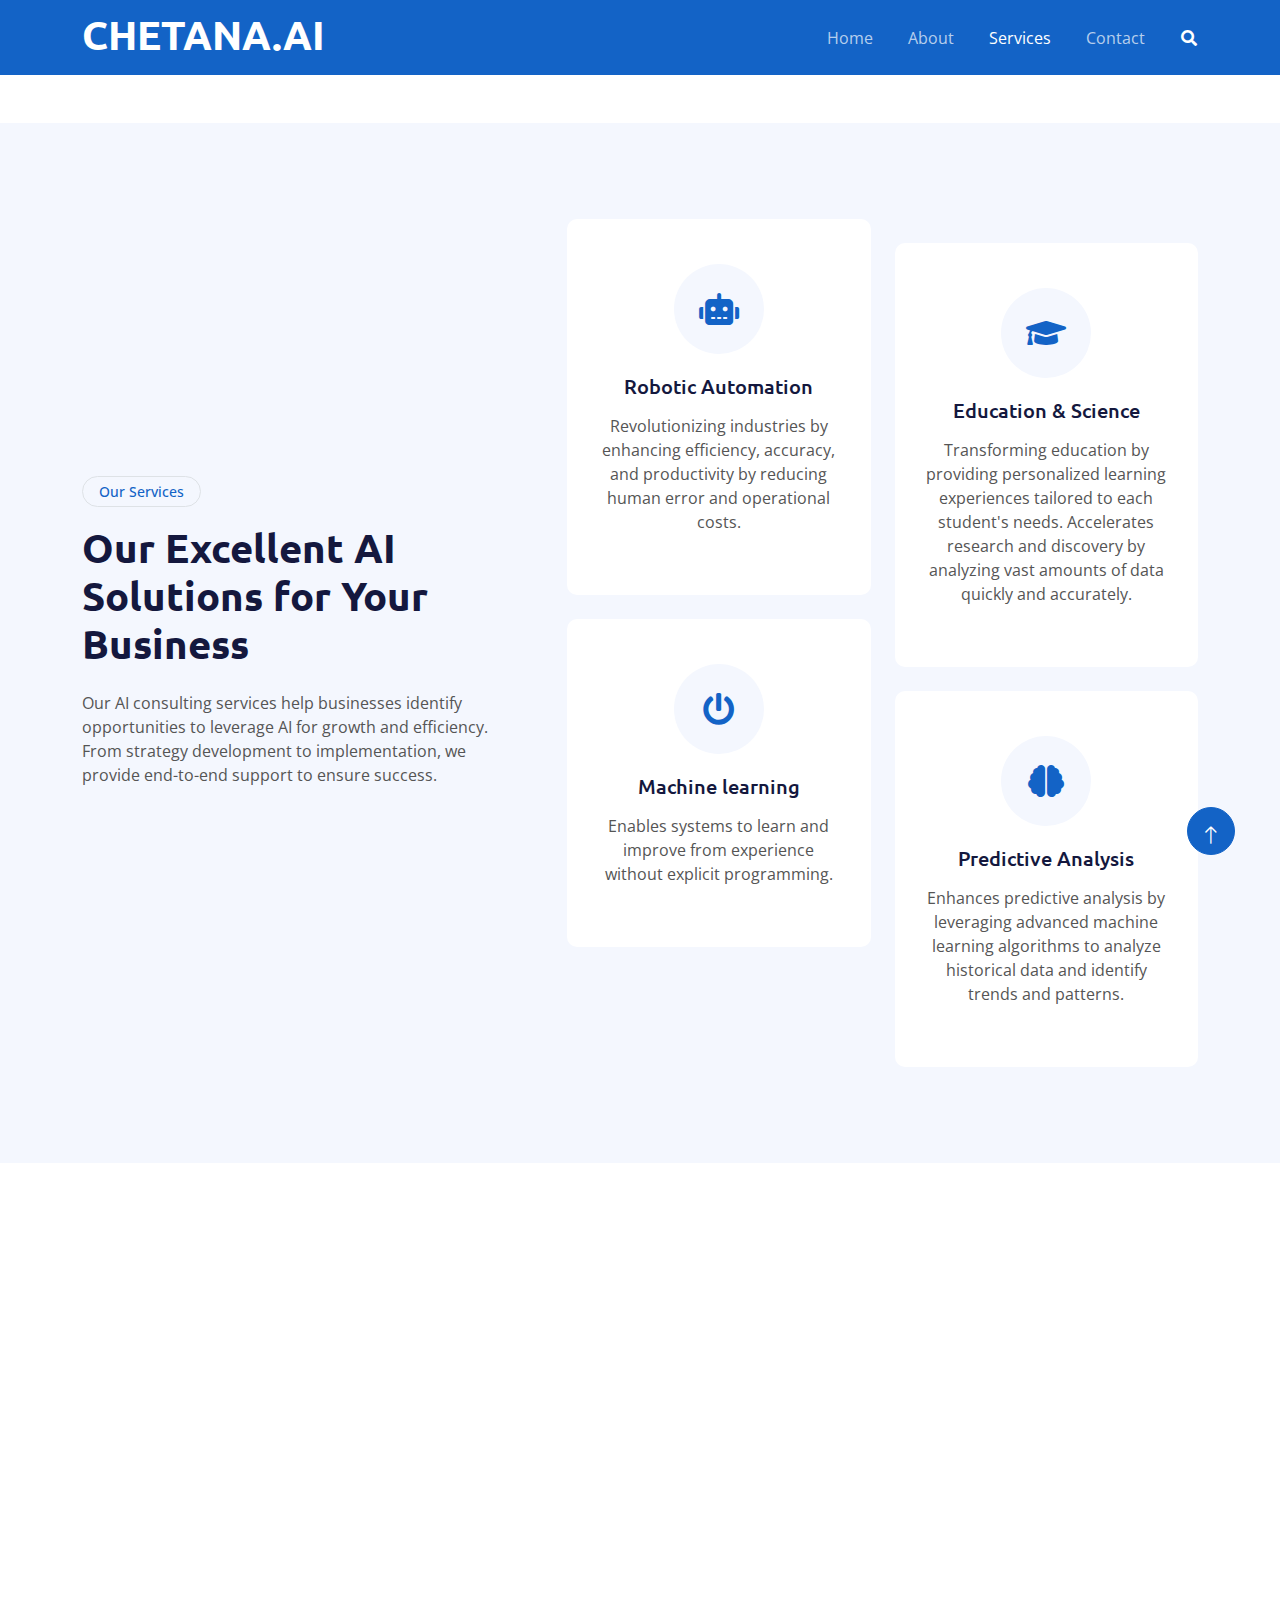
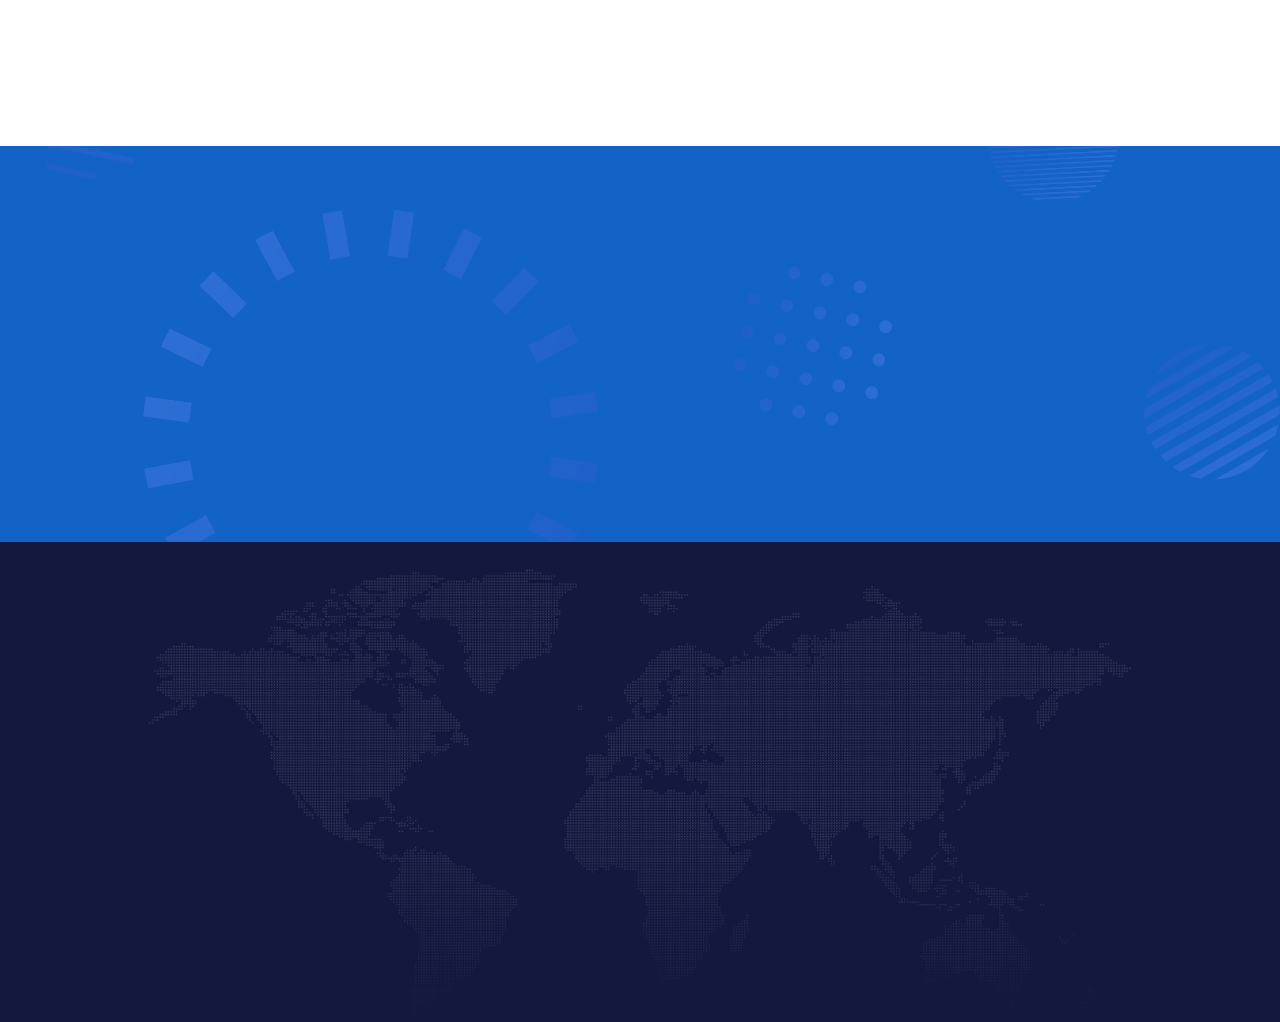
<file: service.html>
<!DOCTYPE html>
<html lang="en">

<head>
    <meta charset="utf-8">
    <title>CHETANA-AI</title>
    <meta content="width=device-width, initial-scale=1.0" name="viewport">
    <meta content="" name="keywords">
    <meta content="" name="description">

    <!-- Favicon -->
    <link href="img/favicon.ico" rel="icon">

    <!-- Google Web Fonts -->
    <link rel="preconnect" href="https://fonts.googleapis.com">
    <link rel="preconnect" href="https://fonts.gstatic.com" crossorigin>
    <link href="https://fonts.googleapis.com/css2?family=Open+Sans:wght@400;600&family=Ubuntu:wght@500;700&display=swap"
        rel="stylesheet">

    <!-- Icon Font Stylesheet -->
    <link href="https://cdnjs.cloudflare.com/ajax/libs/font-awesome/5.10.0/css/all.min.css" rel="stylesheet">
    <link href="https://cdn.jsdelivr.net/npm/bootstrap-icons@1.4.1/font/bootstrap-icons.css" rel="stylesheet">

    <!-- Libraries Stylesheet -->
    <link href="lib/animate/animate.min.css" rel="stylesheet">
    <link href="lib/owlcarousel/assets/owl.carousel.min.css" rel="stylesheet">

    <!-- Customized Bootstrap Stylesheet -->
    <link href="css/bootstrap.min.css" rel="stylesheet">

    <!-- Template Stylesheet -->
    <link href="css/style.css" rel="stylesheet">
</head>

<body>
    <!-- Spinner Start -->
    <div id="spinner"
        class="show bg-white position-fixed translate-middle w-100 vh-100 top-50 start-50 d-flex align-items-center justify-content-center">
        <div class="spinner-grow text-primary" style="width: 3rem; height: 3rem;" role="status">
            <span class="sr-only">Loading...</span>
        </div>
    </div>
    <!-- Spinner End -->


    <!-- Navbar Start -->
    <div class="container-fluid bg-primary">
        <div class="container">
            <nav class="navbar navbar-expand-lg navbar-dark p-0">
                <a href="index.html" class="navbar-brand">
                    <h1 class="text-white">CHETANA<span class="text-white">.</span>AI</h1>
                </a>
                <button type="button" class="navbar-toggler ms-auto me-0" data-bs-toggle="collapse"
                    data-bs-target="#navbarCollapse">
                    <span class="navbar-toggler-icon"></span>
                </button>
                <div class="collapse navbar-collapse" id="navbarCollapse">
                    <div class="navbar-nav ms-auto">
                        <a href="index.html" class="nav-item nav-link">Home</a>
                        <a href="about.html" class="nav-item nav-link">About</a>
                        <a href="service.html" class="nav-item nav-link active">Services</a>
                        <!-- <a href="project.html" class="nav-item nav-link">Projects</a>
                        <div class="nav-item dropdown">
                            <a href="#" class="nav-link dropdown-toggle" data-bs-toggle="dropdown">Pages</a>
                            <div class="dropdown-menu bg-light mt-2">
                                <a href="feature.html" class="dropdown-item">Features</a>
                                <a href="team.html" class="dropdown-item">Our Team</a>
                                <a href="faq.html" class="dropdown-item">FAQs</a>
                                <a href="testimonial.html" class="dropdown-item">Testimonial</a>
                                <a href="404.html" class="dropdown-item">404 Page</a>
                            </div> -->
                        <!-- </div> -->
                        <a href="contact.html" class="nav-item nav-link">Contact</a>
                    </div>
                    <butaton type="button" class="btn text-white p-0 d-none d-lg-block" data-bs-toggle="modal"
                        data-bs-target="#searchModal"><i class="fa fa-search"></i></butaton>
                </div>
            </nav>
        </div>
    </div>
    <!-- Navbar End -->


    <!-- Hero Start -->
    <!-- <div class="container-fluid pt-5 bg-primary hero-header">
        <div class="container pt-5">
            <div class="row g-5 pt-5">
                <div class="col-lg-6 align-self-center text-center text-lg-start mb-lg-5">
                    <h1 class="display-4 text-white mb-4 animated slideInRight">Our Services</h1>
                    <nav aria-label="breadcrumb">
                        <ol class="breadcrumb justify-content-center justify-content-lg-start mb-0">
                            <li class="breadcrumb-item"><a class="text-white" href="#">Home</a></li>
                            <li class="breadcrumb-item"><a class="text-white" href="#">Pages</a></li>
                            <li class="breadcrumb-item text-white active" aria-current="page">Our Services</li>
                        </ol>
                    </nav>
                </div>
                <div class="col-lg-6 align-self-end text-center text-lg-end">
                    <img class="img-fluid" src="img/hero-img.png" alt="" style="max-height: 300px;">
                </div>
            </div>
        </div>
    </div> -->
    <!-- Hero End -->


    <!-- Full Screen Search Start -->
    <div class="modal fade" id="searchModal" tabindex="-1">
        <div class="modal-dialog modal-fullscreen">
            <div class="modal-content" style="background: rgba(20, 24, 62, 0.7);">
                <div class="modal-header border-0">
                    <button type="button" class="btn btn-square bg-white btn-close" data-bs-dismiss="modal"
                        aria-label="Close"></button>
                </div>
                <div class="modal-body d-flex align-items-center justify-content-center">
                    <div class="input-group" style="max-width: 600px;">
                        <input type="text" class="form-control bg-transparent border-light p-3"
                            placeholder="Type search keyword">
                        <button class="btn btn-light px-4"><i class="bi bi-search"></i></button>
                    </div>
                </div>
            </div>
        </div>
    </div>
    <!-- Full Screen Search End -->


    <!-- Service Start -->
    <div class="container-fluid bg-light mt-5 py-5">
        <div class="container py-5">
          <div class="row g-5 align-items-center">
            <div class="col-lg-5 wow fadeIn" data-wow-delay="0.1s">
              <div class="btn btn-sm border rounded-pill text-primary px-3 mb-3">
                Our Services
              </div>
              <h1 class="mb-4">Our Excellent AI Solutions for Your Business</h1>
              <p class="mb-4">
                Our AI consulting services help businesses identify opportunities
                to leverage AI for growth and efficiency. From strategy
                development to implementation, we provide end-to-end support to
                ensure success.
              </p>
              <!-- <a class="btn btn-primary rounded-pill px-4" href="">Read More</a> -->
            </div>
            <div class="col-lg-7">
              <div class="row g-4">
                <div class="col-md-6">
                  <div class="row g-4">
                    <div class="col-12 wow fadeIn" data-wow-delay="0.1s">
                      <div
                        class="service-item d-flex flex-column justify-content-center text-center rounded"
                      >
                        <div class="service-icon btn-square">
                          <i class="fa fa-robot fa-2x"></i>
                        </div>
                        <h5 class="mb-3">Robotic Automation</h5>
                        <p>
                          Revolutionizing industries by enhancing efficiency,
                          accuracy, and productivity by reducing human error and
                          operational costs.
                        </p>
                        <!-- <a class="btn px-3 mt-auto mx-auto" href="">Read More</a> -->
                      </div>
                    </div>
                    <div class="col-12 wow fadeIn" data-wow-delay="0.5s">
                      <div
                        class="service-item d-flex flex-column justify-content-center text-center rounded"
                      >
                        <div class="service-icon btn-square">
                          <i class="fa fa-power-off fa-2x"></i>
                        </div>
                        <h5 class="mb-3">Machine learning</h5>
                        <p>
                          Enables systems to learn and improve from experience
                          without explicit programming.
                        </p>
                        <!-- <a class="btn px-3 mt-auto mx-auto" href="">Read More</a> -->
                      </div>
                    </div>
                  </div>
                </div>
                <div class="col-md-6 pt-md-4">
                  <div class="row g-4">
                    <div class="col-12 wow fadeIn" data-wow-delay="0.3s">
                      <div
                        class="service-item d-flex flex-column justify-content-center text-center rounded"
                      >
                        <div class="service-icon btn-square">
                          <i class="fa fa-graduation-cap fa-2x"></i>
                        </div>
                        <h5 class="mb-3">Education & Science</h5>
                        <p>
                          Transforming education by providing personalized
                          learning experiences tailored to each student's needs.
                          Accelerates research and discovery by analyzing vast
                          amounts of data quickly and accurately.
                        </p>
                        <!-- <a class="btn px-3 mt-auto mx-auto" href="">Read More</a> -->
                      </div>
                    </div>
                    <div class="col-12 wow fadeIn" data-wow-delay="0.7s">
                      <div
                        class="service-item d-flex flex-column justify-content-center text-center rounded"
                      >
                        <div class="service-icon btn-square">
                          <i class="fa fa-brain fa-2x"></i>
                        </div>
                        <h5 class="mb-3">Predictive Analysis</h5>
                        <p>
                          Enhances predictive analysis by leveraging advanced
                          machine learning algorithms to analyze historical data
                          and identify trends and patterns.
                        </p>
                        <!-- <a class="btn px-3 mt-auto mx-auto" href="">Read More</a> -->
                      </div>
                    </div>
                  </div>
                </div>
              </div>
            </div>
          </div>
        </div>
      </div>
    <!-- Service End -->


    <!-- Testimonial Start -->
    <div class="container-xxl py-5">
        <div class="container py-5">
            <div class="row g-5">
                <div class="col-lg-5 wow fadeIn" data-wow-delay="0.1s">
                    <div class="btn btn-sm border rounded-pill text-primary px-3 mb-3">Testimonial</div>
                    <h1 class="mb-4">What Say Our Clients!</h1>
                    <!-- <p class="mb-4">Tempor erat elitr rebum at clita. Diam dolor diam ipsum et tempor sit. Aliqu diam
                        amet diam et eos labore. Clita erat ipsum et lorem et sit, sed stet no labore lorem sit. Sanctus
                        clita duo justo et tempor eirmod magna dolore erat amet</p> -->
                    <!-- <a class="btn btn-primary rounded-pill px-4" href="">Read More</a> -->
                </div>
                <div class="col-lg-7 wow fadeIn" data-wow-delay="0.5s">
                    <div class="owl-carousel testimonial-carousel border-start border-primary">
                        <div class="testimonial-item ps-5">
                            <i class="fa fa-quote-left fa-2x text-primary mb-3"></i>
                            <p class="fs-4">TechMate's innovative solutions have transformed the way we operate. Their AI-powered tools have significantly enhanced our efficiency and accuracy, allowing us to provide better service to our customers.</p>
                            <div class="d-flex align-items-center">
                                <!-- <img class="img-fluid flex-shrink-0 rounded-circle" src="img/testimonial-1.jpg" -->
                                    <!-- style="width: 60px; height: 60px;"> -->
                                <div class="ps-3">
                                    <h5 class="mb-1">Emily Johnson</h5>
                                    <span>Operations Manager</span>
                                </div>
                            </div>
                        </div>
                        <div class="testimonial-item ps-5">
                            <i class="fa fa-quote-left fa-2x text-primary mb-3"></i>
                            <p class="fs-4">The consulting services have been invaluable in guiding our technology strategy. Their insights and recommendations have helped us stay ahead of the curve and achieve our business goals. We highly recommend TechMate to any organization looking to leverage technology for growth.</p>
                            <div class="d-flex align-items-center">
                                <!-- <img class="img-fluid flex-shrink-0 rounded-circle" src="img/testimonial-2.jpg"
                                    style="width: 60px; height: 60px;"> -->
                                <div class="ps-3">
                                    <h5 class="mb-1">Jessica Miller</h5>
                                    <span>Business Development Manager</span>
                                </div>
                            </div>
                        </div>
                        <!-- <div class="testimonial-item ps-5">
                            <i class="fa fa-quote-left fa-2x text-primary mb-3"></i>
                            <p class="fs-4">Aliqu diam amet diam et eos labore. Clita erat ipsum et lorem et sit, sed stet no labore lorem sit. Sanctus clita duo justo et tempor eirmod magna dolore erat amet</p>
                            <div class="d-flex align-items-center">
                                <img class="img-fluid flex-shrink-0 rounded-circle" src="img/testimonial-3.jpg"
                                    style="width: 60px; height: 60px;">
                                <div class="ps-3">
                                    <h5 class="mb-1">Client Name</h5>
                                    <span>Profession</span>
                                </div>
                            </div>
                        </div> -->
                    </div>
                </div>
            </div>
        </div>
    </div>
    <!-- Testimonial End -->


    <!-- Newsletter Start -->
    <div class="container-fluid bg-primary newsletter py-5">
        <div class="container">
            <div class="row g-5 align-items-center">
                <div class="col-md-5 ps-lg-0 pt-5 pt-md-0 text-start wow fadeIn" data-wow-delay="0.3s">
                    <img class="img-fluid" src="img/newsletter.png" alt="">
                </div>
                <div class="col-md-7 py-5 newsletter-text wow fadeIn" data-wow-delay="0.5s">
                    <div class="btn btn-sm border rounded-pill text-white px-3 mb-3">Newsletter</div>
                    <h1 class="text-white mb-4">Let's subscribe the newsletter</h1>
                    <div class="position-relative w-100 mt-3 mb-2">
                        <input class="form-control border-0 rounded-pill w-100 ps-4 pe-5" type="text"
                            placeholder="Enter Your Email" style="height: 48px;">
                        <button type="button" class="btn shadow-none position-absolute top-0 end-0 mt-1 me-2"><i
                                class="fa fa-paper-plane text-primary fs-4"></i></button>
                    </div>
                    <small class="text-white-50">Connect with us and stay updated</small>
                </div>
            </div>
        </div>
    </div>
    <!-- Newsletter End -->


    <!-- Footer Start -->
    <div class="container-fluid bg-dark text-white-50 footer pt-5">
        <div class="container py-5">
            <div class="row g-5">
                <div class="col-md-6 col-lg-3 wow fadeIn" data-wow-delay="0.1s">
                    <a href="index.html" class="d-inline-block mb-3">
                        <h1 class="text-white">CHETANA<span class="text-primary"> </span>AI</h1>
                    </a>
                    <p class="mb-0"></p>
                </div>
                <div class="col-md-6 col-lg-3 wow fadeIn" data-wow-delay="0.3s">
                    <h5 class="text-white mb-4">Get In Touch</h5>
                    <p><i class="fa fa-map-marker-alt me-3"></i>Arena-3, 3rd Floor,
                        STPI ELITE Building, Gothapatna,
                        Khordha, Odisha - 751003</p>
                    <p><i class="fa fa-phone-alt me-3"></i>+91 9777403555</p>
                    <p><i class="fa fa-envelope me-3"></i>
                        info@quotus.co.in</p>
                    <div class="d-flex pt-2">
                        <a class="btn btn-outline-light btn-social" href=""><i class="fab fa-twitter"></i></a>
                        <a class="btn btn-outline-light btn-social" href=""><i class="fab fa-facebook-f"></i></a>
                        <a class="btn btn-outline-light btn-social" href=""><i class="fab fa-youtube"></i></a>
                        <a class="btn btn-outline-light btn-social" href=""><i class="fab fa-instagram"></i></a>
                        <a class="btn btn-outline-light btn-social" href=""><i class="fab fa-linkedin-in"></i></a>
                    </div>
                </div>
                <div class="col-md-6 col-lg-3 wow fadeIn" data-wow-delay="0.5s">
                    <h5 class="text-white mb-4">Popular Link</h5>
                    <a class="btn btn-link" href="about.html">About Us</a>
                    <a class="btn btn-link" href="contact.html">Contact Us</a>
                    <!-- <a class="btn btn-link" href="">Privacy Policy</a>
                    <a class="btn btn-link" href="">Terms & Condition</a> -->
                    <!-- <a class="btn btn-link" href="">Career</a> -->
                </div>
                <div class="col-md-6 col-lg-3 wow fadeIn" data-wow-delay="0.7s">
                    <h5 class="text-white mb-4">Our Services</h5>
                    <a class="btn btn-link" href="service.html">Robotic Automation</a>
                    <a class="btn btn-link" href="service.html">Machine learning</a>
                    <a class="btn btn-link" href="service.html">Predictive Analysis</a>
                    <!-- <a class="btn btn-link" href="service.html">Data Science</a>
                    <a class="btn btn-link" href="">Robot Technology</a> -->
                </div>
            </div>
        </div>
        <div class="container wow fadeIn" data-wow-delay="0.1s">
            <div class="copyright">
                <div class="row">
                    <div class="col-md-6 text-center text-md-start mb-3 mb-md-0">
                        &copy; <a class="border-bottom" href="#"></a>All Right Reserved.

                        <!--/*** This template is free as long as you keep the footer author’s credit link/attribution link/backlink. If you'd like to use the template without the footer author’s credit link/attribution link/backlink, you can purchase the Credit Removal License from "https://htmlcodex.com/credit-removal". Thank you for your support. ***/-->
                        Designed By <a class="border-bottom" href="">Quotus</a> 
                    </div>
                    <div class="col-md-6 text-center text-md-end">
                        <div class="footer-menu">
                            <a href="index.html">Home</a>
                            <!-- <a href="">Cookies</a> -->
                            <a href="contact.html">Help</a>
                            <!-- <a href="">FAQs</a> -->
                        </div>
                    </div>
                </div>
            </div>
        </div>
    </div>
    <!-- Footer End -->


    <!-- Back to Top -->
    <a href="#" class="btn btn-lg btn-primary btn-lg-square back-to-top pt-2"><i class="bi bi-arrow-up"></i></a>


    <!-- JavaScript Libraries -->
    <script src="https://ajax.googleapis.com/ajax/libs/jquery/3.6.1/jquery.min.js"></script>
    <script src="https://cdn.jsdelivr.net/npm/bootstrap@5.0.0/dist/js/bootstrap.bundle.min.js"></script>
    <script src="lib/wow/wow.min.js"></script>
    <script src="lib/easing/easing.min.js"></script>
    <script src="lib/waypoints/waypoints.min.js"></script>
    <script src="lib/counterup/counterup.min.js"></script>
    <script src="lib/owlcarousel/owl.carousel.min.js"></script>

    <!-- Template Javascript -->
    <script src="js/main.js"></script>
</body>

</html>
</file>
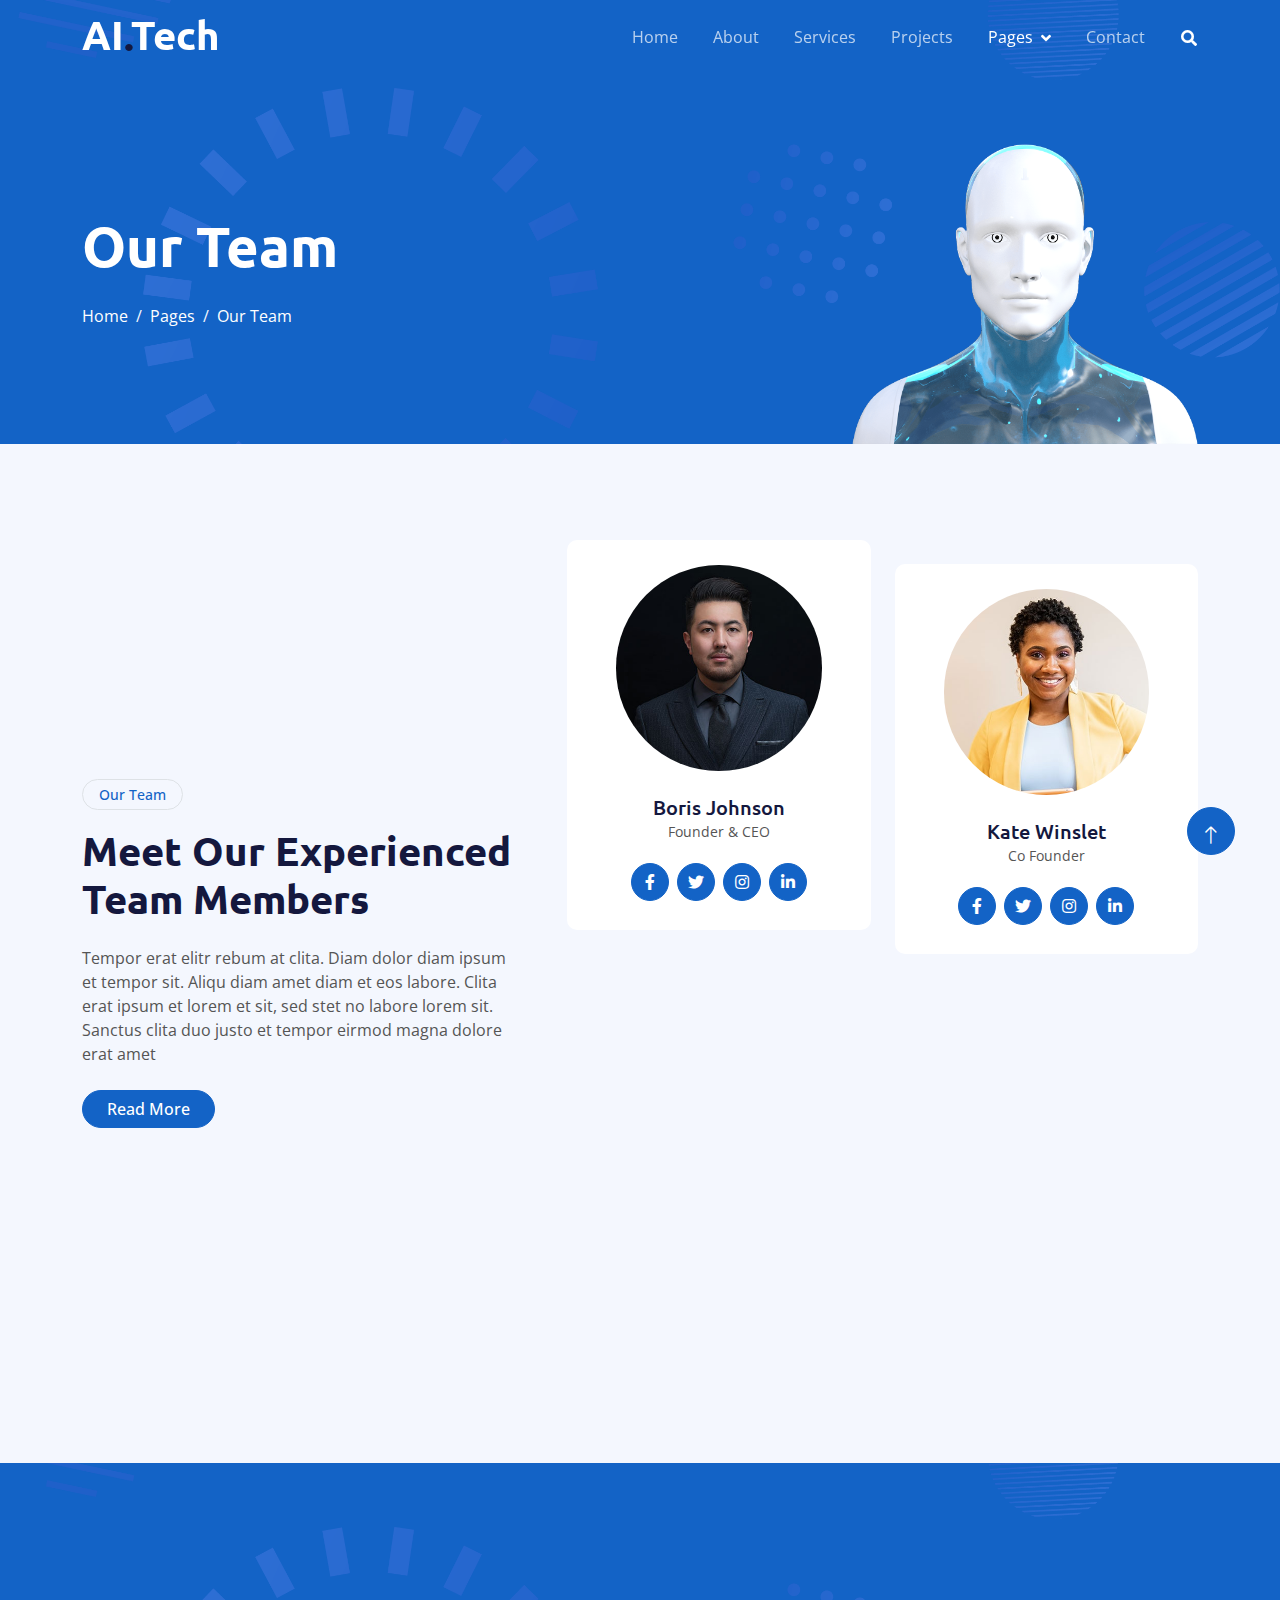
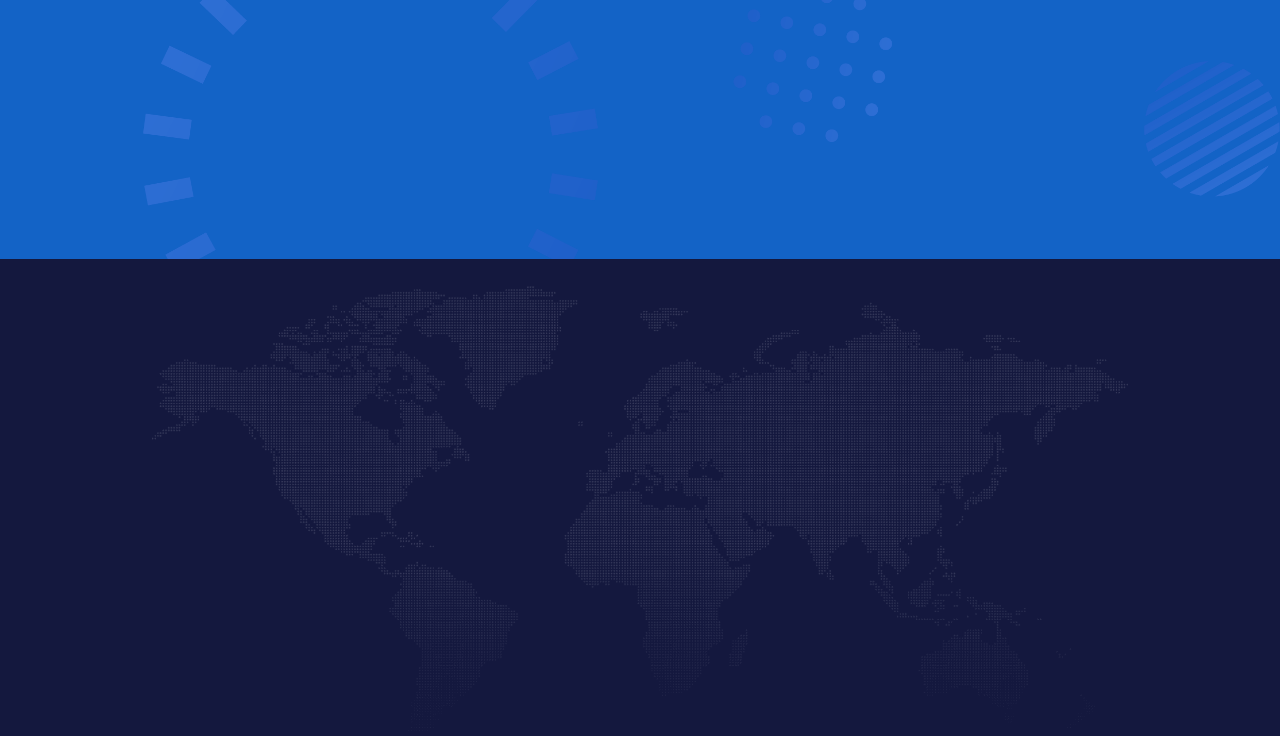
<file: team.html>
<!DOCTYPE html>
<html lang="en">

<head>
    <meta charset="utf-8">
    <title>AI.Tech - Artificial Intelligence HTML Template</title>
    <meta content="width=device-width, initial-scale=1.0" name="viewport">
    <meta content="" name="keywords">
    <meta content="" name="description">

    <!-- Favicon -->
    <link href="img/favicon.ico" rel="icon">

    <!-- Google Web Fonts -->
    <link rel="preconnect" href="https://fonts.googleapis.com">
    <link rel="preconnect" href="https://fonts.gstatic.com" crossorigin>
    <link href="https://fonts.googleapis.com/css2?family=Open+Sans:wght@400;600&family=Ubuntu:wght@500;700&display=swap"
        rel="stylesheet">

    <!-- Icon Font Stylesheet -->
    <link href="https://cdnjs.cloudflare.com/ajax/libs/font-awesome/5.10.0/css/all.min.css" rel="stylesheet">
    <link href="https://cdn.jsdelivr.net/npm/bootstrap-icons@1.4.1/font/bootstrap-icons.css" rel="stylesheet">

    <!-- Libraries Stylesheet -->
    <link href="lib/animate/animate.min.css" rel="stylesheet">
    <link href="lib/owlcarousel/assets/owl.carousel.min.css" rel="stylesheet">

    <!-- Customized Bootstrap Stylesheet -->
    <link href="css/bootstrap.min.css" rel="stylesheet">

    <!-- Template Stylesheet -->
    <link href="css/style.css" rel="stylesheet">
</head>

<body>
    <!-- Spinner Start -->
    <div id="spinner"
        class="show bg-white position-fixed translate-middle w-100 vh-100 top-50 start-50 d-flex align-items-center justify-content-center">
        <div class="spinner-grow text-primary" style="width: 3rem; height: 3rem;" role="status">
            <span class="sr-only">Loading...</span>
        </div>
    </div>
    <!-- Spinner End -->


    <!-- Navbar Start -->
    <div class="container-fluid sticky-top">
        <div class="container">
            <nav class="navbar navbar-expand-lg navbar-dark p-0">
                <a href="index.html" class="navbar-brand">
                    <h1 class="text-white">AI<span class="text-dark">.</span>Tech</h1>
                </a>
                <button type="button" class="navbar-toggler ms-auto me-0" data-bs-toggle="collapse"
                    data-bs-target="#navbarCollapse">
                    <span class="navbar-toggler-icon"></span>
                </button>
                <div class="collapse navbar-collapse" id="navbarCollapse">
                    <div class="navbar-nav ms-auto">
                        <a href="index.html" class="nav-item nav-link">Home</a>
                        <a href="about.html" class="nav-item nav-link">About</a>
                        <a href="service.html" class="nav-item nav-link">Services</a>
                        <a href="project.html" class="nav-item nav-link">Projects</a>
                        <div class="nav-item dropdown">
                            <a href="#" class="nav-link dropdown-toggle active" data-bs-toggle="dropdown">Pages</a>
                            <div class="dropdown-menu bg-light mt-2">
                                <a href="feature.html" class="dropdown-item">Features</a>
                                <a href="team.html" class="dropdown-item active">Our Team</a>
                                <a href="faq.html" class="dropdown-item">FAQs</a>
                                <a href="testimonial.html" class="dropdown-item">Testimonial</a>
                                <a href="404.html" class="dropdown-item">404 Page</a>
                            </div>
                        </div>
                        <a href="contact.html" class="nav-item nav-link">Contact</a>
                    </div>
                    <butaton type="button" class="btn text-white p-0 d-none d-lg-block" data-bs-toggle="modal"
                        data-bs-target="#searchModal"><i class="fa fa-search"></i></butaton>
                </div>
            </nav>
        </div>
    </div>
    <!-- Navbar End -->


    <!-- Hero Start -->
    <div class="container-fluid pt-5 bg-primary hero-header">
        <div class="container pt-5">
            <div class="row g-5 pt-5">
                <div class="col-lg-6 align-self-center text-center text-lg-start mb-lg-5">
                    <h1 class="display-4 text-white mb-4 animated slideInRight">Our Team</h1>
                    <nav aria-label="breadcrumb">
                        <ol class="breadcrumb justify-content-center justify-content-lg-start mb-0">
                            <li class="breadcrumb-item"><a class="text-white" href="#">Home</a></li>
                            <li class="breadcrumb-item"><a class="text-white" href="#">Pages</a></li>
                            <li class="breadcrumb-item text-white active" aria-current="page">Our Team</li>
                        </ol>
                    </nav>
                </div>
                <div class="col-lg-6 align-self-end text-center text-lg-end">
                    <img class="img-fluid" src="img/hero-img.png" alt="" style="max-height: 300px;">
                </div>
            </div>
        </div>
    </div>
    <!-- Hero End -->


    <!-- Full Screen Search Start -->
    <div class="modal fade" id="searchModal" tabindex="-1">
        <div class="modal-dialog modal-fullscreen">
            <div class="modal-content" style="background: rgba(20, 24, 62, 0.7);">
                <div class="modal-header border-0">
                    <button type="button" class="btn btn-square bg-white btn-close" data-bs-dismiss="modal"
                        aria-label="Close"></button>
                </div>
                <div class="modal-body d-flex align-items-center justify-content-center">
                    <div class="input-group" style="max-width: 600px;">
                        <input type="text" class="form-control bg-transparent border-light p-3"
                            placeholder="Type search keyword">
                        <button class="btn btn-light px-4"><i class="bi bi-search"></i></button>
                    </div>
                </div>
            </div>
        </div>
    </div>
    <!-- Full Screen Search End -->


    <!-- Team Start -->
    <div class="container-fluid bg-light py-5">
        <div class="container py-5">
            <div class="row g-5 align-items-center">
                <div class="col-lg-5 wow fadeIn" data-wow-delay="0.1s">
                    <div class="btn btn-sm border rounded-pill text-primary px-3 mb-3">Our Team</div>
                    <h1 class="mb-4">Meet Our Experienced Team Members</h1>
                    <p class="mb-4">Tempor erat elitr rebum at clita. Diam dolor diam ipsum et tempor sit. Aliqu diam
                        amet diam et eos labore. Clita erat ipsum et lorem et sit, sed stet no labore lorem sit. Sanctus
                        clita duo justo et tempor eirmod magna dolore erat amet</p>
                    <a class="btn btn-primary rounded-pill px-4" href="">Read More</a>
                </div>
                <div class="col-lg-7">
                    <div class="row g-4">
                        <div class="col-md-6">
                            <div class="row g-4">
                                <div class="col-12 wow fadeIn" data-wow-delay="0.1s">
                                    <div class="team-item bg-white text-center rounded p-4 pt-0">
                                        <img class="img-fluid rounded-circle p-4" src="img/team-1.jpg" alt="">
                                        <h5 class="mb-0">Boris Johnson</h5>
                                        <small>Founder & CEO</small>
                                        <div class="d-flex justify-content-center mt-3">
                                            <a class="btn btn-square btn-primary m-1" href=""><i
                                                    class="fab fa-facebook-f"></i></a>
                                            <a class="btn btn-square btn-primary m-1" href=""><i
                                                    class="fab fa-twitter"></i></a>
                                            <a class="btn btn-square btn-primary m-1" href=""><i
                                                    class="fab fa-instagram"></i></a>
                                            <a class="btn btn-square btn-primary m-1" href=""><i
                                                    class="fab fa-linkedin-in"></i></a>
                                        </div>
                                    </div>
                                </div>
                                <div class="col-12 wow fadeIn" data-wow-delay="0.5s">
                                    <div class="team-item bg-white text-center rounded p-4 pt-0">
                                        <img class="img-fluid rounded-circle p-4" src="img/team-2.jpg" alt="">
                                        <h5 class="mb-0">Adam Crew</h5>
                                        <small>Executive Manager</small>
                                        <div class="d-flex justify-content-center mt-3">
                                            <a class="btn btn-square btn-primary m-1" href=""><i
                                                    class="fab fa-facebook-f"></i></a>
                                            <a class="btn btn-square btn-primary m-1" href=""><i
                                                    class="fab fa-twitter"></i></a>
                                            <a class="btn btn-square btn-primary m-1" href=""><i
                                                    class="fab fa-instagram"></i></a>
                                            <a class="btn btn-square btn-primary m-1" href=""><i
                                                    class="fab fa-linkedin-in"></i></a>
                                        </div>
                                    </div>
                                </div>
                            </div>
                        </div>
                        <div class="col-md-6 pt-md-4">
                            <div class="row g-4">
                                <div class="col-12 wow fadeIn" data-wow-delay="0.3s">
                                    <div class="team-item bg-white text-center rounded p-4 pt-0">
                                        <img class="img-fluid rounded-circle p-4" src="img/team-3.jpg" alt="">
                                        <h5 class="mb-0">Kate Winslet</h5>
                                        <small>Co Founder</small>
                                        <div class="d-flex justify-content-center mt-3">
                                            <a class="btn btn-square btn-primary m-1" href=""><i
                                                    class="fab fa-facebook-f"></i></a>
                                            <a class="btn btn-square btn-primary m-1" href=""><i
                                                    class="fab fa-twitter"></i></a>
                                            <a class="btn btn-square btn-primary m-1" href=""><i
                                                    class="fab fa-instagram"></i></a>
                                            <a class="btn btn-square btn-primary m-1" href=""><i
                                                    class="fab fa-linkedin-in"></i></a>
                                        </div>
                                    </div>
                                </div>
                                <div class="col-12 wow fadeIn" data-wow-delay="0.7s">
                                    <div class="team-item bg-white text-center rounded p-4 pt-0">
                                        <img class="img-fluid rounded-circle p-4" src="img/team-4.jpg" alt="">
                                        <h5 class="mb-0">Cody Gardner</h5>
                                        <small>Project Manager</small>
                                        <div class="d-flex justify-content-center mt-3">
                                            <a class="btn btn-square btn-primary m-1" href=""><i
                                                    class="fab fa-facebook-f"></i></a>
                                            <a class="btn btn-square btn-primary m-1" href=""><i
                                                    class="fab fa-twitter"></i></a>
                                            <a class="btn btn-square btn-primary m-1" href=""><i
                                                    class="fab fa-instagram"></i></a>
                                            <a class="btn btn-square btn-primary m-1" href=""><i
                                                    class="fab fa-linkedin-in"></i></a>
                                        </div>
                                    </div>
                                </div>
                            </div>
                        </div>
                    </div>
                </div>
            </div>
        </div>
    </div>
    <!-- Team End -->


    <!-- Newsletter Start -->
    <div class="container-fluid bg-primary newsletter py-5">
        <div class="container">
            <div class="row g-5 align-items-center">
                <div class="col-md-5 ps-lg-0 pt-5 pt-md-0 text-start wow fadeIn" data-wow-delay="0.3s">
                    <img class="img-fluid" src="img/newsletter.png" alt="">
                </div>
                <div class="col-md-7 py-5 newsletter-text wow fadeIn" data-wow-delay="0.5s">
                    <div class="btn btn-sm border rounded-pill text-white px-3 mb-3">Newsletter</div>
                    <h1 class="text-white mb-4">Let's subscribe the newsletter</h1>
                    <div class="position-relative w-100 mt-3 mb-2">
                        <input class="form-control border-0 rounded-pill w-100 ps-4 pe-5" type="text"
                            placeholder="Enter Your Email" style="height: 48px;">
                        <button type="button" class="btn shadow-none position-absolute top-0 end-0 mt-1 me-2"><i
                                class="fa fa-paper-plane text-primary fs-4"></i></button>
                    </div>
                    <small class="text-white-50">Diam sed sed dolor stet amet eirmod</small>
                </div>
            </div>
        </div>
    </div>
    <!-- Newsletter End -->


    <!-- Footer Start -->
    <div class="container-fluid bg-dark text-white-50 footer pt-5">
        <div class="container py-5">
            <div class="row g-5">
                <div class="col-md-6 col-lg-3 wow fadeIn" data-wow-delay="0.1s">
                    <a href="index.html" class="d-inline-block mb-3">
                        <h1 class="text-white">AI<span class="text-primary">.</span>Tech</h1>
                    </a>
                    <p class="mb-0">Tempor erat elitr rebum at clita. Diam dolor diam ipsum et tempor sit. Aliqu diam
                        amet diam et eos labore. Clita erat ipsum et lorem et sit, sed stet no labore lorem sit. Sanctus
                        clita duo justo et tempor</p>
                </div>
                <div class="col-md-6 col-lg-3 wow fadeIn" data-wow-delay="0.3s">
                    <h5 class="text-white mb-4">Get In Touch</h5>
                    <p><i class="fa fa-map-marker-alt me-3"></i>123 Street, New York, USA</p>
                    <p><i class="fa fa-phone-alt me-3"></i>+012 345 67890</p>
                    <p><i class="fa fa-envelope me-3"></i>info@example.com</p>
                    <div class="d-flex pt-2">
                        <a class="btn btn-outline-light btn-social" href=""><i class="fab fa-twitter"></i></a>
                        <a class="btn btn-outline-light btn-social" href=""><i class="fab fa-facebook-f"></i></a>
                        <a class="btn btn-outline-light btn-social" href=""><i class="fab fa-youtube"></i></a>
                        <a class="btn btn-outline-light btn-social" href=""><i class="fab fa-instagram"></i></a>
                        <a class="btn btn-outline-light btn-social" href=""><i class="fab fa-linkedin-in"></i></a>
                    </div>
                </div>
                <div class="col-md-6 col-lg-3 wow fadeIn" data-wow-delay="0.5s">
                    <h5 class="text-white mb-4">Popular Link</h5>
                    <a class="btn btn-link" href="">About Us</a>
                    <a class="btn btn-link" href="">Contact Us</a>
                    <a class="btn btn-link" href="">Privacy Policy</a>
                    <a class="btn btn-link" href="">Terms & Condition</a>
                    <a class="btn btn-link" href="">Career</a>
                </div>
                <div class="col-md-6 col-lg-3 wow fadeIn" data-wow-delay="0.7s">
                    <h5 class="text-white mb-4">Our Services</h5>
                    <a class="btn btn-link" href="">Robotic Automation</a>
                    <a class="btn btn-link" href="">Machine learning</a>
                    <a class="btn btn-link" href="">Predictive Analysis</a>
                    <a class="btn btn-link" href="">Data Science</a>
                    <a class="btn btn-link" href="">Robot Technology</a>
                </div>
            </div>
        </div>
        <div class="container wow fadeIn" data-wow-delay="0.1s">
            <div class="copyright">
                <div class="row">
                    <div class="col-md-6 text-center text-md-start mb-3 mb-md-0">
                        &copy; <a class="border-bottom" href="#">Your Site Name</a>, All Right Reserved.

                        <!--/*** This template is free as long as you keep the footer author’s credit link/attribution link/backlink. If you'd like to use the template without the footer author’s credit link/attribution link/backlink, you can purchase the Credit Removal License from "https://htmlcodex.com/credit-removal". Thank you for your support. ***/-->
                        Designed By <a class="border-bottom" href="https://htmlcodex.com">HTML Codex</a> Distributed By <a class="border-bottom" href="https://themewagon.com">ThemeWagon</a>
                    </div>
                    <div class="col-md-6 text-center text-md-end">
                        <div class="footer-menu">
                            <a href="">Home</a>
                            <a href="">Cookies</a>
                            <a href="">Help</a>
                            <a href="">FAQs</a>
                        </div>
                    </div>
                </div>
            </div>
        </div>
    </div>
    <!-- Footer End -->


    <!-- Back to Top -->
    <a href="#" class="btn btn-lg btn-primary btn-lg-square back-to-top pt-2"><i class="bi bi-arrow-up"></i></a>


    <!-- JavaScript Libraries -->
    <script src="https://ajax.googleapis.com/ajax/libs/jquery/3.6.1/jquery.min.js"></script>
    <script src="https://cdn.jsdelivr.net/npm/bootstrap@5.0.0/dist/js/bootstrap.bundle.min.js"></script>
    <script src="lib/wow/wow.min.js"></script>
    <script src="lib/easing/easing.min.js"></script>
    <script src="lib/waypoints/waypoints.min.js"></script>
    <script src="lib/counterup/counterup.min.js"></script>
    <script src="lib/owlcarousel/owl.carousel.min.js"></script>

    <!-- Template Javascript -->
    <script src="js/main.js"></script>
</body>

</html>
</file>
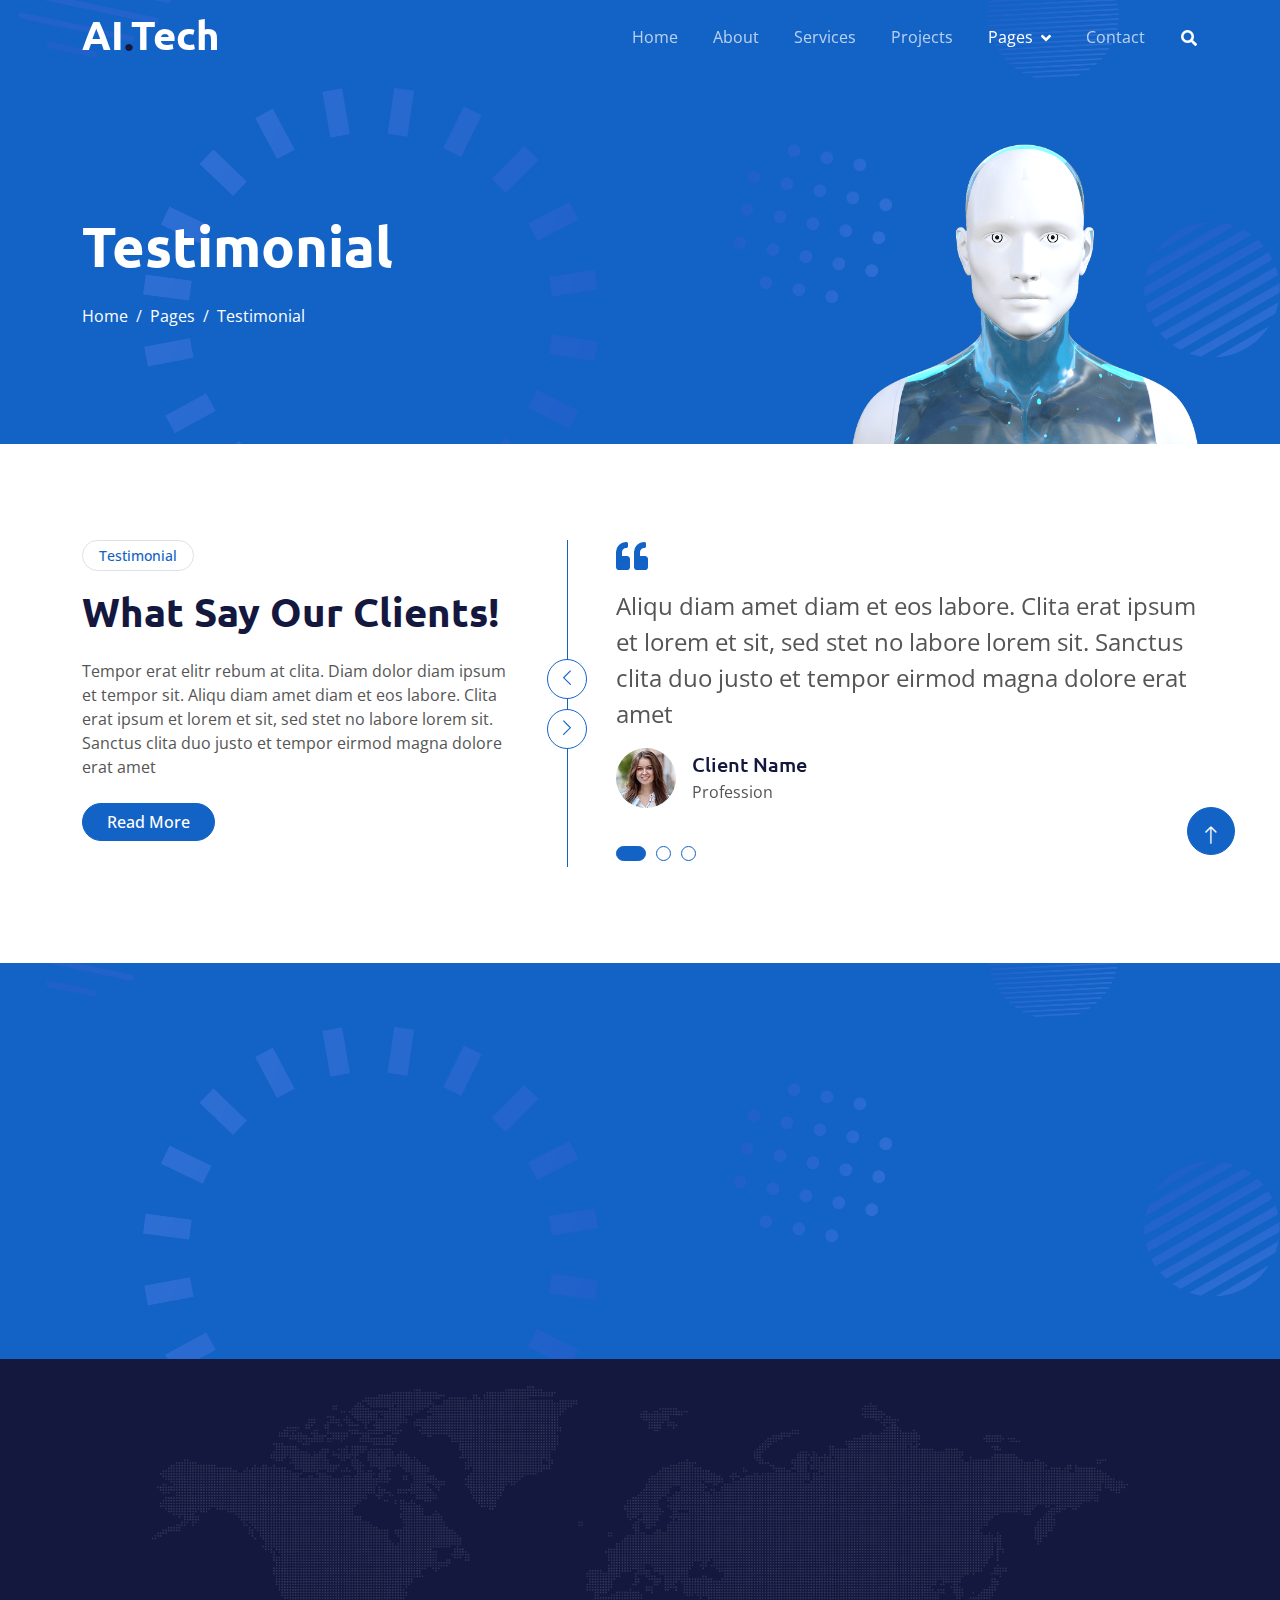
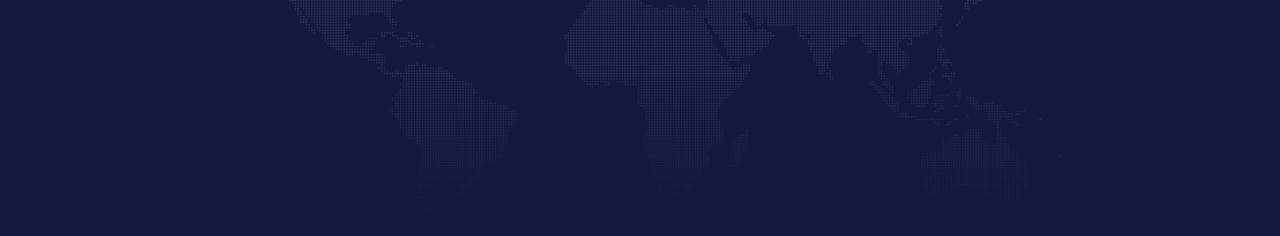
<file: testimonial.html>
<!DOCTYPE html>
<html lang="en">

<head>
    <meta charset="utf-8">
    <title>AI.Tech - Artificial Intelligence HTML Template</title>
    <meta content="width=device-width, initial-scale=1.0" name="viewport">
    <meta content="" name="keywords">
    <meta content="" name="description">

    <!-- Favicon -->
    <link href="img/favicon.ico" rel="icon">

    <!-- Google Web Fonts -->
    <link rel="preconnect" href="https://fonts.googleapis.com">
    <link rel="preconnect" href="https://fonts.gstatic.com" crossorigin>
    <link href="https://fonts.googleapis.com/css2?family=Open+Sans:wght@400;600&family=Ubuntu:wght@500;700&display=swap"
        rel="stylesheet">

    <!-- Icon Font Stylesheet -->
    <link href="https://cdnjs.cloudflare.com/ajax/libs/font-awesome/5.10.0/css/all.min.css" rel="stylesheet">
    <link href="https://cdn.jsdelivr.net/npm/bootstrap-icons@1.4.1/font/bootstrap-icons.css" rel="stylesheet">

    <!-- Libraries Stylesheet -->
    <link href="lib/animate/animate.min.css" rel="stylesheet">
    <link href="lib/owlcarousel/assets/owl.carousel.min.css" rel="stylesheet">

    <!-- Customized Bootstrap Stylesheet -->
    <link href="css/bootstrap.min.css" rel="stylesheet">

    <!-- Template Stylesheet -->
    <link href="css/style.css" rel="stylesheet">
</head>

<body>
    <!-- Spinner Start -->
    <div id="spinner"
        class="show bg-white position-fixed translate-middle w-100 vh-100 top-50 start-50 d-flex align-items-center justify-content-center">
        <div class="spinner-grow text-primary" style="width: 3rem; height: 3rem;" role="status">
            <span class="sr-only">Loading...</span>
        </div>
    </div>
    <!-- Spinner End -->


    <!-- Navbar Start -->
    <div class="container-fluid sticky-top">
        <div class="container">
            <nav class="navbar navbar-expand-lg navbar-dark p-0">
                <a href="index.html" class="navbar-brand">
                    <h1 class="text-white">AI<span class="text-dark">.</span>Tech</h1>
                </a>
                <button type="button" class="navbar-toggler ms-auto me-0" data-bs-toggle="collapse"
                    data-bs-target="#navbarCollapse">
                    <span class="navbar-toggler-icon"></span>
                </button>
                <div class="collapse navbar-collapse" id="navbarCollapse">
                    <div class="navbar-nav ms-auto">
                        <a href="index.html" class="nav-item nav-link">Home</a>
                        <a href="about.html" class="nav-item nav-link">About</a>
                        <a href="service.html" class="nav-item nav-link">Services</a>
                        <a href="project.html" class="nav-item nav-link">Projects</a>
                        <div class="nav-item dropdown">
                            <a href="#" class="nav-link dropdown-toggle active" data-bs-toggle="dropdown">Pages</a>
                            <div class="dropdown-menu bg-light mt-2">
                                <a href="feature.html" class="dropdown-item">Features</a>
                                <a href="team.html" class="dropdown-item">Our Team</a>
                                <a href="faq.html" class="dropdown-item">FAQs</a>
                                <a href="testimonial.html" class="dropdown-item active">Testimonial</a>
                                <a href="404.html" class="dropdown-item">404 Page</a>
                            </div>
                        </div>
                        <a href="contact.html" class="nav-item nav-link">Contact</a>
                    </div>
                    <butaton type="button" class="btn text-white p-0 d-none d-lg-block" data-bs-toggle="modal"
                        data-bs-target="#searchModal"><i class="fa fa-search"></i></butaton>
                </div>
            </nav>
        </div>
    </div>
    <!-- Navbar End -->


    <!-- Hero Start -->
    <div class="container-fluid pt-5 bg-primary hero-header">
        <div class="container pt-5">
            <div class="row g-5 pt-5">
                <div class="col-lg-6 align-self-center text-center text-lg-start mb-lg-5">
                    <h1 class="display-4 text-white mb-4 animated slideInRight">Testimonial</h1>
                    <nav aria-label="breadcrumb">
                        <ol class="breadcrumb justify-content-center justify-content-lg-start mb-0">
                            <li class="breadcrumb-item"><a class="text-white" href="#">Home</a></li>
                            <li class="breadcrumb-item"><a class="text-white" href="#">Pages</a></li>
                            <li class="breadcrumb-item text-white active" aria-current="page">Testimonial</li>
                        </ol>
                    </nav>
                </div>
                <div class="col-lg-6 align-self-end text-center text-lg-end">
                    <img class="img-fluid" src="img/hero-img.png" alt="" style="max-height: 300px;">
                </div>
            </div>
        </div>
    </div>
    <!-- Hero End -->


    <!-- Full Screen Search Start -->
    <div class="modal fade" id="searchModal" tabindex="-1">
        <div class="modal-dialog modal-fullscreen">
            <div class="modal-content" style="background: rgba(20, 24, 62, 0.7);">
                <div class="modal-header border-0">
                    <button type="button" class="btn btn-square bg-white btn-close" data-bs-dismiss="modal"
                        aria-label="Close"></button>
                </div>
                <div class="modal-body d-flex align-items-center justify-content-center">
                    <div class="input-group" style="max-width: 600px;">
                        <input type="text" class="form-control bg-transparent border-light p-3"
                            placeholder="Type search keyword">
                        <button class="btn btn-light px-4"><i class="bi bi-search"></i></button>
                    </div>
                </div>
            </div>
        </div>
    </div>
    <!-- Full Screen Search End -->


    <!-- Testimonial Start -->
    <div class="container-xxl py-5">
        <div class="container py-5">
            <div class="row g-5">
                <div class="col-lg-5 wow fadeIn" data-wow-delay="0.1s">
                    <div class="btn btn-sm border rounded-pill text-primary px-3 mb-3">Testimonial</div>
                    <h1 class="mb-4">What Say Our Clients!</h1>
                    <p class="mb-4">Tempor erat elitr rebum at clita. Diam dolor diam ipsum et tempor sit. Aliqu diam
                        amet diam et eos labore. Clita erat ipsum et lorem et sit, sed stet no labore lorem sit. Sanctus
                        clita duo justo et tempor eirmod magna dolore erat amet</p>
                    <a class="btn btn-primary rounded-pill px-4" href="">Read More</a>
                </div>
                <div class="col-lg-7 wow fadeIn" data-wow-delay="0.5s">
                    <div class="owl-carousel testimonial-carousel border-start border-primary">
                        <div class="testimonial-item ps-5">
                            <i class="fa fa-quote-left fa-2x text-primary mb-3"></i>
                            <p class="fs-4">Aliqu diam amet diam et eos labore. Clita erat ipsum et lorem et sit, sed stet no labore lorem sit. Sanctus clita duo justo et tempor eirmod magna dolore erat amet</p>
                            <div class="d-flex align-items-center">
                                <img class="img-fluid flex-shrink-0 rounded-circle" src="img/testimonial-1.jpg"
                                    style="width: 60px; height: 60px;">
                                <div class="ps-3">
                                    <h5 class="mb-1">Client Name</h5>
                                    <span>Profession</span>
                                </div>
                            </div>
                        </div>
                        <div class="testimonial-item ps-5">
                            <i class="fa fa-quote-left fa-2x text-primary mb-3"></i>
                            <p class="fs-4">Aliqu diam amet diam et eos labore. Clita erat ipsum et lorem et sit, sed stet no labore lorem sit. Sanctus clita duo justo et tempor eirmod magna dolore erat amet</p>
                            <div class="d-flex align-items-center">
                                <img class="img-fluid flex-shrink-0 rounded-circle" src="img/testimonial-2.jpg"
                                    style="width: 60px; height: 60px;">
                                <div class="ps-3">
                                    <h5 class="mb-1">Client Name</h5>
                                    <span>Profession</span>
                                </div>
                            </div>
                        </div>
                        <div class="testimonial-item ps-5">
                            <i class="fa fa-quote-left fa-2x text-primary mb-3"></i>
                            <p class="fs-4">Aliqu diam amet diam et eos labore. Clita erat ipsum et lorem et sit, sed stet no labore lorem sit. Sanctus clita duo justo et tempor eirmod magna dolore erat amet</p>
                            <div class="d-flex align-items-center">
                                <img class="img-fluid flex-shrink-0 rounded-circle" src="img/testimonial-3.jpg"
                                    style="width: 60px; height: 60px;">
                                <div class="ps-3">
                                    <h5 class="mb-1">Client Name</h5>
                                    <span>Profession</span>
                                </div>
                            </div>
                        </div>
                    </div>
                </div>
            </div>
        </div>
    </div>
    <!-- Testimonial End -->


    <!-- Newsletter Start -->
    <div class="container-fluid bg-primary newsletter py-5">
        <div class="container">
            <div class="row g-5 align-items-center">
                <div class="col-md-5 ps-lg-0 pt-5 pt-md-0 text-start wow fadeIn" data-wow-delay="0.3s">
                    <img class="img-fluid" src="img/newsletter.png" alt="">
                </div>
                <div class="col-md-7 py-5 newsletter-text wow fadeIn" data-wow-delay="0.5s">
                    <div class="btn btn-sm border rounded-pill text-white px-3 mb-3">Newsletter</div>
                    <h1 class="text-white mb-4">Let's subscribe the newsletter</h1>
                    <div class="position-relative w-100 mt-3 mb-2">
                        <input class="form-control border-0 rounded-pill w-100 ps-4 pe-5" type="text"
                            placeholder="Enter Your Email" style="height: 48px;">
                        <button type="button" class="btn shadow-none position-absolute top-0 end-0 mt-1 me-2"><i
                                class="fa fa-paper-plane text-primary fs-4"></i></button>
                    </div>
                    <small class="text-white-50">Diam sed sed dolor stet amet eirmod</small>
                </div>
            </div>
        </div>
    </div>
    <!-- Newsletter End -->


    <!-- Footer Start -->
    <div class="container-fluid bg-dark text-white-50 footer pt-5">
        <div class="container py-5">
            <div class="row g-5">
                <div class="col-md-6 col-lg-3 wow fadeIn" data-wow-delay="0.1s">
                    <a href="index.html" class="d-inline-block mb-3">
                        <h1 class="text-white">AI<span class="text-primary">.</span>Tech</h1>
                    </a>
                    <p class="mb-0">Tempor erat elitr rebum at clita. Diam dolor diam ipsum et tempor sit. Aliqu diam
                        amet diam et eos labore. Clita erat ipsum et lorem et sit, sed stet no labore lorem sit. Sanctus
                        clita duo justo et tempor</p>
                </div>
                <div class="col-md-6 col-lg-3 wow fadeIn" data-wow-delay="0.3s">
                    <h5 class="text-white mb-4">Get In Touch</h5>
                    <p><i class="fa fa-map-marker-alt me-3"></i>123 Street, New York, USA</p>
                    <p><i class="fa fa-phone-alt me-3"></i>+012 345 67890</p>
                    <p><i class="fa fa-envelope me-3"></i>info@example.com</p>
                    <div class="d-flex pt-2">
                        <a class="btn btn-outline-light btn-social" href=""><i class="fab fa-twitter"></i></a>
                        <a class="btn btn-outline-light btn-social" href=""><i class="fab fa-facebook-f"></i></a>
                        <a class="btn btn-outline-light btn-social" href=""><i class="fab fa-youtube"></i></a>
                        <a class="btn btn-outline-light btn-social" href=""><i class="fab fa-instagram"></i></a>
                        <a class="btn btn-outline-light btn-social" href=""><i class="fab fa-linkedin-in"></i></a>
                    </div>
                </div>
                <div class="col-md-6 col-lg-3 wow fadeIn" data-wow-delay="0.5s">
                    <h5 class="text-white mb-4">Popular Link</h5>
                    <a class="btn btn-link" href="">About Us</a>
                    <a class="btn btn-link" href="">Contact Us</a>
                    <a class="btn btn-link" href="">Privacy Policy</a>
                    <a class="btn btn-link" href="">Terms & Condition</a>
                    <a class="btn btn-link" href="">Career</a>
                </div>
                <div class="col-md-6 col-lg-3 wow fadeIn" data-wow-delay="0.7s">
                    <h5 class="text-white mb-4">Our Services</h5>
                    <a class="btn btn-link" href="">Robotic Automation</a>
                    <a class="btn btn-link" href="">Machine learning</a>
                    <a class="btn btn-link" href="">Predictive Analysis</a>
                    <a class="btn btn-link" href="">Data Science</a>
                    <a class="btn btn-link" href="">Robot Technology</a>
                </div>
            </div>
        </div>
        <div class="container wow fadeIn" data-wow-delay="0.1s">
            <div class="copyright">
                <div class="row">
                    <div class="col-md-6 text-center text-md-start mb-3 mb-md-0">
                        &copy; <a class="border-bottom" href="#">Your Site Name</a>, All Right Reserved.

                        <!--/*** This template is free as long as you keep the footer author’s credit link/attribution link/backlink. If you'd like to use the template without the footer author’s credit link/attribution link/backlink, you can purchase the Credit Removal License from "https://htmlcodex.com/credit-removal". Thank you for your support. ***/-->
                        Designed By <a class="border-bottom" href="https://htmlcodex.com">HTML Codex</a> Distributed By <a class="border-bottom" href="https://themewagon.com">ThemeWagon</a>
                    </div>
                    <div class="col-md-6 text-center text-md-end">
                        <div class="footer-menu">
                            <a href="">Home</a>
                            <a href="">Cookies</a>
                            <a href="">Help</a>
                            <a href="">FAQs</a>
                        </div>
                    </div>
                </div>
            </div>
        </div>
    </div>
    <!-- Footer End -->


    <!-- Back to Top -->
    <a href="#" class="btn btn-lg btn-primary btn-lg-square back-to-top pt-2"><i class="bi bi-arrow-up"></i></a>


    <!-- JavaScript Libraries -->
    <script src="https://ajax.googleapis.com/ajax/libs/jquery/3.6.1/jquery.min.js"></script>
    <script src="https://cdn.jsdelivr.net/npm/bootstrap@5.0.0/dist/js/bootstrap.bundle.min.js"></script>
    <script src="lib/wow/wow.min.js"></script>
    <script src="lib/easing/easing.min.js"></script>
    <script src="lib/waypoints/waypoints.min.js"></script>
    <script src="lib/counterup/counterup.min.js"></script>
    <script src="lib/owlcarousel/owl.carousel.min.js"></script>

    <!-- Template Javascript -->
    <script src="js/main.js"></script>
</body>

</html>
</file>
<file: css/style.css>
/********** Template CSS **********/
:root {
    /* --primary: #1363C6; */
    --primary: #1363C6;

    --secondary: #15ACE1;
    --light: #F4F7FE;
    --dark: #14183E;
}


/*** Spinner ***/
#spinner {
    opacity: 0;
    visibility: hidden;
    transition: opacity .5s ease-out, visibility 0s linear .5s;
    z-index: 99999;
}

#spinner.show {
    transition: opacity .5s ease-out, visibility 0s linear 0s;
    visibility: visible;
    opacity: 1;
}

.back-to-top {
    position: fixed;
    display: none;
    right: 45px;
    bottom: 45px;
    z-index: 99;
}


/*** Heading ***/
h1,
h2,
h3,
.fw-bold {
    font-weight: 700 !important;
}

h4,
h5,
h6,
.fw-medium {
    font-weight: 500 !important;
}


/*** Button ***/
.btn {
    font-weight: 500;
    transition: .5s;
}

.btn-square {
    width: 38px;
    height: 38px;
}

.btn-sm-square {
    width: 32px;
    height: 32px;
}

.btn-lg-square {
    width: 48px;
    height: 48px;
}

.btn-square,
.btn-sm-square,
.btn-lg-square {
    padding: 0;
    display: flex;
    align-items: center;
    justify-content: center;
    font-weight: normal;
    border-radius: 50px;
}


/*** Navbar ***/
.sticky-top {
    top: -150px;
    transition: .5s;
}

.navbar {
    padding: 11px 0 !important;
    height: 75px;
}

.navbar .navbar-nav .nav-link {
    margin-right: 35px;
    padding: 0;
    color: rgba(255, 255, 255, .7);
    outline: none;
}

.navbar .navbar-nav .nav-link:hover,
.navbar .navbar-nav .nav-link.active {
    color: rgba(255, 255, 255, 1);
}

.navbar .dropdown-toggle::after {
    border: none;
    content: "\f107";
    font-family: "Font Awesome 5 Free";
    font-weight: 900;
    vertical-align: middle;
    margin-left: 8px;
}

@media (max-width: 991.98px) {
    .navbar .navbar-nav {
        padding: 0 15px;
        background: var(--primary);
    }

    .navbar .navbar-nav .nav-link  {
        margin-right: 0;
        padding: 10px 0;
    }
}

@media (min-width: 992px) {
    .navbar .nav-item .dropdown-menu {
        display: block;
        border: none;
        margin-top: 0;
        top: 150%;
        opacity: 0;
        visibility: hidden;
        transition: .5s;
    }

    .navbar .nav-item:hover .dropdown-menu {
        top: 100%;
        visibility: visible;
        transition: .5s;
        opacity: 1;
    }
}


/*** Hero Header ***/
.hero-header {
    margin-top: -75px;
    background: url(../img/bg-hero.png) center center no-repeat;
    background-size: cover;
}

.hero-header .breadcrumb-item+.breadcrumb-item::before {
    color: var(--light);
}


/*** Section Title ***/
.section-title::before {
    position: absolute;
    content: "";
    width: 45px;
    height: 4px;
    bottom: 0;
    left: 0;
    background: var(--dark);
}

.section-title::after {
    position: absolute;
    content: "";
    width: 4px;
    height: 4px;
    bottom: 0;
    left: 50px;
    background: var(--dark);
}

.section-title.text-center::before {
    left: 50%;
    margin-left: -25px;
}

.section-title.text-center::after {
    left: 50%;
    margin-left: 25px;
}

.section-title h6::before,
.section-title h6::after {
    position: absolute;
    content: "";
    width: 10px;
    height: 10px;
    top: 2px;
    left: 0;
    background: rgba(33, 66, 177, .5);
}

.section-title h6::after {
    top: 5px;
    left: 3px;
}


/*** About ***/
.about-img {
    position: relative;
    overflow: hidden;
}
@media (min-width: 992px) {
    .about-img img {
        max-width: 400px; /* Set your desired max width here */
        margin: 0 auto;
    }
}

.about-img::after {
    position: absolute;
    content: "";
    width: 100%;
    height: 100%;
    top: 0;
    left: 0;
    background: url(../img/bg-about-img.png) top left no-repeat;
    background-size: contain;
}
/* ---- Notification ---- */
.notification {
    display: flex;
    flex-direction: column;
    isolation: isolate;
    position: relative;
    width: 100%;
    /* height: 8rem; */
    padding-bottom: 1rem;
    background: #29292c;
    border-radius: 1rem;
    overflow: hidden;
    font-family: 'Gill Sans', 'Gill Sans MT', Calibri, 'Trebuchet MS', sans-serif;
    font-size: 16px;
    --gradient: linear-gradient(to bottom, #2eadff, #3d83ff, #7e61ff);
    --color: #32a6ff
  }
  
  .notification:before {
    position: absolute;
    content: "";
    inset: 0.0625rem;
    border-radius: 0.9375rem;
    background: #18181b;
    z-index: 2
  }
  
  .notification:after {
    position: absolute;
    content: "";
    width: 0.25rem;
    inset: 0.65rem auto 0.65rem 0.5rem;
    border-radius: 0.125rem;
    background: var(--gradient);
    transition: transform 300ms ease;
    z-index: 4;
    margin-left: 0.5rem;
  }
  
  .notification:hover:after {
    transform: translateX(0.15rem)
  }
  
  .notititle {
    color: var(--color);
    padding: 0.65rem 0.25rem 0.4rem 2rem;
    font-weight: 500;
    font-size: 1.1rem;
    transition: transform 300ms ease;
    z-index: 5;
  }
  
  .notification:hover .notititle {
    transform: translateX(0.15rem)
  }
  
  .notibody {
    color: #99999d;
    padding: 0 2rem;
    transition: transform 300ms ease;
    z-index: 5;
  }
  
  .notification:hover .notibody {
    transform: translateX(0.25rem)
  }
  
  .notiglow,
  .notiborderglow {
    position: absolute;
    width: 20rem;
    height: 20rem;
    transform: translate(-50%, -50%);
    background: radial-gradient(circle closest-side at center, white, transparent);
    opacity: 0;
    transition: opacity 300ms ease;
  }
  
  .notiglow {
    z-index: 3;
  }
  
  .notiborderglow {
    z-index: 1;
  }
  
  .notification:hover .notiglow {
    opacity: 0.1
  }
  
  .notification:hover .notiborderglow {
    opacity: 0.1
  }
  
  .note {
    color: var(--color);
    position: fixed;
    top: 80%;
    left: 50%;
    transform: translateX(-50%);
    text-align: center;
    font-size: 0.9rem;
    width: 75%;
  }

/*** Service ***/
.service-item {
    position: relative;
    padding: 45px 30px;
    background: #FFFFFF;
    transition: .5s;
}

.service-item:hover {
    background: var(--primary);
}

.service-item .service-icon {
    margin: 0 auto 20px auto;
    width: 90px;
    height: 90px;
    color: var(--primary);
    background: var(--light);
    transition: .5s;
}

.service-item:hover .service-icon {
    background: #FFFFFF;
}

.service-item h5,
.service-item p {
    transition: .5s;
}

.service-item:hover h5,
.service-item:hover p {
    color: #FFFFFF;
}

.service-item a.btn {
    position: relative;
    display: flex;
    color: var(--primary);
    transition: .5s;
    z-index: 1;
}

.service-item:hover a.btn {
    color: var(--primary);
}

.service-item a.btn::before {
    position: absolute;
    content: "";
    width: 35px;
    height: 35px;
    top: 0;
    left: 0;
    border-radius: 35px;
    background: var(--light);
    transition: .5s;
    z-index: -1;
}

.service-item:hover a.btn::before {
    width: 100%;
    background: var(--light);
}


/*** Feature ***/
.feature {
    background: url(../img/bg-hero.png) center center no-repeat;
    background-size: cover;
}


/*** Newsletter ***/
.newsletter {
    background: url(../img/bg-hero.png) center center no-repeat;
    background-size: cover;
}

@media (min-width: 992px) {
    .newsletter .container {
        max-width: 100% !important;
    }

    .newsletter .newsletter-text  {
        padding-right: calc(((100% - 960px) / 2) + .75rem);
    }
}

@media (min-width: 1200px) {
    .newsletter .newsletter-text  {
        padding-right: calc(((100% - 1140px) / 2) + .75rem);
    }
}

@media (min-width: 1400px) {
    .newsletter .newsletter-text  {
        padding-right: calc(((100% - 1320px) / 2) + .75rem);
    }
}


/*** Case Study ***/
.case-item img {
    transition: .5s;
}
  
.case-item:hover img {
    transform: scale(1.2);
}
  
.case-overlay {
    position: absolute;
    padding: 30px;
    width: 100%;
    height: 100%;
    top: 0;
    left: 0;
    display: flex;
    flex-direction: column;
    align-items: flex-start;
    justify-content: flex-end;
    background: linear-gradient(rgba(20, 24, 62, 0), var(--dark));
    z-index: 1;
}

.case-overlay small {
    display: inline-block;
    padding: 3px 15px;
    color: #FFFFFF;
    background: rgba(20, 24, 62, .7);
    border-radius: 25px;
    margin-bottom: 15px;
}

.case-overlay span.btn:hover {
    color: var(--primary);
    background: #FFFFFF;
    border-color: #FFFFFF;
}


/*** FAQs ***/
.accordion .accordion-item {
    border: none;
    margin-bottom: 15px;
}

.accordion .accordion-button {
    background: var(--light);
    border-radius: 2px;
}

.accordion .accordion-button:not(.collapsed) {
    color: #FFFFFF;
    background: var(--primary);
    box-shadow: none;
}

.accordion .accordion-button:not(.collapsed)::after {
    background-image: url("data:image/svg+xml,%3csvg xmlns='http://www.w3.org/2000/svg' viewBox='0 0 16 16' fill='%23fff'%3e%3cpath fill-rule='evenodd' d='M1.646 4.646a.5.5 0 0 1 .708 0L8 10.293l5.646-5.647a.5.5 0 0 1 .708.708l-6 6a.5.5 0 0 1-.708 0l-6-6a.5.5 0 0 1 0-.708z'/%3e%3c/svg%3e");
}

.accordion .accordion-body {
    padding: 15px 0 0 0;
}


/*** Testimonial ***/
.testimonial-carousel {
    position: relative;
}

.testimonial-carousel .owl-nav {
    position: absolute;
    width: 40px;
    height: 100%;
    top: calc(50% - 50px);
    left: -21px;
    display: flex;
    flex-direction: column;
    align-items: center;
}

.testimonial-carousel .owl-nav .owl-prev,
.testimonial-carousel .owl-nav .owl-next {
    margin: 5px 0;
    width: 40px;
    height: 40px;
    display: flex;
    align-items: center;
    justify-content: center;
    color: var(--primary);
    background: #FFFFFF;
    border: 1px solid var(--primary);
    border-radius: 40px;
    font-size: 18px;
    transition: .5s;
}

.testimonial-carousel .owl-nav .owl-prev:hover,
.testimonial-carousel .owl-nav .owl-next:hover {
    background: var(--primary);
    color: #FFFFFF;
}

.testimonial-carousel .owl-dots {
    margin-top: 35px;
    margin-left: 3rem;
}

.testimonial-carousel .owl-dot {
    position: relative;
    display: inline-block;
    margin-right: 10px;
    width: 15px;
    height: 15px;
    background: #FFFFFF;
    border: 1px solid var(--primary);
    border-radius: 15px;
    transition: .5s;
}

.testimonial-carousel .owl-dot.active {
    width: 30px;
    background: var(--primary);
}


/*** Team ***/
.team-item {
    transition: .5s;
    border: 1px solid transparent;
    transition: .5s;
}

.team-item:hover {

    border-color: var(--primary);
}


/*** Footer ***/
.footer {
    background: url(../img/footer.png) center center no-repeat;
    background-size: contain;
}

.footer .btn.btn-social {
    margin-right: 5px;
    width: 40px;
    height: 40px;
    display: flex;
    align-items: center;
    justify-content: center;
    color: rgba(255,255,255,.5);
    border: 1px solid rgba(256, 256, 256, .1);
    border-radius: 40px;
    transition: .3s;
}

.footer .btn.btn-social:hover {
    color: var(--primary);
}

.footer .btn.btn-link {
    display: block;
    margin-bottom: 10px;
    padding: 0;
    text-align: left;
    color: rgba(255,255,255,.5);
    font-weight: normal;
    transition: .3s;
}

.footer .btn.btn-link:hover {
    color: #FFFFFF;
}

.footer .btn.btn-link::before {
    position: relative;
    content: "\f105";
    font-family: "Font Awesome 5 Free";
    font-weight: 900;
    margin-right: 10px;
}

.footer .btn.btn-link:hover {
    letter-spacing: 1px;
    box-shadow: none;
}

.footer .copyright {
    padding: 25px 0;
    font-size: 14px;
    border-top: 1px solid rgba(256, 256, 256, .1);
}

.footer .copyright a {
    color: rgba(255,255,255,.5);
}

.footer .copyright a:hover {
    color: #FFFFFF;
}

.footer .footer-menu a {
    margin-right: 15px;
    padding-right: 15px;
    border-right: 1px solid rgba(255, 255, 255, .1);
}

.footer .footer-menu a:last-child {
    margin-right: 0;
    padding-right: 0;
    border-right: none;
}
</file>
